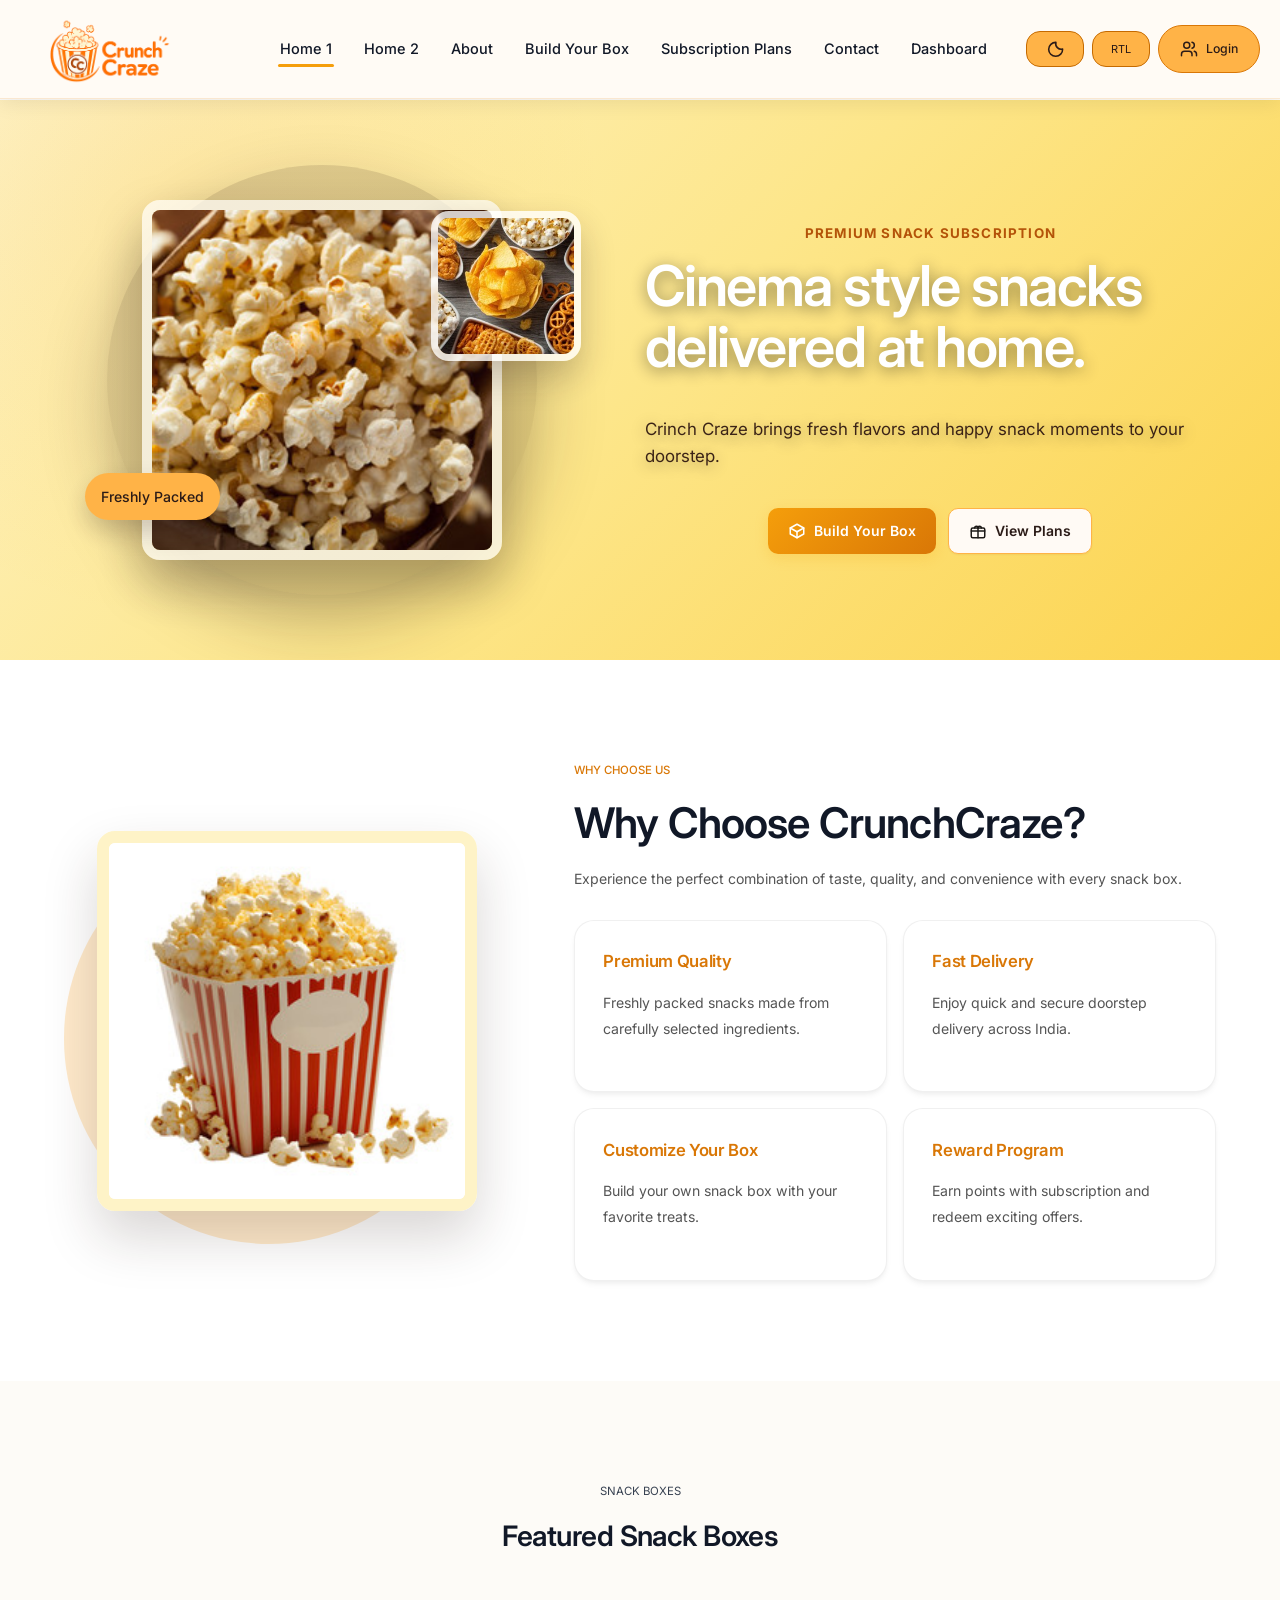
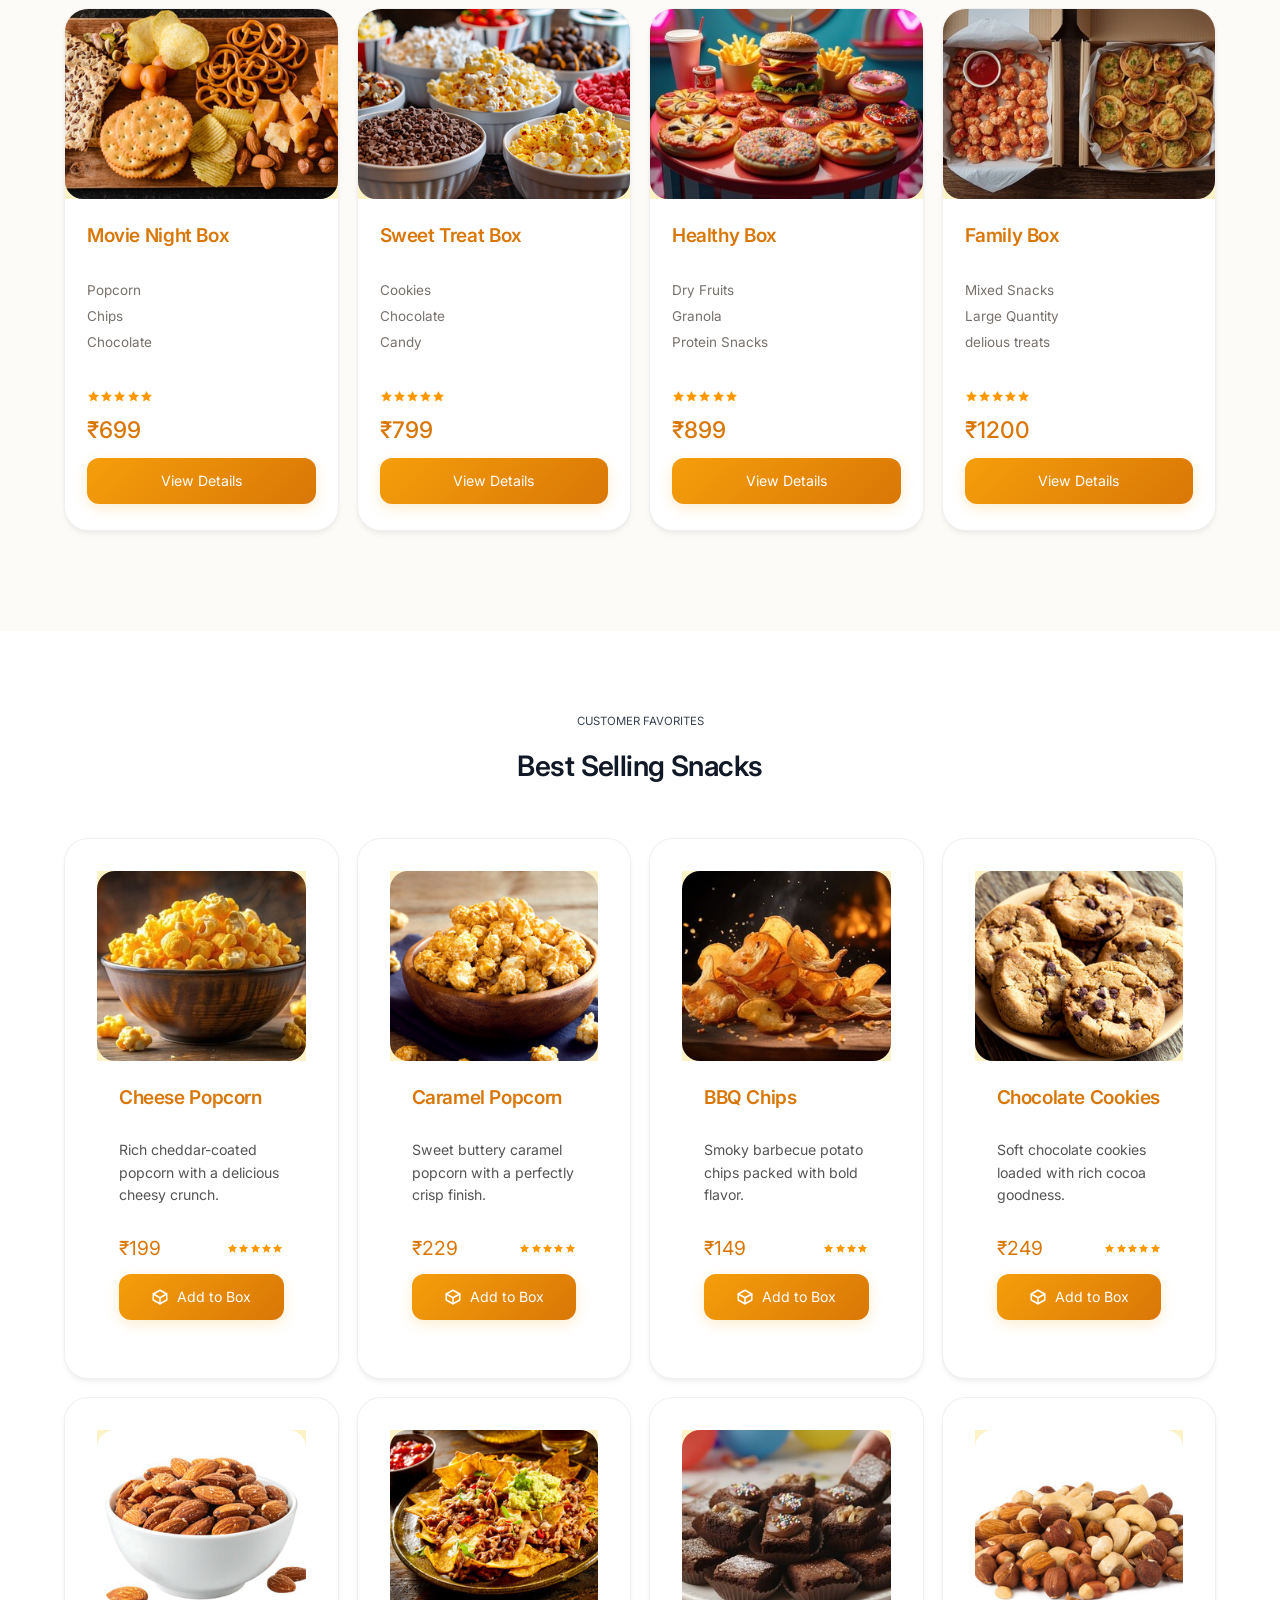
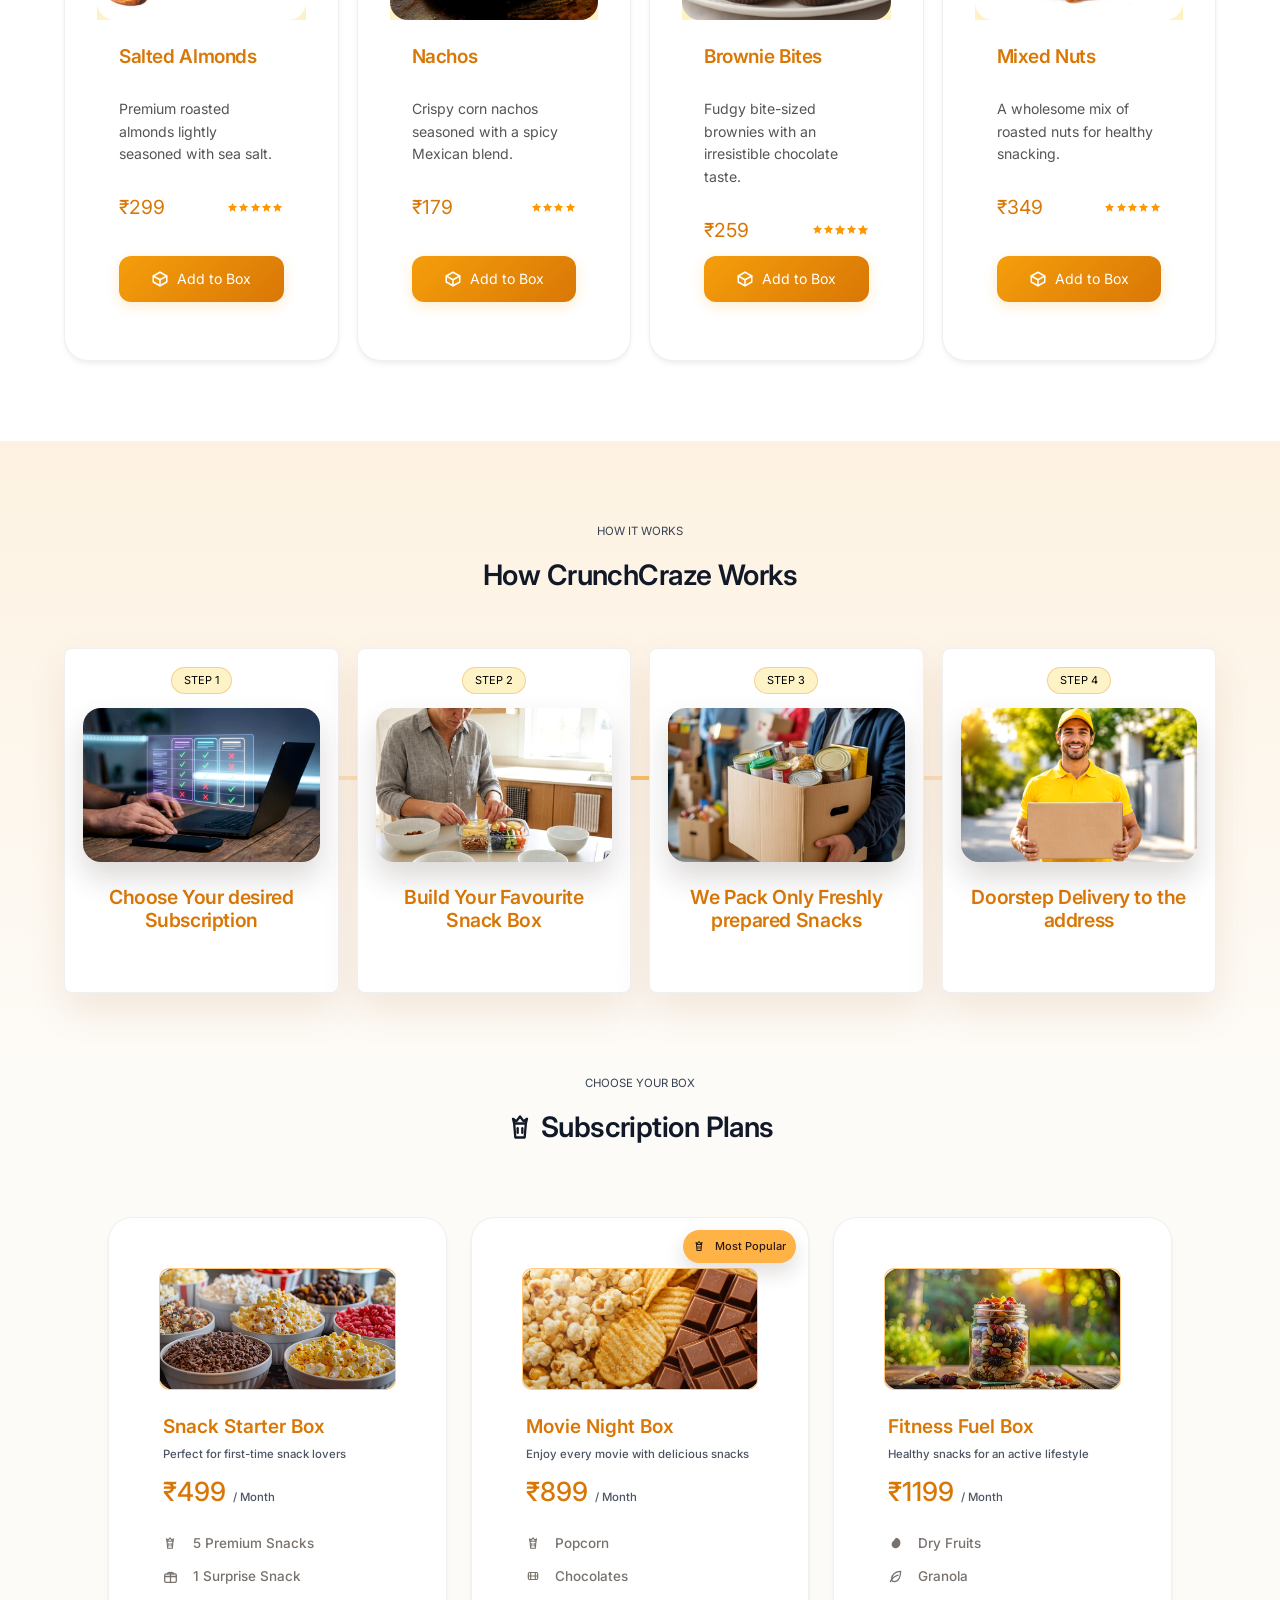
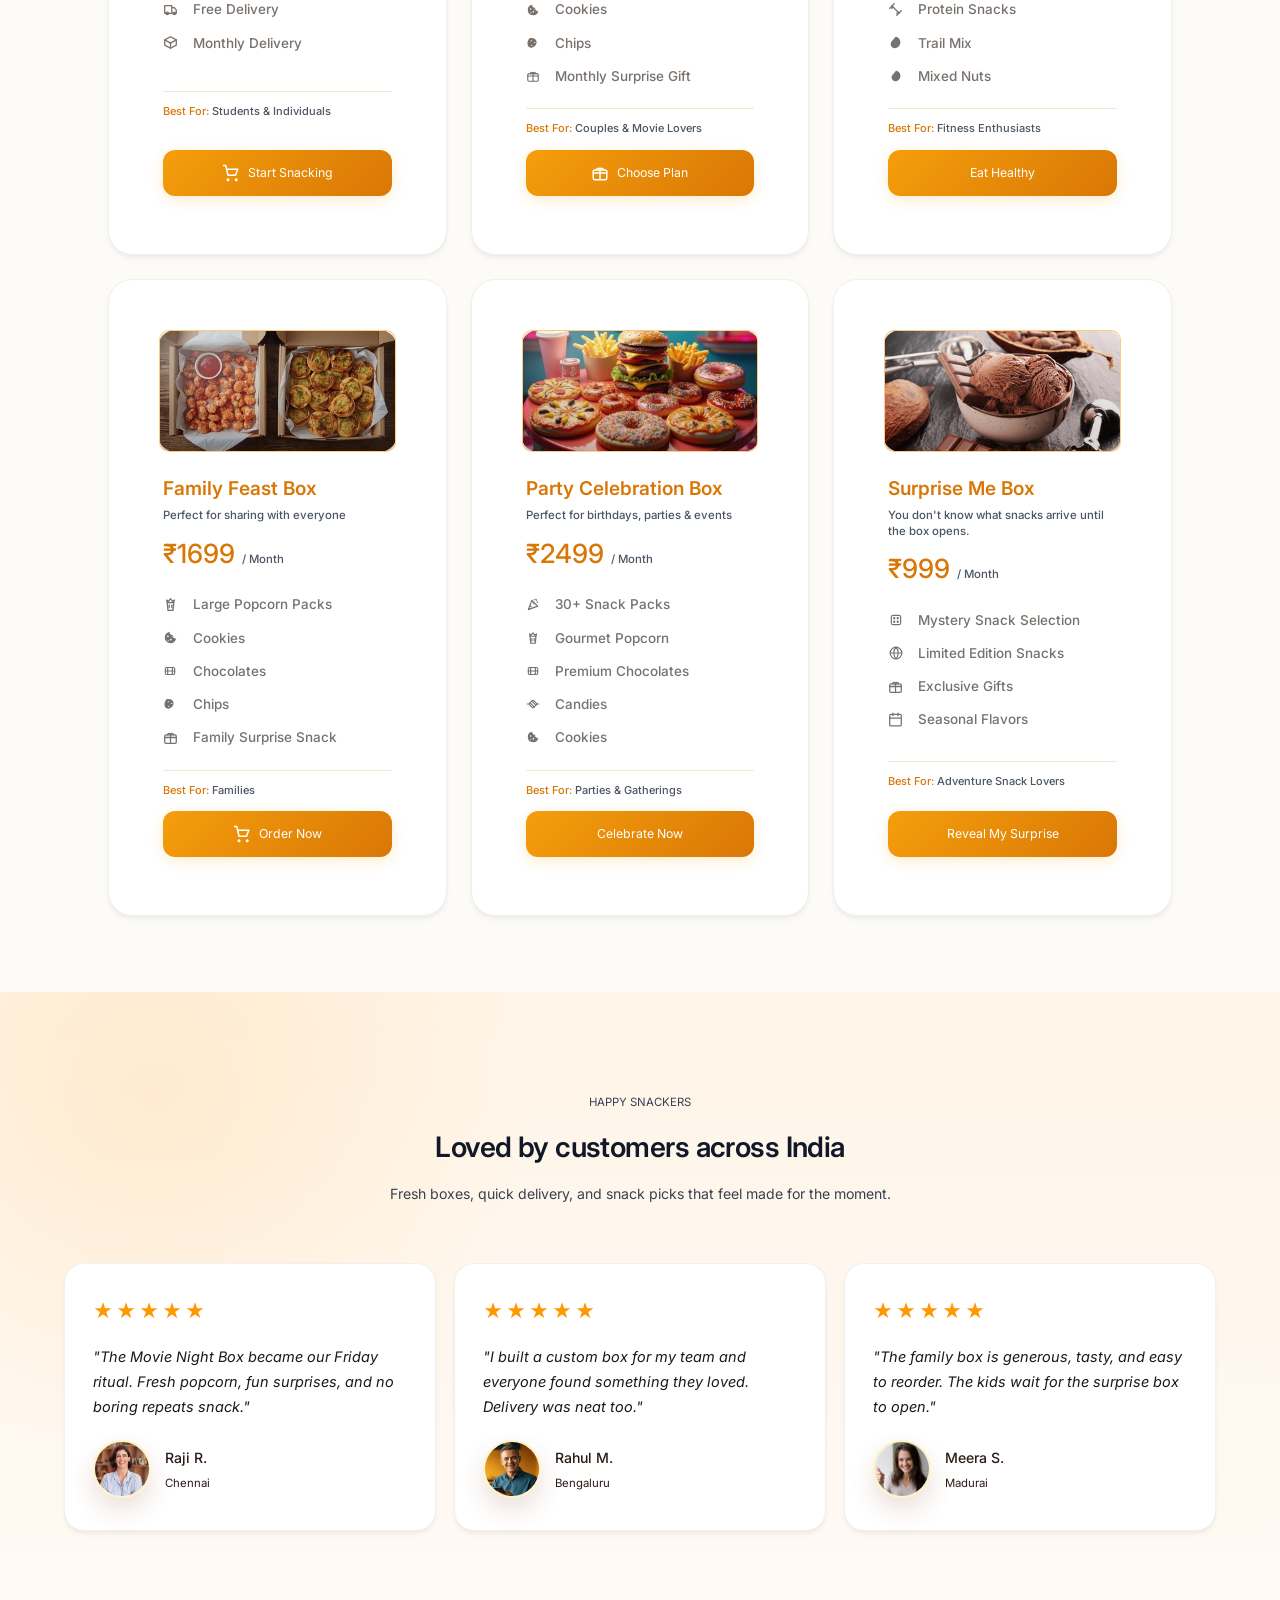
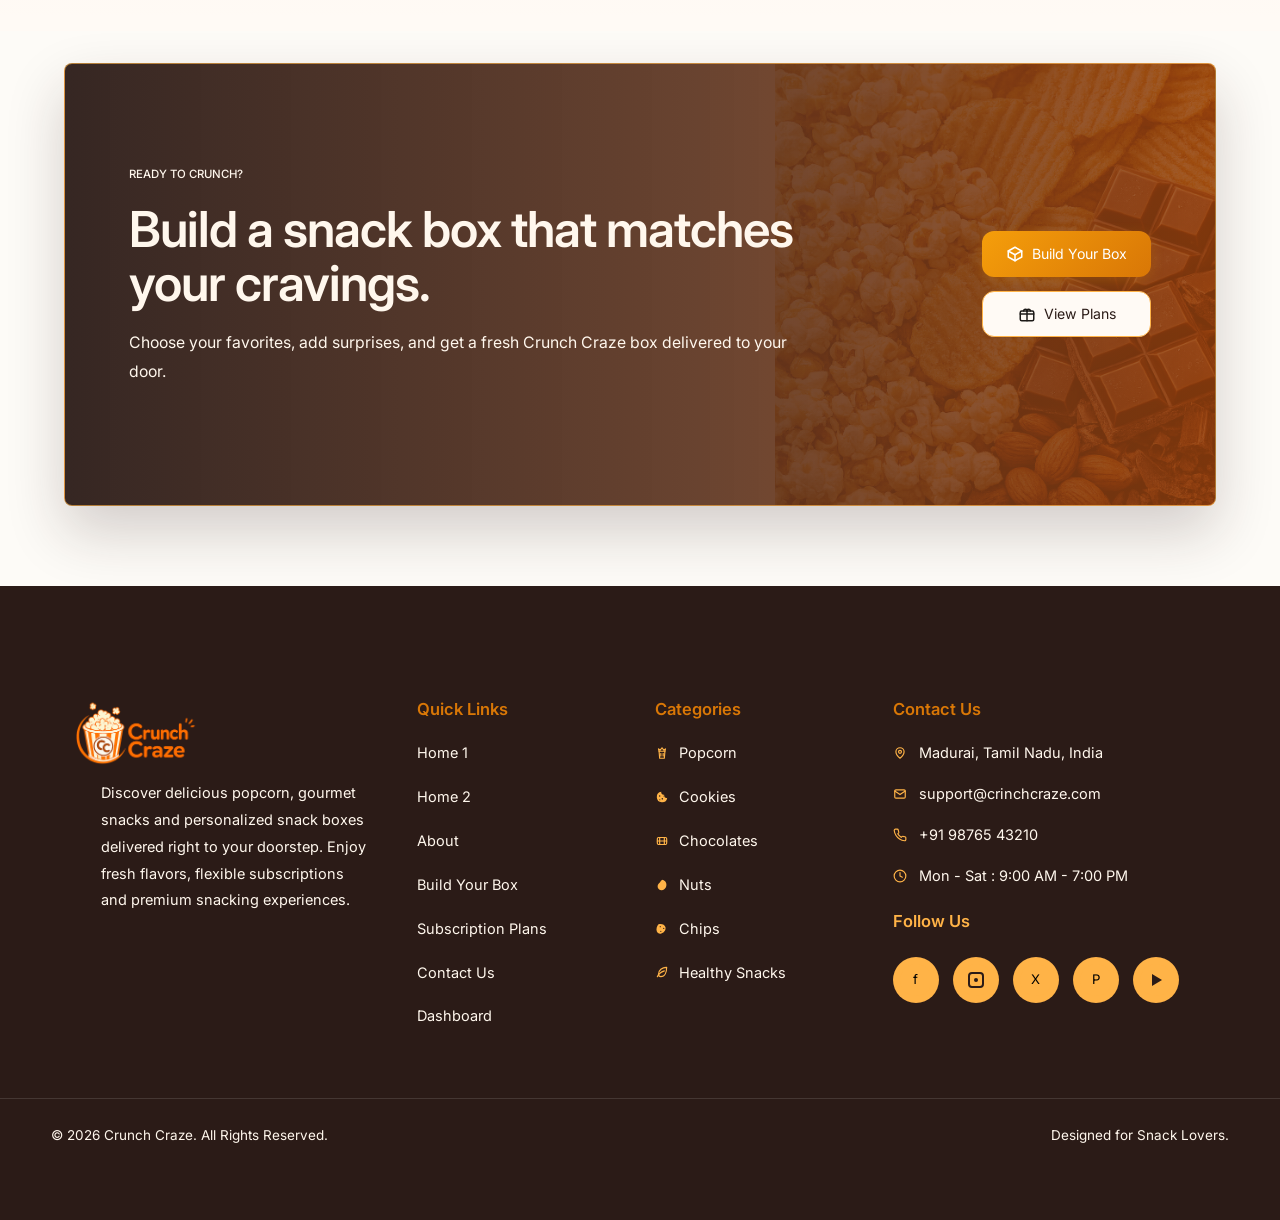
<file: index.html>
<!DOCTYPE html>
<html lang="en">

<head>
  <meta charset="UTF-8">
  <meta name="viewport" content="width=device-width, initial-scale=1.0">
  <title>Crinch Craze | Specialty Snack Subscription</title>
  <link rel="preconnect" href="https://fonts.googleapis.com">
  <link rel="preconnect" href="https://fonts.gstatic.com" crossorigin>
  <link href="https://fonts.googleapis.com/css2?family=Inter:wght@300;400;500;600;700;800&display=swap"
    rel="stylesheet">
  <link rel="icon" type="image/png" href="image/logo.png">
  <link rel="stylesheet" href="css/style.css">
</head>

<body>
  <div class="page" id="top">
    <header>
      <a class="brand" href="index.html" aria-label="Crunch Craze home">
        <img class="logo" src="image/logo.png" alt="Crunch Craze logo">
      </a>
      <div class="header-controls">
        <button class="dark-toggle" type="button" aria-label="Switch to dark mode"><i class="cc-icon cc-icon-moon"
            aria-hidden="true"></i></button>
        <button class="rtl-toggle" type="button" aria-label="Switch to RTL layout">RTL</button>
        <a class="auth-link login-link" href="login.html"><i class="cc-icon cc-icon-users" aria-hidden="true"></i> <span>Login</span></a>
        <button class="nav-toggle" type="button" aria-label="Toggle menu" aria-expanded="false"
          aria-controls="main-nav">
          <span></span>
          <span></span>
          <span></span>
        </button>
      </div>
      <nav id="main-nav" aria-label="Main navigation">
        <a href="index.html" aria-current="page">Home 1</a>
        <a href="home2.html">Home 2</a>
        <a href="about.html">About</a>
        <a href="build-your-box.html">Build Your Box</a>
        <a href="subscription-plans.html">Subscription Plans</a>
        <a href="contact.html">Contact</a>
        <a href="dashboard.html">Dashboard</a>
        <div class="nav-actions" aria-label="Quick controls">
          <button class="dark-toggle" type="button" aria-label="Switch to dark mode"><i class="cc-icon cc-icon-moon"
              aria-hidden="true"></i></button>
          <button class="rtl-toggle" type="button" aria-label="Switch to RTL layout">RTL</button>
          <a class="auth-link login-link" href="login.html"><i class="cc-icon cc-icon-users" aria-hidden="true"></i> <span>Login</span></a>
        </div>
      </nav>
    </header>

    <main>
      <section class="hero" aria-label="Crinch Craze hero">
        <div class="hero-visual">
          <div class="hero-badge">Freshly Packed</div>
          <img class="hero-main-image" src="image/a1.jpg" alt="A cup of gourmet popcorn">
          <img class="hero-mini-image" src="image/a2.jpg" alt="Popcorn snack detail">
        </div>
        <div class="hero-content">
          <p class="hero-kicker">Premium Snack Subscription</p>
          <h1>Cinema style snacks delivered at home.</h1>
          <p>
            Crinch Craze brings fresh flavors and happy snack moments to your doorstep.
          </p>
          <div class="actions">
            <a class="button primary" href="build-your-box.html">
              <i class="cc-icon cc-icon-package" aria-hidden="true"></i>
              Build Your Box
            </a>
            <a class="button" href="subscription-plans.html">
              View Plans
            </a>
          </div>
        </div>
      </section>

      <section class="why-choose" aria-labelledby="why-heading">
        <div class="why-image reveal-on-scroll">
          <img src="image/a3.jpg" alt="Popcorn bucket for CrunchCraze snacks">
        </div>
        <div class="why-content">
          <p class="section-kicker reveal-on-scroll">Why Choose Us</p>
          <h2 id="why-heading" class="reveal-on-scroll">Why Choose CrunchCraze?</h2>
          <p>
            Experience the perfect combination of taste, quality, and convenience with every snack box.
          </p>

          <div class="why-cards">
            <article class="why-card reveal-on-scroll">
              <i class="why-icon cc-icon cc-icon-popcorn" aria-hidden="true"></i>
              <h3>Premium Quality</h3>
              <p>Freshly packed snacks made from carefully selected ingredients.</p>
            </article>
            <article class="why-card reveal-on-scroll">
              <i class="why-icon cc-icon cc-icon-truck" aria-hidden="true"></i>
              <h3>Fast Delivery</h3>
              <p>Enjoy quick and secure doorstep delivery across India.</p>
            </article>
            <article class="why-card reveal-on-scroll">
              <i class="why-icon cc-icon cc-icon-package" aria-hidden="true"></i>
              <h3>Customize Your Box</h3>
              <p>Build your own snack box with your favorite treats.</p>
            </article>
            <article class="why-card reveal-on-scroll">
              <i class="why-icon cc-icon cc-icon-gift" aria-hidden="true"></i>
              <h3>Reward Program</h3>
              <p>Earn points with subscription and redeem exciting offers.</p>
            </article>
          </div>
        </div>
      </section>

      <section class="featured-boxes" aria-labelledby="featured-heading">
        <div class="section-header reveal-on-scroll">
          <p class="section-kicker">Snack Boxes</p>
          <h2 id="featured-heading">Featured Snack Boxes</h2>
        </div>

        <div class="box-cards">
          <article class="box-card reveal-on-scroll">
            <div class="box-image">
              <img src="image/a4.jpg" alt="Movie Night snack box with popcorn">
            </div>
            <div class="box-body">
              <h3>Movie Night Box</h3>
              <ul>
                <li>Popcorn</li>
                <li>Chips</li>
                <li>Chocolate</li>
              </ul>
              <div class="rating" aria-label="5 star rating"><i class="cc-icon cc-icon-star" aria-hidden="true"></i><i
                  class="cc-icon cc-icon-star" aria-hidden="true"></i><i class="cc-icon cc-icon-star"
                  aria-hidden="true"></i><i class="cc-icon cc-icon-star" aria-hidden="true"></i><i
                  class="cc-icon cc-icon-star" aria-hidden="true"></i></div>
              <div class="price">&#8377;699</div>
              <a class="button primary" href="#">View Details</a>
            </div>
          </article>

          <article class="box-card reveal-on-scroll">
            <div class="box-image">
              <img src="image/a5.png" alt="Sweet snack box">
            </div>
            <div class="box-body">
              <h3>Sweet Treat Box</h3>
              <ul>
                <li>Cookies</li>
                <li>Chocolate</li>
                <li>Candy</li>
              </ul>
              <div class="rating" aria-label="5 star rating"><i class="cc-icon cc-icon-star" aria-hidden="true"></i><i
                  class="cc-icon cc-icon-star" aria-hidden="true"></i><i class="cc-icon cc-icon-star"
                  aria-hidden="true"></i><i class="cc-icon cc-icon-star" aria-hidden="true"></i><i
                  class="cc-icon cc-icon-star" aria-hidden="true"></i></div>
              <div class="price">&#8377;799</div>
              <a class="button primary" href="#">View Details</a>
            </div>
          </article>

          <article class="box-card reveal-on-scroll">
            <div class="box-image">
              <img src="image/a6.png" alt="Healthy snack box">
            </div>
            <div class="box-body">
              <h3>Healthy Box</h3>
              <ul>
                <li>Dry Fruits</li>
                <li>Granola</li>
                <li>Protein Snacks</li>
              </ul>
              <div class="rating" aria-label="5 star rating"><i class="cc-icon cc-icon-star" aria-hidden="true"></i><i
                  class="cc-icon cc-icon-star" aria-hidden="true"></i><i class="cc-icon cc-icon-star"
                  aria-hidden="true"></i><i class="cc-icon cc-icon-star" aria-hidden="true"></i><i
                  class="cc-icon cc-icon-star" aria-hidden="true"></i></div>
              <div class="price">&#8377;899</div>
              <a class="button primary" href="#">View Details</a>
            </div>
          </article>

          <article class="box-card reveal-on-scroll">
            <div class="box-image">
              <img src="image/a7.jpg" alt="Family snack box">
            </div>
            <div class="box-body">
              <h3>Family Box</h3>
              <ul>
                <li>Mixed Snacks</li>
                <li>Large Quantity</li>
                <li>delious treats</li>
              </ul>
              <div class="rating" aria-label="5 star rating"><i class="cc-icon cc-icon-star" aria-hidden="true"></i><i
                  class="cc-icon cc-icon-star" aria-hidden="true"></i><i class="cc-icon cc-icon-star"
                  aria-hidden="true"></i><i class="cc-icon cc-icon-star" aria-hidden="true"></i><i
                  class="cc-icon cc-icon-star" aria-hidden="true"></i></div>
              <div class="price">&#8377;1200</div>
              <a class="button primary" href="#">View Details</a>
            </div>
          </article>
        </div>
      </section>

      <section class="best-selling" aria-labelledby="best-selling-heading">
        <div class="section-header reveal-on-scroll">
          <p class="section-kicker">Customer Favorites</p>
          <h2 id="best-selling-heading">Best Selling Snacks</h2>
        </div>

        <div class="product-grid">
          <article class="product-card reveal-on-scroll">
            <div class="product-image">
              <img src="image/a8.jpg" alt="Cheese Popcorn">
            </div>
            <div class="product-body">
              <h3>Cheese Popcorn</h3>
              <p>Rich cheddar-coated popcorn with a delicious cheesy crunch.</p>
              <div class="product-meta">
                <span class="product-price">&#8377;199</span>
                <span class="product-rating" aria-label="5 star rating"><i class="cc-icon cc-icon-star"
                    aria-hidden="true"></i><i class="cc-icon cc-icon-star" aria-hidden="true"></i><i
                    class="cc-icon cc-icon-star" aria-hidden="true"></i><i class="cc-icon cc-icon-star"
                    aria-hidden="true"></i><i class="cc-icon cc-icon-star" aria-hidden="true"></i></span>
              </div>
              <a class="button primary" href="#">Add to Box</a>
            </div>
          </article>

          <article class="product-card reveal-on-scroll">
            <div class="product-image">
              <img src="image/a9.jpg" alt="Caramel Popcorn">
            </div>
            <div class="product-body">
              <h3>Caramel Popcorn</h3>
              <p>Sweet buttery caramel popcorn with a perfectly crisp finish.</p>
              <div class="product-meta">
                <span class="product-price">&#8377;229</span>
                <span class="product-rating" aria-label="5 star rating"><i class="cc-icon cc-icon-star"
                    aria-hidden="true"></i><i class="cc-icon cc-icon-star" aria-hidden="true"></i><i
                    class="cc-icon cc-icon-star" aria-hidden="true"></i><i class="cc-icon cc-icon-star"
                    aria-hidden="true"></i><i class="cc-icon cc-icon-star" aria-hidden="true"></i></span>
              </div>
              <a class="button primary" href="#">Add to Box</a>
            </div>
          </article>

          <article class="product-card reveal-on-scroll">
            <div class="product-image">
              <img src="image/a10.jpg" alt="BBQ Chips">
            </div>
            <div class="product-body">
              <h3>BBQ Chips</h3>
              <p>Smoky barbecue potato chips packed with bold flavor.</p>
              <div class="product-meta">
                <span class="product-price">&#8377;149</span>
                <span class="product-rating" aria-label="4 star rating"><i class="cc-icon cc-icon-star"
                    aria-hidden="true"></i><i class="cc-icon cc-icon-star" aria-hidden="true"></i><i
                    class="cc-icon cc-icon-star" aria-hidden="true"></i><i class="cc-icon cc-icon-star"
                    aria-hidden="true"></i></span>
              </div>
              <a class="button primary" href="#">Add to Box</a>
            </div>
          </article>

          <article class="product-card reveal-on-scroll">
            <div class="product-image">
              <img src="image/a11.jpg" alt="Chocolate Cookies">
            </div>
            <div class="product-body">
              <h3>Chocolate Cookies</h3>
              <p>Soft chocolate cookies loaded with rich cocoa goodness.</p>
              <div class="product-meta">
                <span class="product-price">&#8377;249</span>
                <span class="product-rating" aria-label="5 star rating"><i class="cc-icon cc-icon-star"
                    aria-hidden="true"></i><i class="cc-icon cc-icon-star" aria-hidden="true"></i><i
                    class="cc-icon cc-icon-star" aria-hidden="true"></i><i class="cc-icon cc-icon-star"
                    aria-hidden="true"></i><i class="cc-icon cc-icon-star" aria-hidden="true"></i></span>
              </div>
              <a class="button primary" href="#">Add to Box</a>
            </div>
          </article>

          <article class="product-card reveal-on-scroll">
            <div class="product-image">
              <img src="image/12.jpg" alt="Salted Almonds">
            </div>
            <div class="product-body">
              <h3>Salted Almonds</h3>
              <p>Premium roasted almonds lightly seasoned with sea salt.</p>
              <div class="product-meta">
                <span class="product-price">&#8377;299</span>
                <span class="product-rating" aria-label="5 star rating"><i class="cc-icon cc-icon-star"
                    aria-hidden="true"></i><i class="cc-icon cc-icon-star" aria-hidden="true"></i><i
                    class="cc-icon cc-icon-star" aria-hidden="true"></i><i class="cc-icon cc-icon-star"
                    aria-hidden="true"></i><i class="cc-icon cc-icon-star" aria-hidden="true"></i></span>
              </div>
              <a class="button primary" href="#">Add to Box</a>
            </div>
          </article>

          <article class="product-card reveal-on-scroll">
            <div class="product-image">
              <img src="image/a13.jpg" alt="Nachos">
            </div>
            <div class="product-body">
              <h3>Nachos</h3>
              <p>Crispy corn nachos seasoned with a spicy Mexican blend.</p>
              <div class="product-meta">
                <span class="product-price">&#8377;179</span>
                <span class="product-rating" aria-label="4 star rating"><i class="cc-icon cc-icon-star"
                    aria-hidden="true"></i><i class="cc-icon cc-icon-star" aria-hidden="true"></i><i
                    class="cc-icon cc-icon-star" aria-hidden="true"></i><i class="cc-icon cc-icon-star"
                    aria-hidden="true"></i></span>
              </div>
              <a class="button primary" href="#">Add to Box</a>
            </div>
          </article>

          <article class="product-card reveal-on-scroll">
            <div class="product-image">
              <img src="image/a14.jpg" alt="Brownie Bites">
            </div>
            <div class="product-body">
              <h3>Brownie Bites</h3>
              <p>Fudgy bite-sized brownies with an irresistible chocolate taste.</p>
              <div class="product-meta">
                <span class="product-price">&#8377;259</span>
                <span class="product-rating" aria-label="5 star rating"><i class="cc-icon cc-icon-star"
                    aria-hidden="true"></i><i class="cc-icon cc-icon-star" aria-hidden="true"></i><i
                    class="cc-icon cc-icon-star" aria-hidden="true"></i><i class="cc-icon cc-icon-star"
                    aria-hidden="true"></i><i class="cc-icon cc-icon-star" aria-hidden="true"></i></span>
              </div>
              <a class="button primary" href="#">Add to Box</a>
            </div>
          </article>

          <article class="product-card reveal-on-scroll">
            <div class="product-image">
              <img src="image/a15.jpg" alt="Mixed Nuts">
            </div>
            <div class="product-body">
              <h3>Mixed Nuts</h3>
              <p>A wholesome mix of roasted nuts for healthy snacking.</p>
              <div class="product-meta">
                <span class="product-price">&#8377;349</span>
                <span class="product-rating" aria-label="5 star rating"><i class="cc-icon cc-icon-star"
                    aria-hidden="true"></i><i class="cc-icon cc-icon-star" aria-hidden="true"></i><i
                    class="cc-icon cc-icon-star" aria-hidden="true"></i><i class="cc-icon cc-icon-star"
                    aria-hidden="true"></i><i class="cc-icon cc-icon-star" aria-hidden="true"></i></span>
              </div>
              <a class="button primary" href="#">Add to Box</a>
            </div>
          </article>
        </div>
      </section>

      <section class="how-it-works" aria-labelledby="how-heading">
        <div class="section-header reveal-on-scroll">
          <p class="section-kicker">How It Works</p>
          <h2 id="how-heading">How CrunchCraze Works</h2>
        </div>

        <div class="steps-flow" aria-label="CrunchCraze subscription steps">
          <article class="step-card reveal-on-scroll">
            <span class="step-number">Step 1</span>
            <img class="step-image" src="image/a0.jpg" alt="Snack subscription box">
            <i class="step-icon cc-icon cc-icon-package" aria-hidden="true"></i>
            <h3>Choose Your desired Subscription</h3>
          </article>

          <article class="step-card reveal-on-scroll">
            <span class="step-number">Step 2</span>
            <img class="step-image" src="image/1.jpg" alt="Popcorn and snacks">
            <i class="step-icon cc-icon cc-icon-popcorn" aria-hidden="true"></i>
            <h3>Build Your Favourite Snack Box</h3>
          </article>

          <article class="step-card reveal-on-scroll">
            <span class="step-number">Step 3</span>
            <img class="step-image" src="image/2.jpg" alt="Packed fresh snack mix">
            <i class="step-icon cc-icon cc-icon-gift" aria-hidden="true"></i>
            <h3>We Pack Only Freshly prepared Snacks</h3>
          </article>

          <article class="step-card reveal-on-scroll">
            <span class="step-number">Step 4</span>
            <img class="step-image" src="image/3.jpg" alt="Delivered snack box">
            <i class="step-icon cc-icon cc-icon-truck" aria-hidden="true"></i>
            <h3>Doorstep Delivery to the address</address>
            </h3>
          </article>
        </div>
      </section>




  </div>

  <div class="section-header reveal-on-scroll">
    <p class="section-kicker">Choose Your Box</p>
    <h2><i class="cc-icon cc-icon-popcorn" aria-hidden="true"></i> Subscription Plans</h2>
  </div>

  <div class="plan-slider-shell">
    <div class="plan-cards" aria-label="Swipe subscription plans">
      <article class="plan-card reveal-on-scroll" id="plan-1">
        <div class="plan-visual starter-plan" aria-hidden="true">
          <img class="plan-visual-image" src="image/a5.png" alt="">
        </div>
        <div class="plan-body">
          <h3>Snack Starter Box</h3>
          <p class="plan-tagline">Perfect for first-time snack lovers</p>
          <div class="plan-price">&#8377;499 <span>/ Month</span></div>
          <ul>
            <li><i class="cc-icon cc-icon-popcorn" aria-hidden="true"></i> 5 Premium Snacks</li>
            <li><i class="cc-icon cc-icon-gift" aria-hidden="true"></i> 1 Surprise Snack</li>
            <li><i class="cc-icon cc-icon-truck" aria-hidden="true"></i> Free Delivery</li>
            <li><i class="cc-icon cc-icon-package" aria-hidden="true"></i> Monthly Delivery</li>
          </ul>
          <p class="best-for"><strong>Best For:</strong> Students &amp; Individuals</p>
          <a class="button primary" href="#">Start Snacking</a>
        </div>
      </article>

      <article class="plan-card premium-plan-card reveal-on-scroll" id="plan-2">
        <div class="popular-badge"><i class="cc-icon cc-icon-popcorn" aria-hidden="true"></i> Most Popular</div>
        <div class="plan-visual premium-plan" aria-hidden="true">
          <img class="plan-visual-image" src="image/a4.png" alt="">
        </div>
        <div class="plan-body">
          <h3>Movie Night Box</h3>
          <p class="plan-tagline">Enjoy every movie with delicious snacks</p>
          <div class="plan-price">&#8377;899 <span>/ Month</span></div>
          <ul>
            <li><i class="cc-icon cc-icon-popcorn" aria-hidden="true"></i> Popcorn</li>
            <li><i class="cc-icon cc-icon-bar" aria-hidden="true"></i> Chocolates</li>
            <li><i class="cc-icon cc-icon-cookie" aria-hidden="true"></i> Cookies</li>
            <li><i class="cc-icon cc-icon-chip" aria-hidden="true"></i> Chips</li>
            <li><i class="cc-icon cc-icon-gift" aria-hidden="true"></i> Monthly Surprise Gift</li>
          </ul>
          <p class="best-for"><strong>Best For:</strong> Couples &amp; Movie Lovers</p>
          <a class="button primary" href="#">Choose Plan</a>
        </div>
      </article>

      <article class="plan-card reveal-on-scroll" id="plan-3">
        <div class="plan-visual fitness-plan" aria-hidden="true">
          <img class="plan-visual-image" src="image/c12.jpg" alt="">
        </div>
        <div class="plan-body">
          <h3>Fitness Fuel Box</h3>
          <p class="plan-tagline">Healthy snacks for an active lifestyle</p>
          <div class="plan-price">&#8377;1199 <span>/ Month</span></div>
          <ul>
            <li><i class="cc-icon cc-icon-nut" aria-hidden="true"></i> Dry Fruits</li>
            <li><i class="cc-icon cc-icon-leaf" aria-hidden="true"></i> Granola</li>
            <li><i class="cc-icon cc-icon-dumbbell" aria-hidden="true"></i> Protein Snacks</li>
            <li><i class="cc-icon cc-icon-nut" aria-hidden="true"></i> Trail Mix</li>
            <li><i class="cc-icon cc-icon-nut" aria-hidden="true"></i> Mixed Nuts</li>
          </ul>
          <p class="best-for"><strong>Best For:</strong> Fitness Enthusiasts</p>
          <a class="button primary" href="#">Eat Healthy</a>
        </div>
      </article>

      <article class="plan-card reveal-on-scroll" id="plan-4">
        <div class="plan-visual family-plan" aria-hidden="true">
          <img class="plan-visual-image" src="image/a7.jpg" alt="">
        </div>
        <div class="plan-body">
          <h3>Family Feast Box</h3>
          <p class="plan-tagline">Perfect for sharing with everyone</p>
          <div class="plan-price">&#8377;1699 <span>/ Month</span></div>
          <ul>
            <li><i class="cc-icon cc-icon-popcorn" aria-hidden="true"></i> Large Popcorn Packs</li>
            <li><i class="cc-icon cc-icon-cookie" aria-hidden="true"></i> Cookies</li>
            <li><i class="cc-icon cc-icon-bar" aria-hidden="true"></i> Chocolates</li>
            <li><i class="cc-icon cc-icon-chip" aria-hidden="true"></i> Chips</li>
            <li><i class="cc-icon cc-icon-gift" aria-hidden="true"></i> Family Surprise Snack</li>
          </ul>
          <p class="best-for"><strong>Best For:</strong> Families</p>
          <a class="button primary" href="#">Order Now</a>
        </div>
      </article>

      <article class="plan-card reveal-on-scroll" id="plan-5">
        <div class="plan-visual party-plan" aria-hidden="true">
          <img class="plan-visual-image" src="image/a6.png" alt="">
        </div>
        <div class="plan-body">
          <h3>Party Celebration Box</h3>
          <p class="plan-tagline">Perfect for birthdays, parties &amp; events</p>
          <div class="plan-price">&#8377;2499 <span>/ Month</span></div>
          <ul>
            <li><i class="cc-icon cc-icon-party" aria-hidden="true"></i> 30+ Snack Packs</li>
            <li><i class="cc-icon cc-icon-popcorn" aria-hidden="true"></i> Gourmet Popcorn</li>
            <li><i class="cc-icon cc-icon-bar" aria-hidden="true"></i> Premium Chocolates</li>
            <li><i class="cc-icon cc-icon-candy" aria-hidden="true"></i> Candies</li>
            <li><i class="cc-icon cc-icon-cookie" aria-hidden="true"></i> Cookies</li>
          </ul>
          <p class="best-for"><strong>Best For:</strong> Parties &amp; Gatherings</p>
          <a class="button primary" href="#">Celebrate Now</a>
        </div>
      </article>

      <article class="plan-card surprise-plan-card reveal-on-scroll" id="plan-6">
        <div class="plan-visual surprise-plan" aria-hidden="true">
          <img class="plan-visual-image" src="image/c11.jpg" alt="">
        </div>
        <div class="plan-body">
          <h3>Surprise Me Box</h3>
          <p class="plan-tagline">You don't know what snacks arrive until the box opens.</p>
          <div class="plan-price">&#8377;999 <span>/ Month</span></div>
          <ul>
            <li><i class="cc-icon cc-icon-dice" aria-hidden="true"></i> Mystery Snack Selection</li>
            <li><i class="cc-icon cc-icon-globe" aria-hidden="true"></i> Limited Edition Snacks</li>
            <li><i class="cc-icon cc-icon-gift" aria-hidden="true"></i> Exclusive Gifts</li>
            <li><i class="cc-icon cc-icon-calendar" aria-hidden="true"></i> Seasonal Flavors</li>
          </ul>
          <p class="best-for"><strong>Best For:</strong> Adventure Snack Lovers</p>
          <a class="button primary" href="#surprise-box">Reveal My Surprise</a>
        </div>
      </article>
    </div>
  </div>



  <section class="home-testimonials" aria-labelledby="home-testimonials-heading">
    <div class="section-header reveal-on-scroll">
      <p class="section-kicker">Happy Snackers</p>
      <h2 id="home-testimonials-heading">Loved by customers across India</h2>
      <p class="section-intro">Fresh boxes, quick delivery, and snack picks that feel made for the moment.</p>
    </div>

    <div class="home-testimonial-grid">
      <article class="home-testimonial-card reveal-on-scroll">
        <div class="stars" aria-label="5 star rating">&#9733;&#9733;&#9733;&#9733;&#9733;</div>
        <p>"The Movie Night Box became our Friday ritual. Fresh popcorn, fun surprises, and no boring repeats snack."</p>
        <div class="home-testimonial-profile">
          <img src="image/user1.jpg" alt="Aishwarya R.">
          <div>
            <strong>Raji R.</strong>
            <span>Chennai</span>
          </div>
        </div>
      </article>
      <article class="home-testimonial-card reveal-on-scroll">
        <div class="stars" aria-label="5 star rating">&#9733;&#9733;&#9733;&#9733;&#9733;</div>
        <p>"I built a custom box for my team and everyone found something they loved. Delivery was neat too."</p>
        <div class="home-testimonial-profile">
          <img src="image/user2.jpg" alt="Rahul M.">
          <div>
            <strong>Rahul M.</strong>
            <span>Bengaluru</span>
          </div>
        </div>
      </article>
      <article class="home-testimonial-card reveal-on-scroll">
        <div class="stars" aria-label="5 star rating">&#9733;&#9733;&#9733;&#9733;&#9733;</div>
        <p>"The family box is generous, tasty, and easy to reorder. The kids wait for the surprise box to open."</p>
        <div class="home-testimonial-profile">
          <img src="image/user3.jpg" alt="Meera S.">
          <div>
            <strong>Meera S.</strong>
            <span>Madurai</span>
          </div>
        </div>
      </article>
    </div>
  </section>

  <section class="home-final-cta reveal-on-scroll" aria-labelledby="home-final-cta-heading">
    <div>
      <p class="section-kicker">Ready to Crunch?</p>
      <h2 id="home-final-cta-heading">Build a snack box that matches your cravings.</h2>
      <p>Choose your favorites, add surprises, and get a fresh Crunch Craze box delivered to your door.</p>
    </div>
    <div class="home-final-cta-actions">
      <a class="button primary" href="build-your-box.html">Build Your Box</a>
      <a class="button" href="subscription-plans.html">View Plans</a>
    </div>
  </section>
  </main>

  <footer class="ccf-footer">

    <div class="ccf-container">

      <!-- Brand -->
      <div class="ccf-brand">

        <a href="index.html" class="ccf-logo-wrap">
          <img src="image/logo.png" alt="Crunch Craze" class="ccf-logo">
        </a>

        <p class="ccf-desc">
          Discover delicious popcorn, gourmet snacks and personalized snack
          boxes delivered right to your doorstep. Enjoy fresh flavors,
          flexible subscriptions and premium snacking experiences.
        </p>

      </div>

      <!-- Quick Links -->
      <div class="ccf-column">

        <h3>Quick Links</h3>

        <ul>

          <li><a href="index.html">Home 1</a></li>

          <li><a href="home2.html">Home 2</a></li>

          <li><a href="about.html">About</a></li>

          <li><a href="build-your-box.html">Build Your Box</a></li>

          <li><a href="subscription-plans.html">Subscription Plans</a></li>

          <li><a href="contact.html">Contact Us</a></li>

          <li><a href="dashboard.html">Dashboard</a></li>

        </ul>

      </div>

      <!-- Categories -->

      <div class="ccf-column">

        <h3>Categories</h3>

        <ul>

          <li><i class="cc-icon cc-icon-popcorn"></i> Popcorn</li>

          <li><i class="cc-icon cc-icon-cookie"></i> Cookies</li>

          <li><i class="cc-icon cc-icon-bar"></i> Chocolates</li>

          <li><i class="cc-icon cc-icon-nut"></i> Nuts</li>

          <li><i class="cc-icon cc-icon-chip"></i> Chips</li>

          <li><i class="cc-icon cc-icon-leaf"></i> Healthy Snacks</li>

        </ul>

      </div>

      <!-- Contact -->

      <div class="ccf-column">

        <h3>Contact Us</h3>

        <div class="ccf-contact">

          <span>
            <i class="cc-icon cc-icon-map-pin"></i>
            Madurai, Tamil Nadu, India
          </span>

          <span>
            <i class="cc-icon cc-icon-mail"></i>
            support@crinchcraze.com
          </span>

          <span>
            <i class="cc-icon cc-icon-phone"></i>
            +91 98765 43210
          </span>

          <span>
            <i class="cc-icon cc-icon-clock"></i>
            Mon - Sat : 9:00 AM - 7:00 PM
          </span>

        </div>

        <h4>Follow Us</h4>

        <div class="ccf-social">

          <a href="#"><span class="social-icon">f</span></a>

          <a href="#"><span class="social-icon camera-icon"></span></a>

          <a href="#"><span class="social-icon">X</span></a>

          <a href="#"><span class="social-icon">P</span></a>

          <a href="#"><span class="social-icon play-icon"></span></a>

        </div>

      </div>

    </div>

    <div class="ccf-bottom">

      <p>© 2026 Crunch Craze. All Rights Reserved.</p>

      <p>Designed for Snack Lovers.</p>

    </div>

  </footer>

  <a class="back-to-top" href="#top" aria-label="Back to top">&uarr;</a>
  <script src="js/script.js"></script>
</body>

</html>
</file>
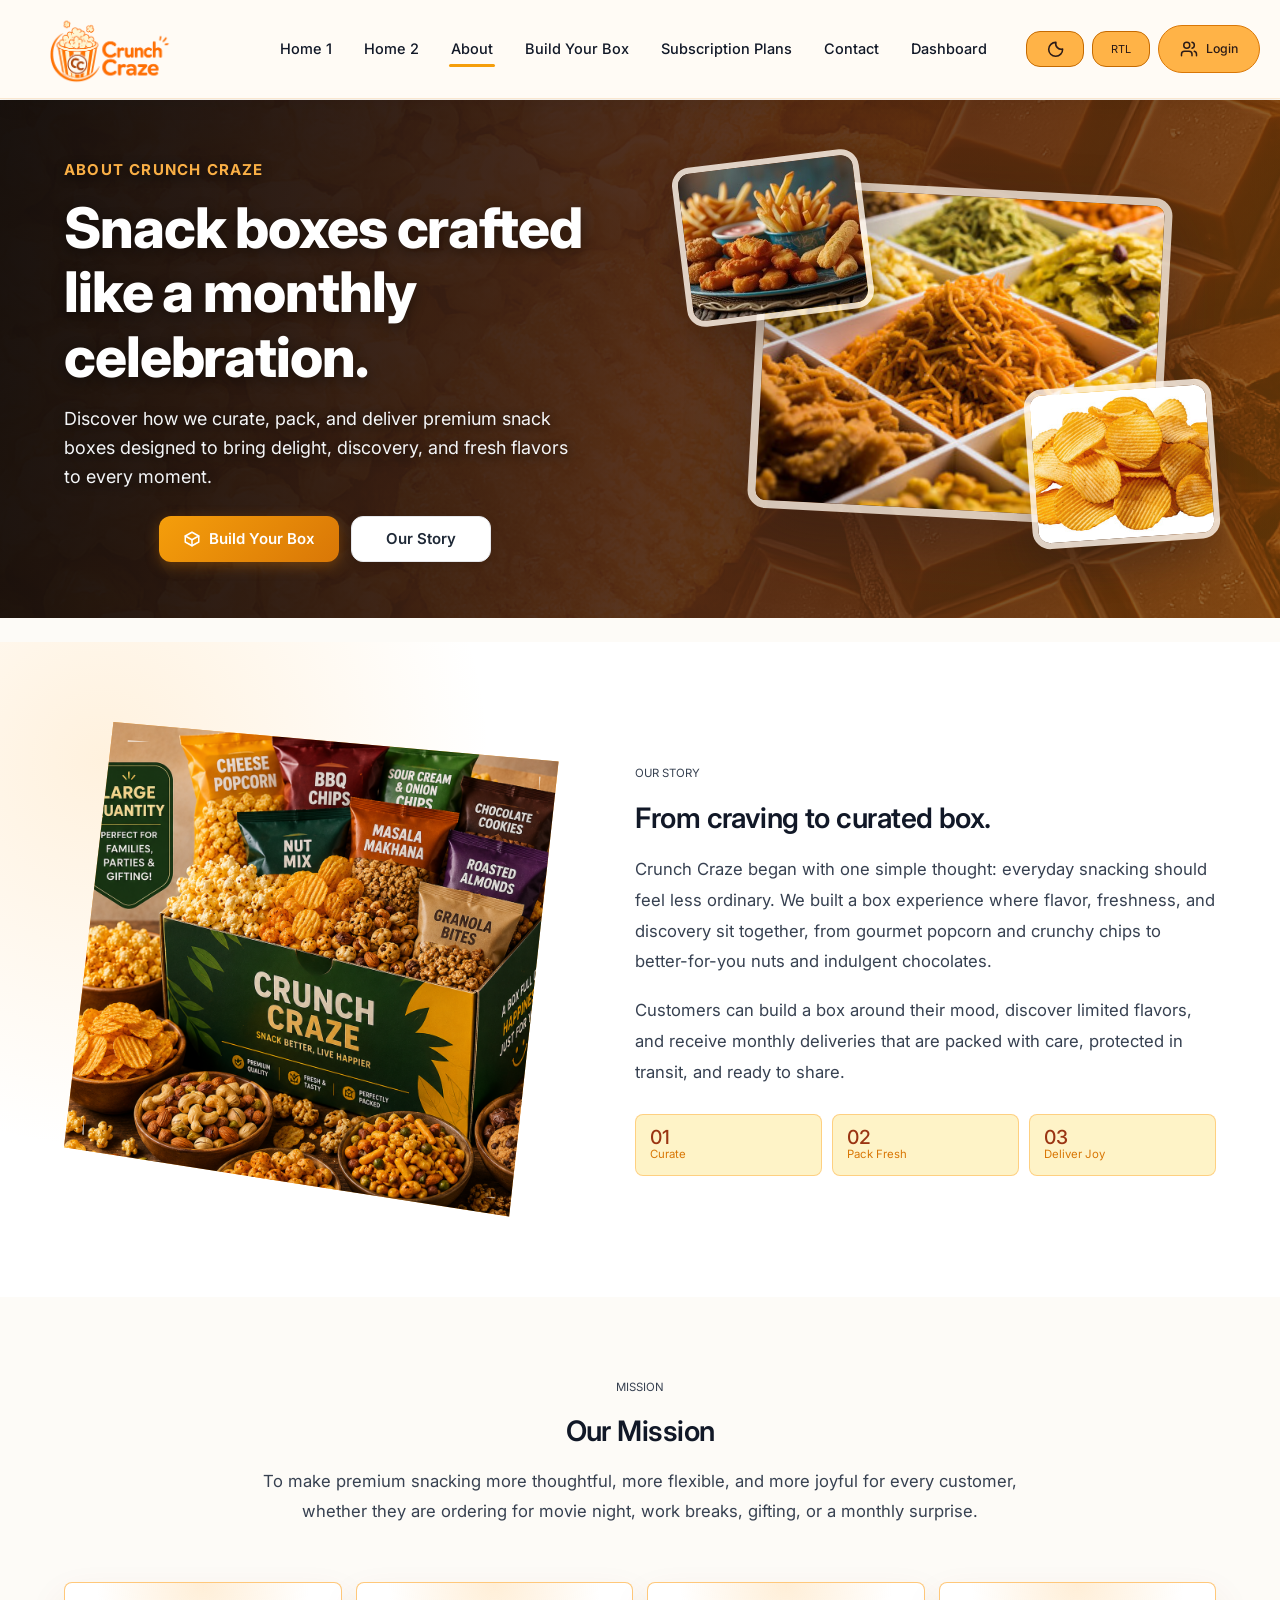
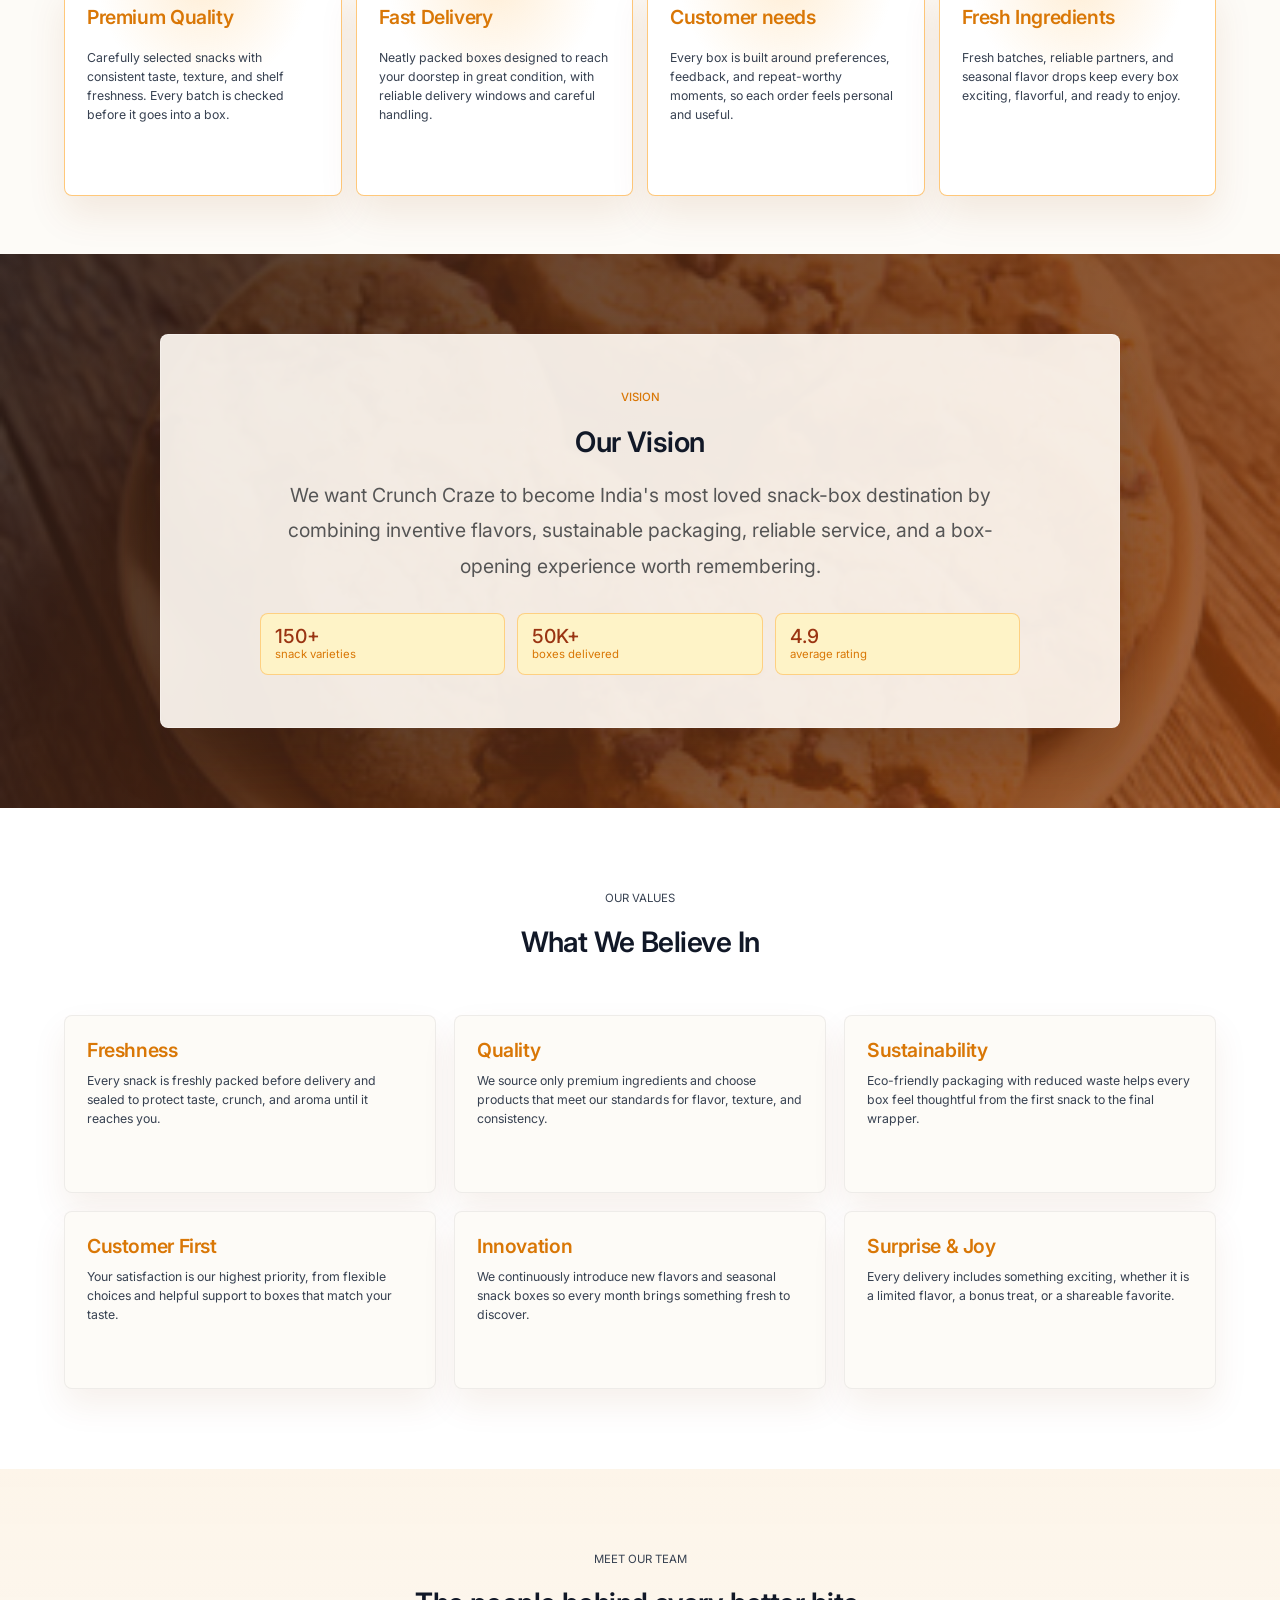
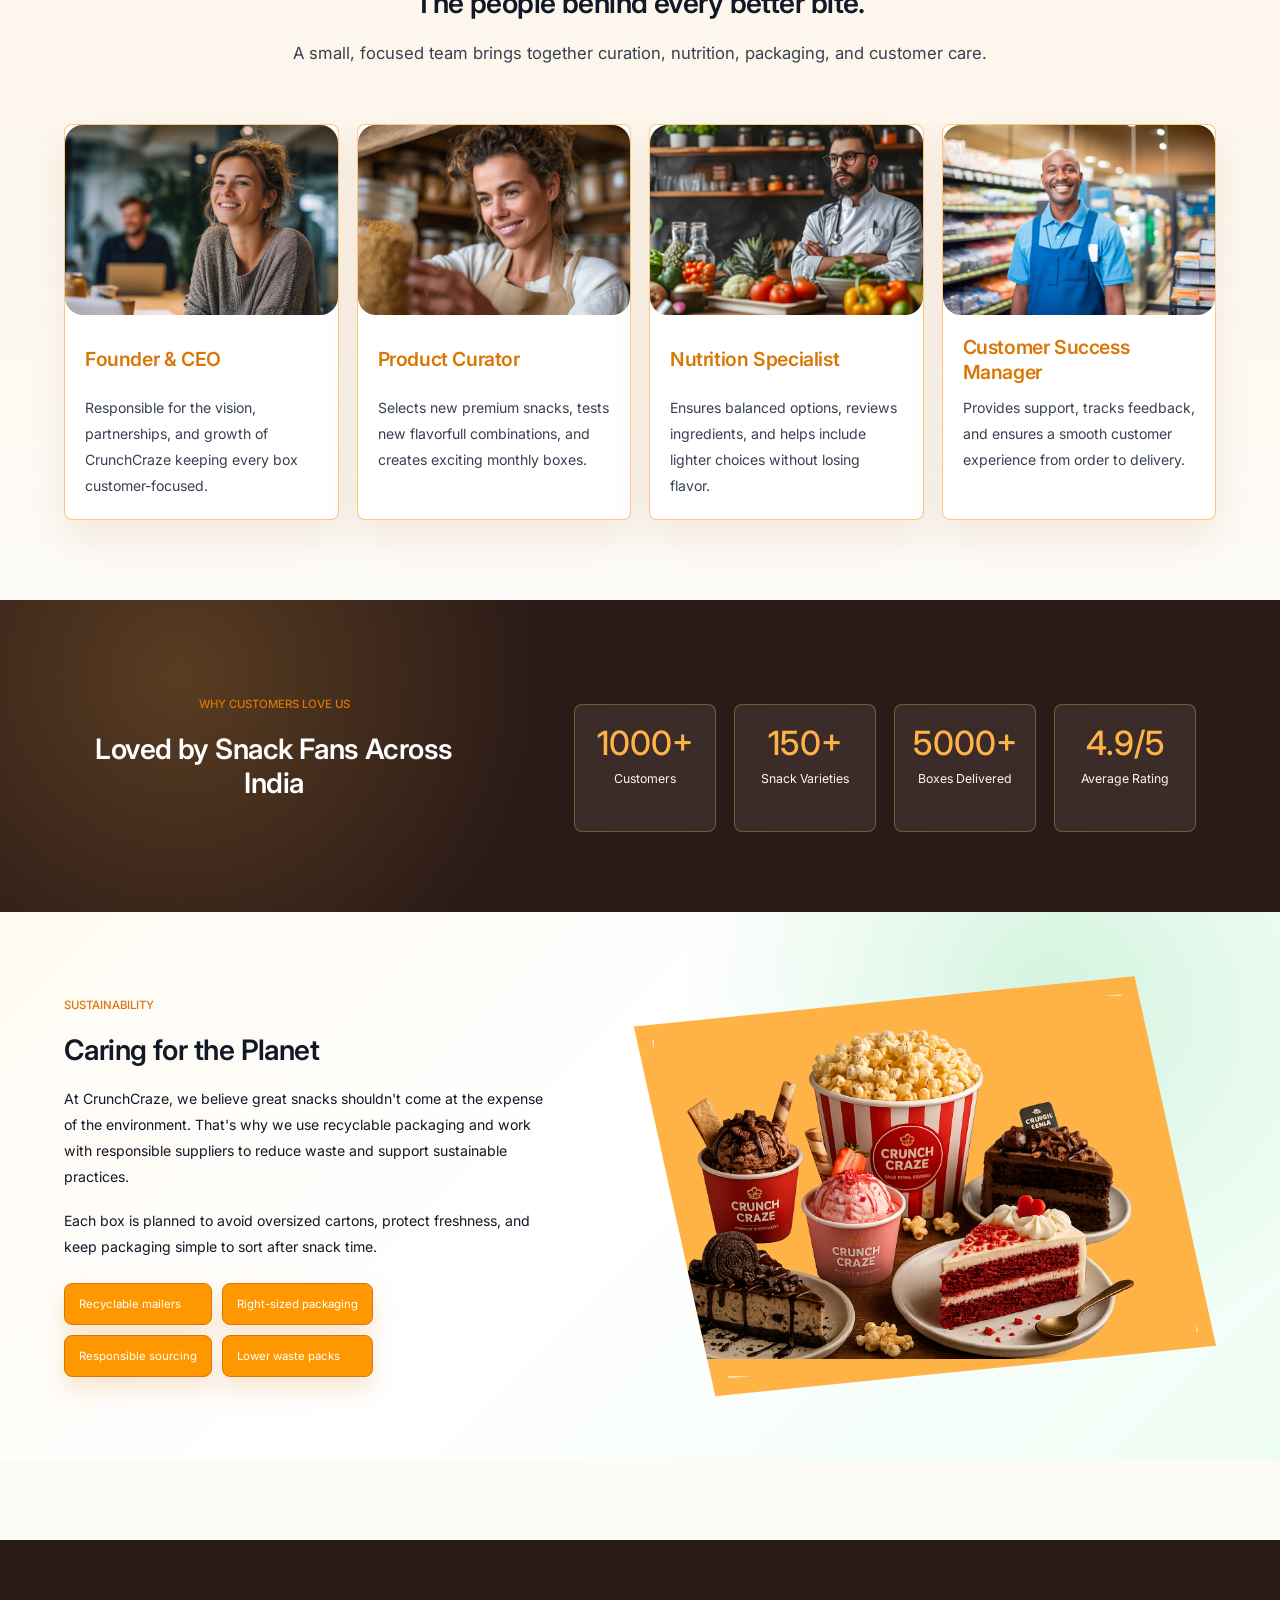
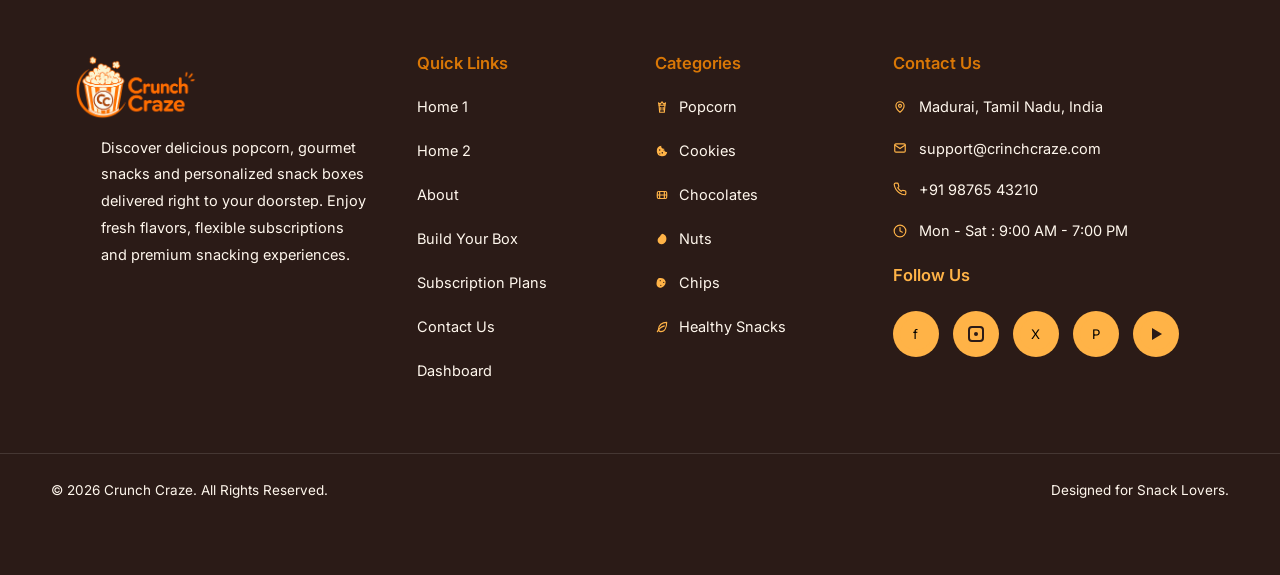
<file: about.html>
<!DOCTYPE html>
<html lang="en">

<head>
  <meta charset="UTF-8">
  <meta name="viewport" content="width=device-width, initial-scale=1.0">
  <title>About | Crunch Craze</title>
  <link rel="preconnect" href="https://fonts.googleapis.com">
  <link rel="preconnect" href="https://fonts.gstatic.com" crossorigin>
  <link href="https://fonts.googleapis.com/css2?family=Inter:wght@300;400;500;600;700;800&display=swap"
    rel="stylesheet">
  <link rel="icon" type="image/png" href="image/logo.png">
  <link rel="stylesheet" href="css/style.css">
</head>

<body>
  <div class="page" id="top">
    <header>
      <a class="brand" href="index.html" aria-label="Crunch Craze home">
        <img class="logo" src="image/logo.png" alt="Crunch Craze logo">
      </a>
      <div class="header-controls">
        <button class="dark-toggle" type="button" aria-label="Switch to dark mode"><i class="cc-icon cc-icon-moon"
            aria-hidden="true"></i></button>
        <button class="rtl-toggle" type="button" aria-label="Switch to RTL layout">RTL</button>
        <a class="auth-link login-link" href="login.html"><i class="cc-icon cc-icon-users" aria-hidden="true"></i> <span>Login</span></a>
        <button class="nav-toggle" type="button" aria-label="Toggle menu" aria-expanded="false"
          aria-controls="main-nav">
          <span></span>
          <span></span>
          <span></span>
        </button>
      </div>
      <nav id="main-nav" aria-label="Main navigation">
        <a href="index.html">Home 1</a>
        <a href="home2.html">Home 2</a>
        <a href="about.html" aria-current="page">About</a>
        <a href="build-your-box.html">Build Your Box</a>
        <a href="subscription-plans.html">Subscription Plans</a>
        <a href="contact.html">Contact</a>
        <a href="dashboard.html">Dashboard</a>
        <div class="nav-actions" aria-label="Quick controls">
          <button class="dark-toggle" type="button" aria-label="Switch to dark mode"><i class="cc-icon cc-icon-moon"
              aria-hidden="true"></i></button>
          <button class="rtl-toggle" type="button" aria-label="Switch to RTL layout">RTL</button>
          <a class="auth-link login-link" href="login.html"><i class="cc-icon cc-icon-users" aria-hidden="true"></i> <span>Login</span></a>
        </div>
      </nav>
    </header>

    <main>
      <section class="about-hero" aria-labelledby="about-heading">
        <div class="about-hero-content reveal-on-scroll">
          <p class="section-kicker">About Crunch Craze</p>
          <h1 id="about-heading">Snack boxes crafted like a monthly celebration.</h1>
          <p>
            Discover how we curate, pack, and deliver premium snack boxes designed to bring delight, discovery, and fresh flavors to every moment.
          </p>
          <div class="about-hero-actions" aria-label="About Crunch Craze highlights">
            <a class="button primary" href="build-your-box.html">
              <i class="cc-icon cc-icon-package" aria-hidden="true"></i>
              Build Your Box
            </a>
            <a class="button" href="#story-heading">Our Story</a>
          </div>
        </div>
        <div class="about-hero-media reveal-on-scroll" aria-hidden="true">
          <img class="about-hero-main" src="image/a43.jpg" alt="">
          <img class="about-hero-float top" src="image/a44.jpg" alt="">
          <img class="about-hero-float bottom" src="image/a45.jpg" alt="">
        </div>
      </section>

      <section class="about-story" aria-labelledby="story-heading">
        <div class="story-image reveal-on-scroll">
          <img src="image/a7.png" alt="Premium Crunch Craze snack box with assorted snacks">
        </div>

        <div class="story-content reveal-on-scroll">
          <p class="section-kicker">Our Story</p>
          <h2 id="story-heading">From craving to curated box.</h2>
          <p>
            Crunch Craze began with one simple thought: everyday snacking should feel less ordinary. We built a
            box experience where flavor, freshness, and discovery sit together, from gourmet popcorn and crunchy
            chips to better-for-you nuts and indulgent chocolates.
          </p>
          <p>
            Customers can build a box around their mood, discover limited flavors, and receive monthly deliveries
            that are packed with care, protected in transit, and ready to share.
          </p>
          <div class="story-highlights">
            <span><strong>01</strong> Curate</span>
            <span><strong>02</strong> Pack Fresh</span>
            <span><strong>03</strong> Deliver Joy</span>
          </div>
        </div>
      </section>

      <section class="about-mission" aria-labelledby="mission-heading">
        <div class="section-header reveal-on-scroll">
          <p class="section-kicker">Mission</p>
          <h2 id="mission-heading">Our Mission</h2>
          <p class="section-intro">
            To make premium snacking more thoughtful, more flexible, and more joyful for every customer, whether
            they are ordering for movie night, work breaks, gifting, or a monthly surprise.
          </p>
        </div>

        <div class="mission-card-grid">
          <article class="mission-card reveal-on-scroll">
            <i class="cc-icon cc-icon-popcorn" aria-hidden="true"></i>
            <h3>Premium Quality</h3>
            <p>Carefully selected snacks with consistent taste, texture, and shelf freshness. Every batch is checked
              before it goes into a box.</p>
          </article>
          <article class="mission-card reveal-on-scroll">
            <i class="cc-icon cc-icon-truck" aria-hidden="true"></i>
            <h3>Fast Delivery</h3>
            <p>Neatly packed boxes designed to reach your doorstep in great condition, with reliable delivery windows
              and careful handling.</p>
          </article>
          <article class="mission-card reveal-on-scroll">
            <i class="cc-icon cc-icon-heart" aria-hidden="true"></i>
            <h3>Customer needs</h3>
            <p>Every box is built around preferences, feedback, and repeat-worthy moments, so each order feels personal
              and useful.</p>
          </article>
          <article class="mission-card reveal-on-scroll">
            <i class="cc-icon cc-icon-leaf" aria-hidden="true"></i>
            <h3>Fresh Ingredients</h3>
            <p>Fresh batches, reliable partners, and seasonal flavor drops keep every box exciting, flavorful, and ready
              to enjoy.</p>
          </article>
        </div>
      </section>

      <section class="about-vision" aria-labelledby="vision-heading">
        <div class="vision-panel reveal-on-scroll">
          <p class="section-kicker">Vision</p>
          <h2 id="vision-heading">Our Vision</h2>
          <p>
            We want Crunch Craze to become India's most loved snack-box destination by combining inventive flavors,
            sustainable packaging, reliable service, and a box-opening experience worth remembering.
          </p>
          <div class="vision-metrics" aria-label="Crunch Craze milestones">
            <span><strong>150+</strong> snack varieties</span>
            <span><strong>50K+</strong> boxes delivered</span>
            <span><strong>4.9</strong> average rating</span>
          </div>
        </div>
      </section>

      <section class="about-values" aria-labelledby="values-heading">
        <div class="section-header reveal-on-scroll">
          <p class="section-kicker">Our Values</p>
          <h2 id="values-heading">What We Believe In</h2>
        </div>

        <div class="values-grid">
          <article class="value-card reveal-on-scroll">
            <i class="cc-icon cc-icon-leaf" aria-hidden="true"></i>
            <h3>Freshness</h3>
            <p>Every snack is freshly packed before delivery and sealed to protect taste, crunch, and aroma until it
              reaches you.</p>
          </article>
          <article class="value-card reveal-on-scroll">
            <i class="cc-icon cc-icon-star" aria-hidden="true"></i>
            <h3>Quality</h3>
            <p>We source only premium ingredients and choose products that meet our standards for flavor, texture, and
              consistency.</p>
          </article>
          <article class="value-card reveal-on-scroll">
            <i class="cc-icon cc-icon-globe" aria-hidden="true"></i>
            <h3>Sustainability</h3>
            <p>Eco-friendly packaging with reduced waste helps every box feel thoughtful from the first snack to the
              final wrapper.</p>
          </article>
          <article class="value-card reveal-on-scroll">
            <i class="cc-icon cc-icon-heart" aria-hidden="true"></i>
            <h3>Customer First</h3>
            <p>Your satisfaction is our highest priority, from flexible choices and helpful support to boxes that match
              your taste.</p>
          </article>
          <article class="value-card reveal-on-scroll">
            <i class="cc-icon cc-icon-users" aria-hidden="true"></i>
            <h3>Innovation</h3>
            <p>We continuously introduce new flavors and seasonal snack boxes so every month brings something fresh to
              discover.</p>
          </article>
          <article class="value-card reveal-on-scroll">
            <i class="cc-icon cc-icon-gift" aria-hidden="true"></i>
            <h3>Surprise &amp; Joy</h3>
            <p>Every delivery includes something exciting, whether it is a limited flavor, a bonus treat, or a shareable
              favorite.</p>
          </article>
        </div>
      </section>

      <section class="about-team" aria-labelledby="team-heading">
        <div class="section-header reveal-on-scroll">
          <p class="section-kicker">Meet Our Team</p>
          <h2 id="team-heading">The people behind every better bite.</h2>
          <p class="section-intro">A small, focused team brings together curation, nutrition, packaging, and customer
            care.</p>
        </div>

        <div class="team-grid">
          <article class="team-card reveal-on-scroll">
            <img src="image/b1.jpg" alt="Founder and CEO snack box planning">
            <div class="team-content">
              <h3>Founder &amp; CEO</h3>
              <p>Responsible for the vision, partnerships, and growth of CrunchCraze keeping every box
                customer-focused.</p>
            </div>
          </article>
          <article class="team-card reveal-on-scroll">
            <img src="image/b2.jpg" alt="Product curator selecting premium snacks">
            <div class="team-content">
              <h3>Product Curator</h3>
              <p>Selects new premium snacks, tests new flavorfull combinations, and creates exciting monthly boxes.</p>
            </div>
          </article>
          <article class="team-card reveal-on-scroll">
            <img src="image/b3.jpg" alt="Nutrition specialist reviewing healthy snacks">
            <div class="team-content">
              <h3>Nutrition Specialist</h3>
              <p>Ensures balanced options, reviews ingredients, and helps include lighter choices without losing
                flavor.</p>
            </div>
          </article>
          <article class="team-card reveal-on-scroll">
            <img src="image/b4.jpg" alt="Customer success manager preparing snack delivery">
            <div class="team-content">
              <h3>Customer Success Manager</h3>
              <p>Provides support, tracks feedback, and ensures a smooth customer experience from order to delivery.</p>
            </div>
          </article>
        </div>
      </section>

      <section class="customer-love" aria-labelledby="love-heading">
        <div class="love-heading reveal-on-scroll">
          <p class="section-kicker">Why Customers Love Us</p>
          <h2 id="love-heading">Loved by Snack Fans Across India</h2>
        </div>

        <div class="love-stats">
          <article class="love-stat reveal-on-scroll">
            <i class="cc-icon cc-icon-party" aria-hidden="true"></i>
            <strong>1000+</strong>
            <p>Customers</p>
          </article>
          <article class="love-stat reveal-on-scroll">
            <i class="cc-icon cc-icon-popcorn" aria-hidden="true"></i>
            <strong>150+</strong>
            <p>Snack Varieties</p>
          </article>
          <article class="love-stat reveal-on-scroll">
            <i class="cc-icon cc-icon-package" aria-hidden="true"></i>
            <strong>5000+</strong>
            <p>Boxes Delivered</p>
          </article>
          <article class="love-stat reveal-on-scroll">
            <i class="cc-icon cc-icon-star" aria-hidden="true"></i>
            <strong>4.9/5</strong>
            <p>Average Rating</p>
          </article>
        </div>
      </section>

      <section class="about-sustainability" aria-labelledby="sustainability-heading">
        <div class="sustainability-content reveal-on-scroll">
          <p class="section-kicker">Sustainability</p>
          <h2 id="sustainability-heading">Caring for the Planet</h2>
          <p>
            At CrunchCraze, we believe great snacks shouldn't come at the expense of the environment. That's why
            we use recyclable packaging and work with responsible suppliers to reduce waste and support
            sustainable practices.
          </p>
          <p>
            Each box is planned to avoid oversized cartons, protect freshness, and keep packaging simple to sort after
            snack time.
          </p>
          <div class="sustainability-points">
            <span>Recyclable mailers</span>
            <span>Right-sized packaging</span>
            <span>Responsible sourcing</span>
            <span>Lower waste packs</span>
          </div>
        </div>
        <div class="sustainability-image reveal-on-scroll">
          <img src="image/b5.png" alt="Crunch Craze recyclable snack packaging">
        </div>
      </section>
    </main>
  </div>
  <footer class="ccf-footer">

    <div class="ccf-container">

      <!-- Brand -->
      <div class="ccf-brand">

        <a href="index.html" class="ccf-logo-wrap">
          <img src="image/logo.png" alt="Crunch Craze" class="ccf-logo">
        </a>


        <p class="ccf-desc">
          Discover delicious popcorn, gourmet snacks and personalized snack
          boxes delivered right to your doorstep. Enjoy fresh flavors,
          flexible subscriptions and premium snacking experiences.
        </p>

      </div>

      <!-- Quick Links -->
      <div class="ccf-column">

        <h3>Quick Links</h3>

        <ul>

          <li><a href="index.html">Home 1</a></li>

          <li><a href="home2.html">Home 2</a></li>

          <li><a href="about.html">About</a></li>

          <li><a href="build-your-box.html">Build Your Box</a></li>

          <li><a href="subscription-plans.html">Subscription Plans</a></li>

          <li><a href="contact.html">Contact Us</a></li>

          <li><a href="dashboard.html">Dashboard</a></li>

        </ul>

      </div>

      <!-- Categories -->

      <div class="ccf-column">

        <h3>Categories</h3>

        <ul>

          <li><i class="cc-icon cc-icon-popcorn"></i> Popcorn</li>

          <li><i class="cc-icon cc-icon-cookie"></i> Cookies</li>

          <li><i class="cc-icon cc-icon-bar"></i> Chocolates</li>

          <li><i class="cc-icon cc-icon-nut"></i> Nuts</li>

          <li><i class="cc-icon cc-icon-chip"></i> Chips</li>

          <li><i class="cc-icon cc-icon-leaf"></i> Healthy Snacks</li>

        </ul>

      </div>

      <!-- Contact -->

      <div class="ccf-column">

        <h3>Contact Us</h3>

        <div class="ccf-contact">

          <span>
            <i class="cc-icon cc-icon-map-pin"></i>
            Madurai, Tamil Nadu, India
          </span>

          <span>
            <i class="cc-icon cc-icon-mail"></i>
            support@crinchcraze.com
          </span>

          <span>
            <i class="cc-icon cc-icon-phone"></i>
            +91 98765 43210
          </span>

          <span>
            <i class="cc-icon cc-icon-clock"></i>
            Mon - Sat : 9:00 AM - 7:00 PM
          </span>

        </div>

        <h4>Follow Us</h4>

        <div class="ccf-social">

          <a href="#"><span class="social-icon">f</span></a>

          <a href="#"><span class="social-icon camera-icon"></span></a>

          <a href="#"><span class="social-icon">X</span></a>

          <a href="#"><span class="social-icon">P</span></a>

          <a href="#"><span class="social-icon play-icon"></span></a>

        </div>

      </div>

    </div>

    <div class="ccf-bottom">

      <p>© 2026 Crunch Craze. All Rights Reserved.</p>

      <p>Designed for Snack Lovers.</p>

    </div>

  </footer>

  <a class="back-to-top" href="#top" aria-label="Back to top">&uarr;</a>
  <script src="js/script.js"></script>
</body>

</html>
</file>
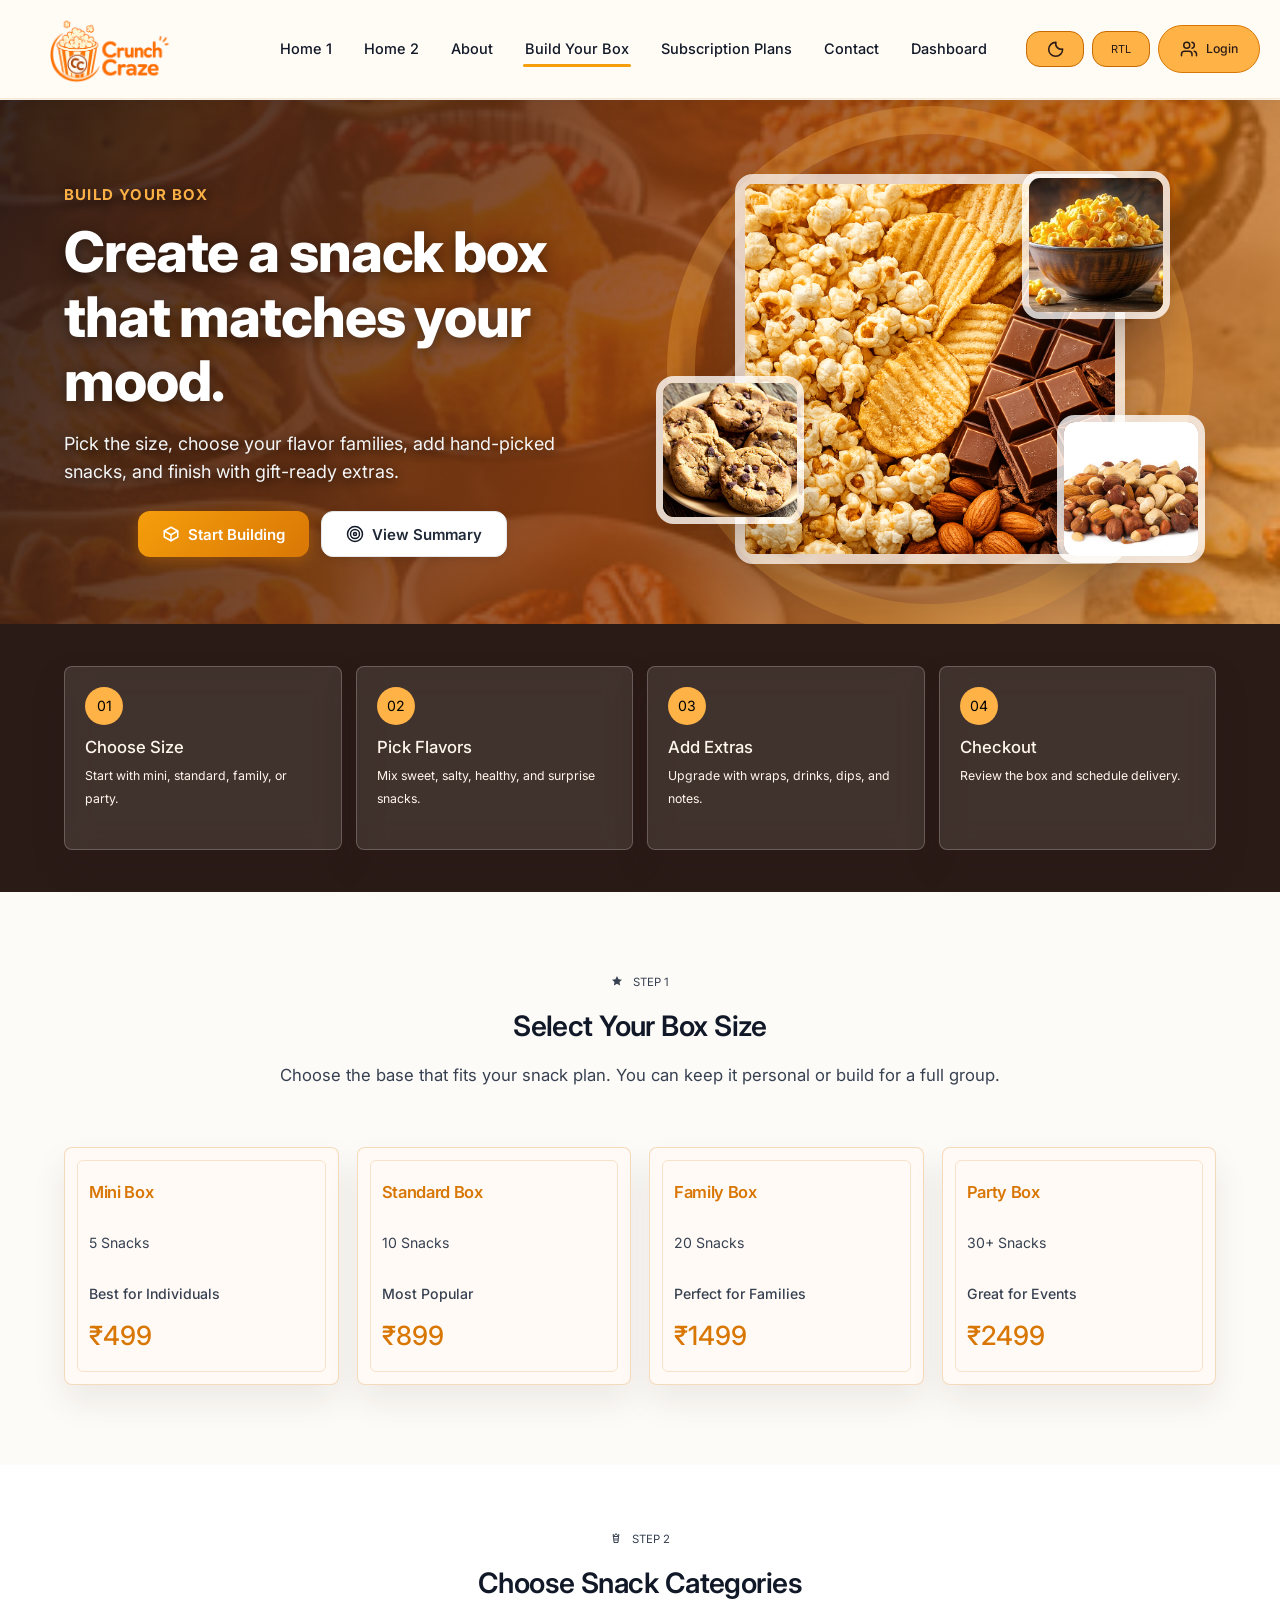
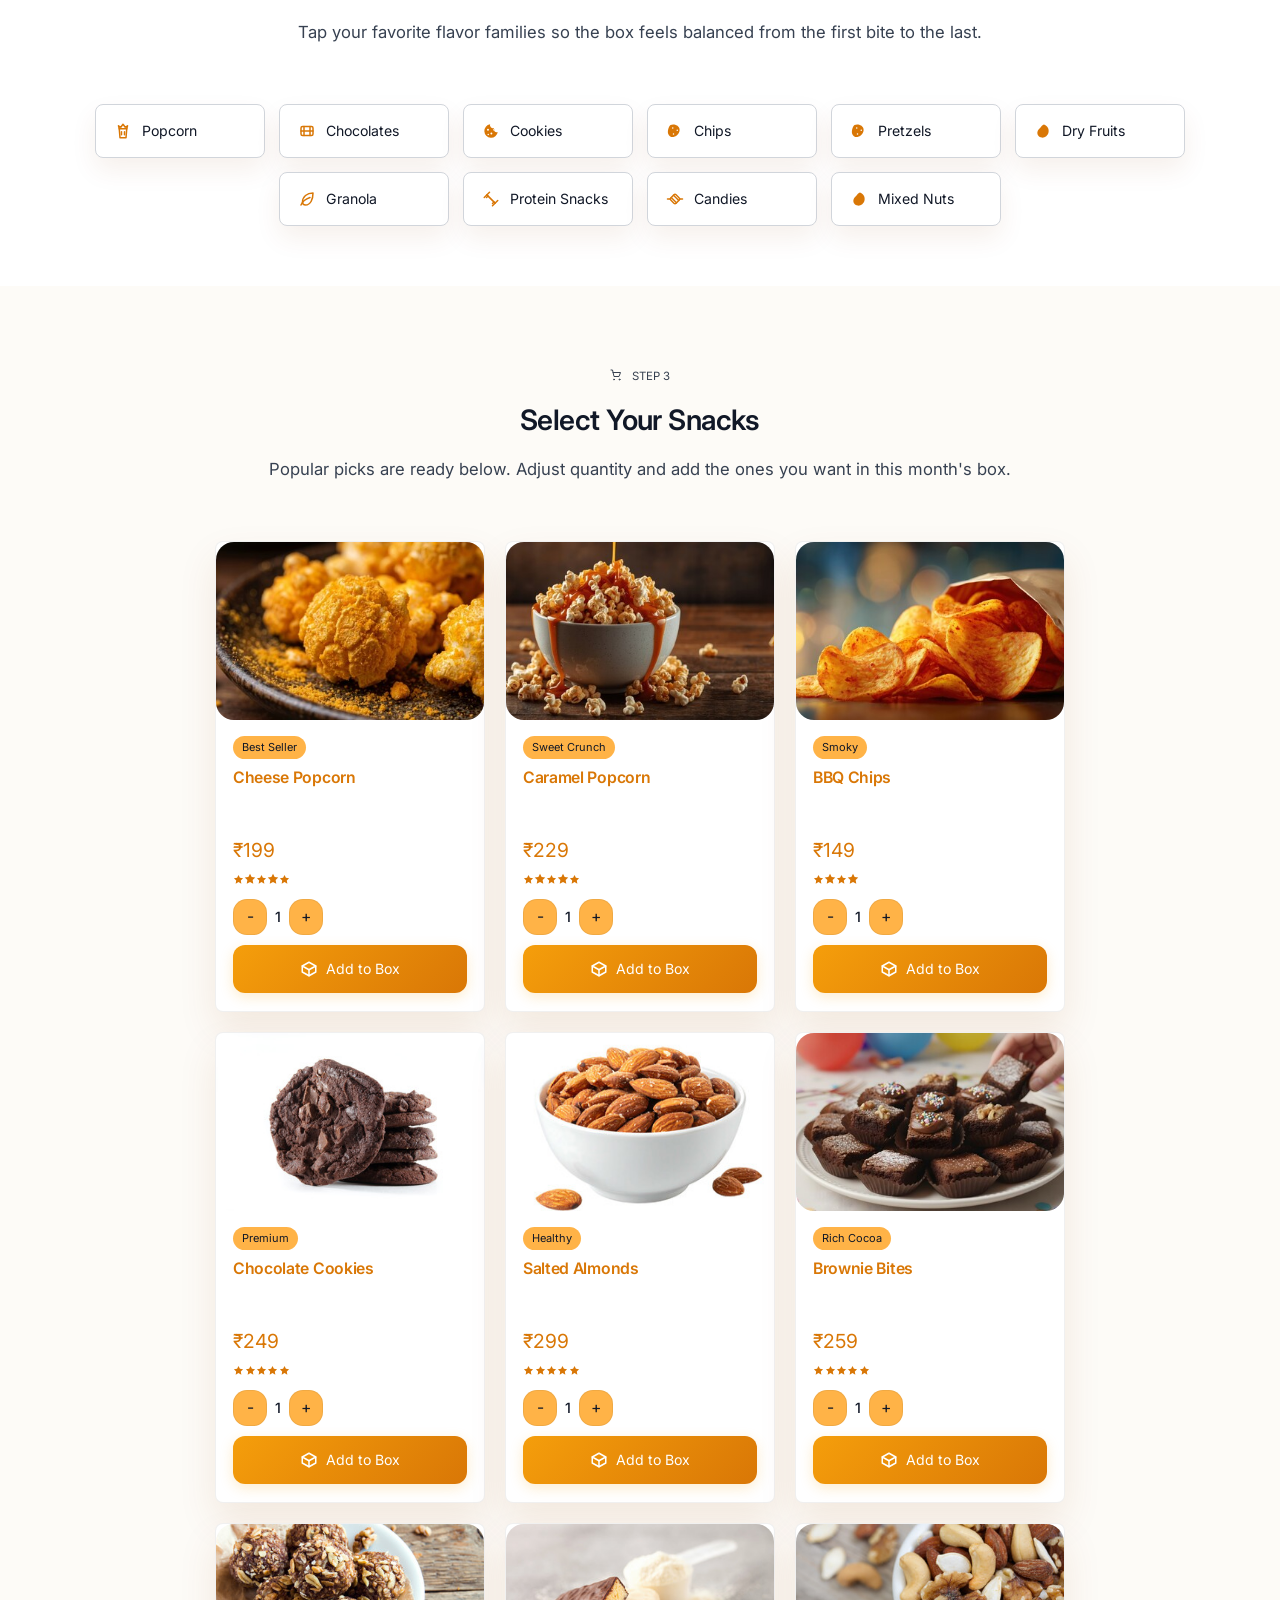
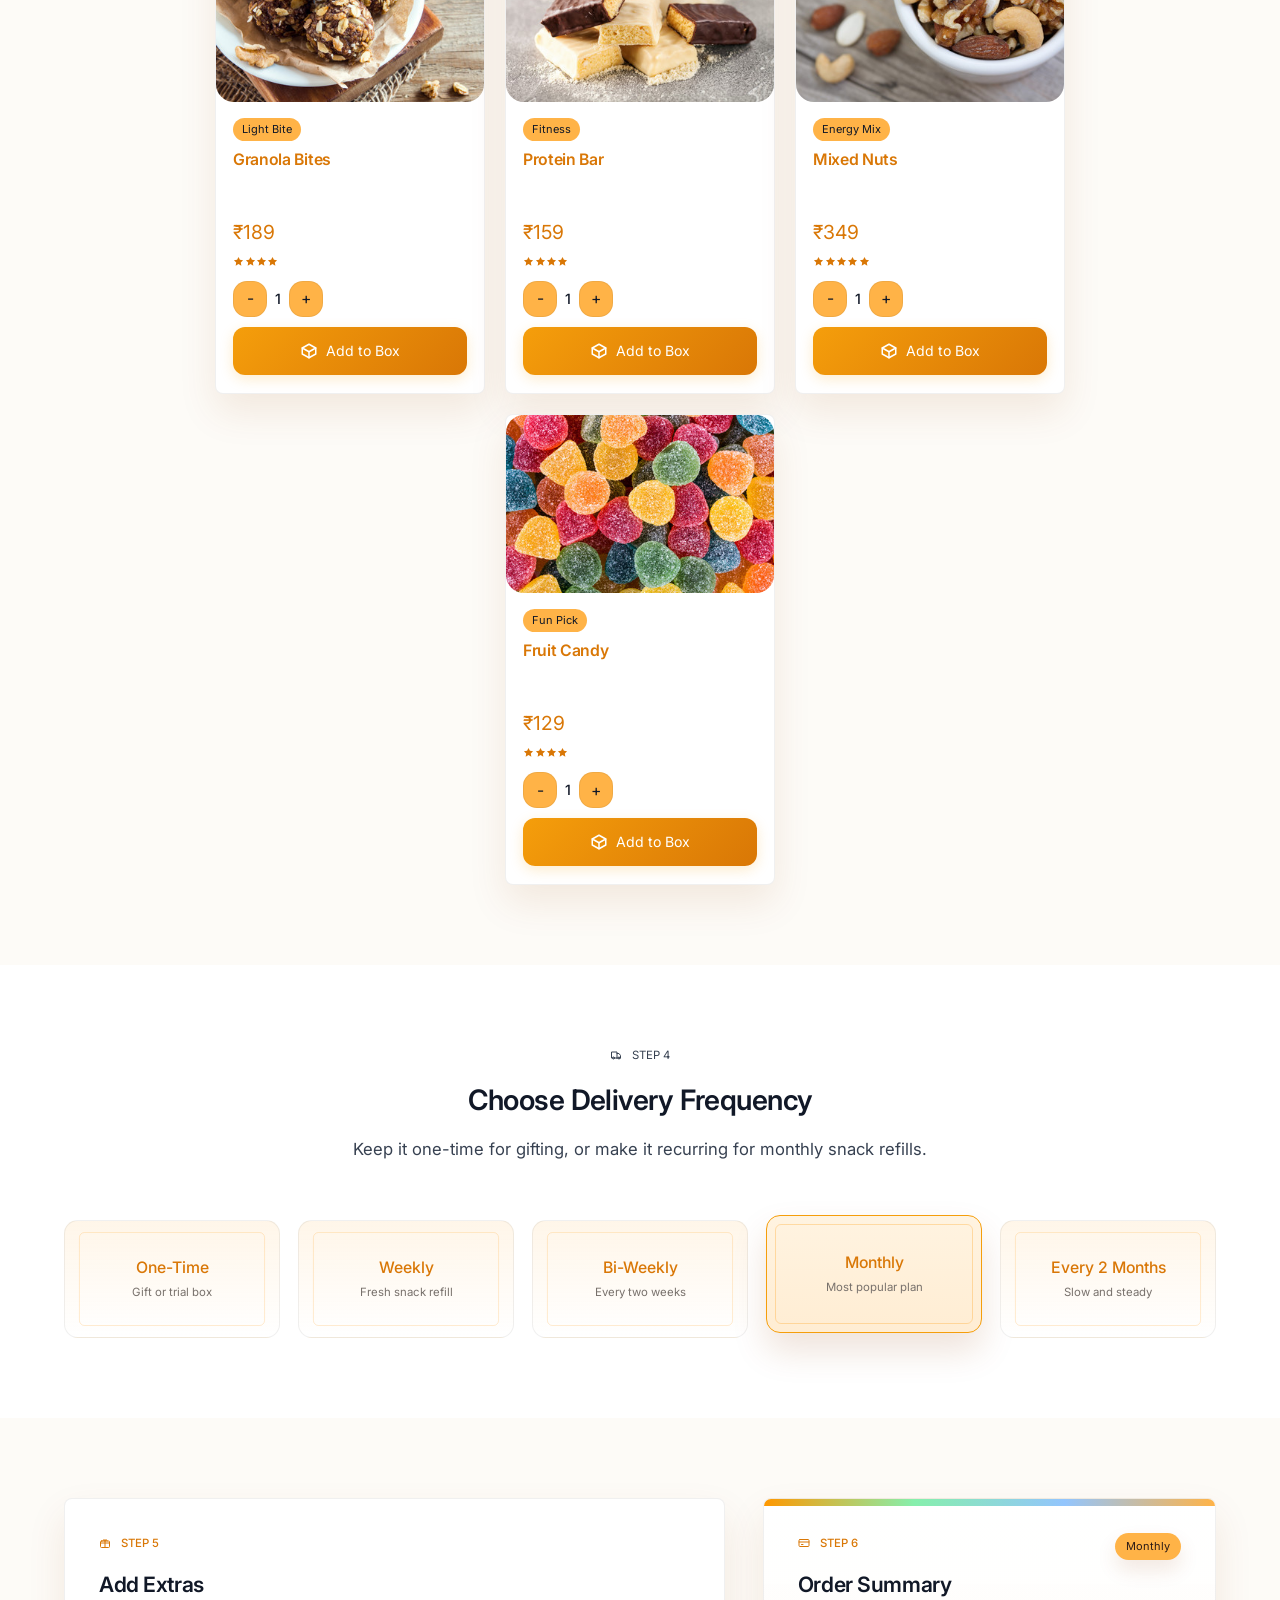
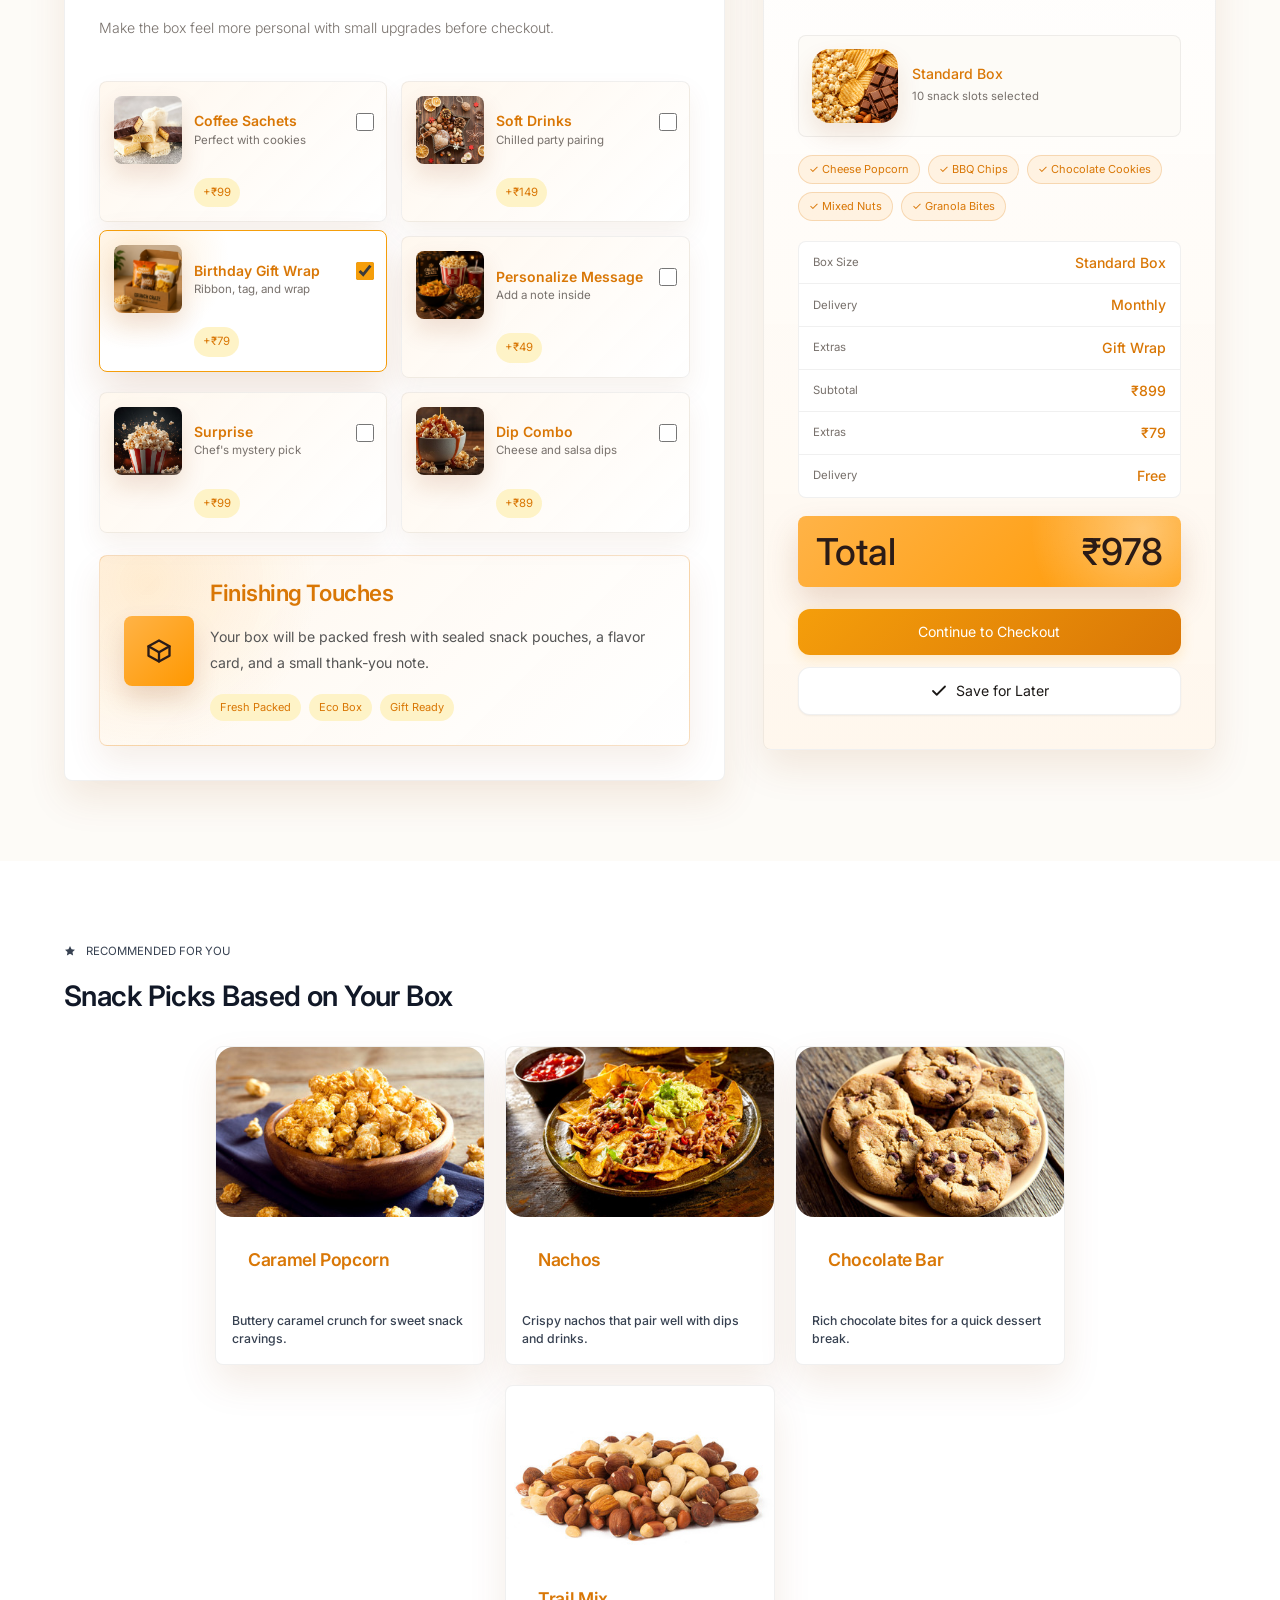
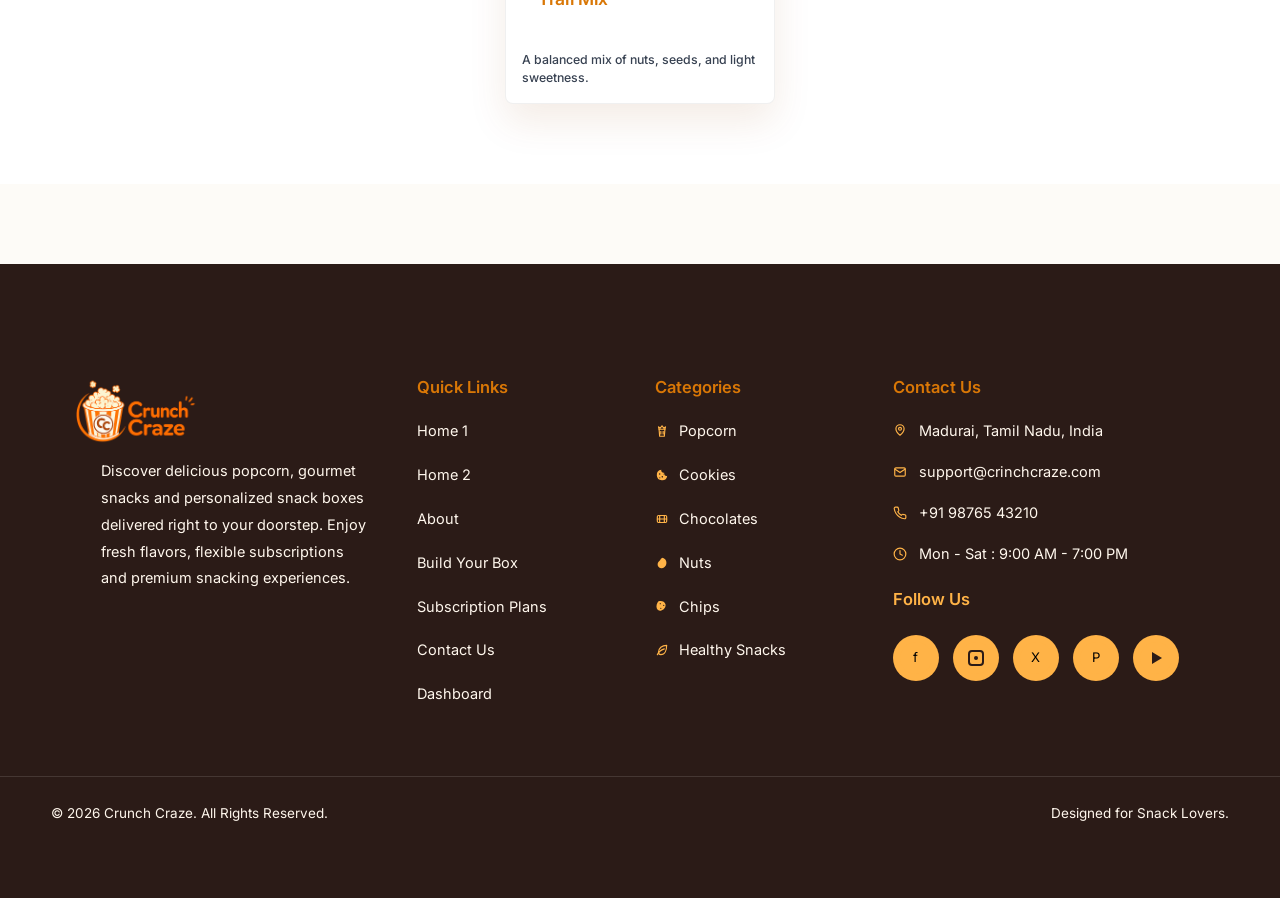
<file: build-your-box.html>
<!DOCTYPE html>
<html lang="en">

<head>
  <meta charset="UTF-8">
  <meta name="viewport" content="width=device-width, initial-scale=1.0">
  <title>Build Your Box | Crunch Craze</title>
  <link rel="preconnect" href="https://fonts.googleapis.com">
  <link rel="preconnect" href="https://fonts.gstatic.com" crossorigin>
  <link href="https://fonts.googleapis.com/css2?family=Inter:wght@300;400;500;600;700;800&display=swap"
    rel="stylesheet">
  <link rel="icon" type="image/png" href="image/logo.png">
  <link rel="stylesheet" href="css/style.css">
</head>

<body>
  <div class="page" id="top">
    <header>
      <a class="brand" href="index.html" aria-label="Crunch Craze home">
        <img class="logo" src="image/logo.png" alt="Crunch Craze logo">
      </a>
      <div class="header-controls">
        <button class="dark-toggle" type="button" aria-label="Switch to dark mode"><i class="cc-icon cc-icon-moon"
            aria-hidden="true"></i></button>
        <button class="rtl-toggle" type="button" aria-label="Switch to RTL layout">RTL</button>
        <a class="auth-link login-link" href="login.html"><i class="cc-icon cc-icon-users" aria-hidden="true"></i> <span>Login</span></a>
        <button class="nav-toggle" type="button" aria-label="Toggle menu" aria-expanded="false"
          aria-controls="main-nav">
          <span></span>
          <span></span>
          <span></span>
        </button>
      </div>
      <nav id="main-nav" aria-label="Main navigation">
        <a href="index.html">Home 1</a>
        <a href="home2.html">Home 2</a>
        <a href="about.html">About</a>
        <a href="build-your-box.html" aria-current="page">Build Your Box</a>
        <a href="subscription-plans.html">Subscription Plans</a>
        <a href="contact.html">Contact</a>
        <a href="dashboard.html">Dashboard</a>
        <div class="nav-actions" aria-label="Quick controls">
          <button class="dark-toggle" type="button" aria-label="Switch to dark mode"><i class="cc-icon cc-icon-moon"
              aria-hidden="true"></i></button>
          <button class="rtl-toggle" type="button" aria-label="Switch to RTL layout">RTL</button>
          <a class="auth-link login-link" href="login.html"><i class="cc-icon cc-icon-users" aria-hidden="true"></i> <span>Login</span></a>
        </div>
      </nav>
    </header>

    <main>
      <section class="builder-hero" aria-labelledby="builder-heading">
        <div class="builder-hero-copy reveal-on-scroll">
          <p class="section-kicker">Build Your Box</p>
          <h1 id="builder-heading">Create a snack box that matches your mood.</h1>
          <p>Pick the size, choose your flavor families, add hand-picked snacks, and finish with gift-ready extras.</p>
          <div class="builder-hero-actions">
            <a class="button primary" href="#box-size"><i class="cc-icon cc-icon-package" aria-hidden="true"></i> Start Building</a>
            <a class="button" href="#summary"><i class="cc-icon cc-icon-target" aria-hidden="true"></i> View Summary</a>
          </div>
        </div>
        <div class="builder-hero-art reveal-on-scroll" aria-hidden="true">
          <img class="builder-hero-main" src="image/a4.png" alt="">
          <img class="builder-float builder-float-one" src="image/a8.jpg" alt="">
          <img class="builder-float builder-float-two" src="image/a11.jpg" alt="">
          <img class="builder-float builder-float-three" src="image/a15.jpg" alt="">
        </div>
      </section>

      <section class="builder-process" aria-label="Build your box process">
        <article class="reveal-on-scroll">
          <span>01</span>
          <strong>Choose Size</strong>
          <p>Start with mini, standard, family, or party.</p>
        </article>
        <article class="reveal-on-scroll">
          <span>02</span>
          <strong>Pick Flavors</strong>
          <p>Mix sweet, salty, healthy, and surprise snacks.</p>
        </article>
        <article class="reveal-on-scroll">
          <span>03</span>
          <strong>Add Extras</strong>
          <p>Upgrade with wraps, drinks, dips, and notes.</p>
        </article>
        <article class="reveal-on-scroll">
          <span>04</span>
          <strong>Checkout</strong>
          <p>Review the box and schedule delivery.</p>
        </article>
      </section>

      <section class="builder-step" id="box-size" aria-labelledby="box-size-heading">
        <div class="section-header reveal-on-scroll">
          <p class="section-kicker"><i class="cc-icon cc-icon-star" aria-hidden="true"></i> Step 1</p>
          <h2 id="box-size-heading">Select Your Box Size</h2>
          <p class="section-intro">Choose the base that fits your snack plan. You can keep it personal or build for a
            full group.</p>
        </div>
        <div class="builder-size-grid">
          <article class="builder-size-card reveal-on-scroll mini-size" role="button" tabindex="0">
            <i class="cc-icon cc-icon-package" aria-hidden="true"></i>
            <h3>Mini Box</h3>
            <p>5 Snacks</p>
            <strong>Best for Individuals</strong>
            <div>&#8377;499</div>
          </article>
          <article class="builder-size-card reveal-on-scroll standard-size is-selected" role="button" tabindex="0">
            <i class="cc-icon cc-icon-star" aria-hidden="true"></i>
            <h3>Standard Box</h3>
            <p>10 Snacks</p>
            <strong>Most Popular</strong>
            <div>&#8377;899</div>
          </article>
          <article class="builder-size-card reveal-on-scroll family-size" role="button" tabindex="0">
            <i class="cc-icon cc-icon-users" aria-hidden="true"></i>
            <h3>Family Box</h3>
            <p>20 Snacks</p>
            <strong>Perfect for Families</strong>
            <div>&#8377;1499</div>
          </article>
          <article class="builder-size-card reveal-on-scroll party-size" role="button" tabindex="0">
            <i class="cc-icon cc-icon-party" aria-hidden="true"></i>
            <h3>Party Box</h3>
            <p>30+ Snacks</p>
            <strong>Great for Events</strong>
            <div>&#8377;2499</div>
          </article>
        </div>
      </section>

      <section class="builder-step builder-categories" aria-labelledby="categories-heading">
        <div class="section-header reveal-on-scroll">
          <p class="section-kicker"><i class="cc-icon cc-icon-popcorn" aria-hidden="true"></i> Step 2</p>
          <h2 id="categories-heading">Choose Snack Categories</h2>
          <p class="section-intro">Tap your favorite flavor families so the box feels balanced from the first bite to
            the last.</p>
        </div>
        <div class="builder-category-grid" aria-label="Snack categories">
          <button type="button"><i class="cc-icon cc-icon-popcorn" aria-hidden="true"></i> Popcorn</button>
          <button type="button"><i class="cc-icon cc-icon-bar" aria-hidden="true"></i> Chocolates</button>
          <button type="button"><i class="cc-icon cc-icon-cookie" aria-hidden="true"></i> Cookies</button>
          <button type="button"><i class="cc-icon cc-icon-chip" aria-hidden="true"></i> Chips</button>
          <button type="button"><i class="cc-icon cc-icon-chip" aria-hidden="true"></i> Pretzels</button>
          <button type="button"><i class="cc-icon cc-icon-nut" aria-hidden="true"></i> Dry Fruits</button>
          <button type="button"><i class="cc-icon cc-icon-leaf" aria-hidden="true"></i> Granola</button>
          <button type="button"><i class="cc-icon cc-icon-dumbbell" aria-hidden="true"></i> Protein Snacks</button>
          <button type="button"><i class="cc-icon cc-icon-candy" aria-hidden="true"></i> Candies</button>
          <button type="button"><i class="cc-icon cc-icon-nut" aria-hidden="true"></i> Mixed Nuts</button>
        </div>
      </section>

      <section class="builder-step" aria-labelledby="snacks-heading">
        <div class="section-header reveal-on-scroll">
          <p class="section-kicker"><i class="cc-icon cc-icon-cart" aria-hidden="true"></i> Step 3</p>
          <h2 id="snacks-heading">Select Your Snacks</h2>
          <p class="section-intro">Popular picks are ready below. Adjust quantity and add the ones you want in this
            month&apos;s box.</p>
        </div>
        <div class="builder-product-grid">
          <article class="builder-product-card reveal-on-scroll">
            <img src="image/c1.jpg" alt="Cheese Popcorn">
            <div class="builder-product-body"><small>Best Seller</small>
              <h3>Cheese Popcorn</h3><span>&#8377;199</span>
              <div><i class="cc-icon cc-icon-star" aria-hidden="true"></i><i class="cc-icon cc-icon-star"
                  aria-hidden="true"></i><i class="cc-icon cc-icon-star" aria-hidden="true"></i><i
                  class="cc-icon cc-icon-star" aria-hidden="true"></i><i class="cc-icon cc-icon-star"
                  aria-hidden="true"></i></div>
              <div class="qty-control"><button>-</button><strong>1</strong><button>+</button></div><a
                class="button primary" href="#summary">Add to Box</a>
            </div>
          </article>
          <article class="builder-product-card reveal-on-scroll">
            <img src="image/c2.jpg" alt="Caramel Popcorn">
            <div class="builder-product-body"><small>Sweet Crunch</small>
              <h3>Caramel Popcorn</h3><span>&#8377;229</span>
              <div><i class="cc-icon cc-icon-star" aria-hidden="true"></i><i class="cc-icon cc-icon-star"
                  aria-hidden="true"></i><i class="cc-icon cc-icon-star" aria-hidden="true"></i><i
                  class="cc-icon cc-icon-star" aria-hidden="true"></i><i class="cc-icon cc-icon-star"
                  aria-hidden="true"></i></div>
              <div class="qty-control"><button>-</button><strong>1</strong><button>+</button></div><a
                class="button primary" href="#summary">Add to Box</a>
            </div>
          </article>
          <article class="builder-product-card reveal-on-scroll">
            <img src="image/c3.jpg" alt="BBQ Chips">
            <div class="builder-product-body"><small>Smoky</small>
              <h3>BBQ Chips</h3><span>&#8377;149</span>
              <div><i class="cc-icon cc-icon-star" aria-hidden="true"></i><i class="cc-icon cc-icon-star"
                  aria-hidden="true"></i><i class="cc-icon cc-icon-star" aria-hidden="true"></i><i
                  class="cc-icon cc-icon-star" aria-hidden="true"></i></div>
              <div class="qty-control"><button>-</button><strong>1</strong><button>+</button></div><a
                class="button primary" href="#summary">Add to Box</a>
            </div>
          </article>
          <article class="builder-product-card reveal-on-scroll">
            <img src="image/c4.jpg" alt="Chocolate Cookies">
            <div class="builder-product-body"><small>Premium</small>
              <h3>Chocolate Cookies</h3><span>&#8377;249</span>
              <div><i class="cc-icon cc-icon-star" aria-hidden="true"></i><i class="cc-icon cc-icon-star"
                  aria-hidden="true"></i><i class="cc-icon cc-icon-star" aria-hidden="true"></i><i
                  class="cc-icon cc-icon-star" aria-hidden="true"></i><i class="cc-icon cc-icon-star"
                  aria-hidden="true"></i></div>
              <div class="qty-control"><button>-</button><strong>1</strong><button>+</button></div><a
                class="button primary" href="#summary">Add to Box</a>
            </div>
          </article>
          <article class="builder-product-card reveal-on-scroll">
            <img src="image/12.jpg" alt="Salted Almonds">
            <div class="builder-product-body"><small>Healthy</small>
              <h3>Salted Almonds</h3><span>&#8377;299</span>
              <div><i class="cc-icon cc-icon-star" aria-hidden="true"></i><i class="cc-icon cc-icon-star"
                  aria-hidden="true"></i><i class="cc-icon cc-icon-star" aria-hidden="true"></i><i
                  class="cc-icon cc-icon-star" aria-hidden="true"></i><i class="cc-icon cc-icon-star"
                  aria-hidden="true"></i></div>
              <div class="qty-control"><button>-</button><strong>1</strong><button>+</button></div><a
                class="button primary" href="#summary">Add to Box</a>
            </div>
          </article>
          <article class="builder-product-card reveal-on-scroll">
            <img src="image/a14.jpg" alt="Brownie Bites">
            <div class="builder-product-body"><small>Rich Cocoa</small>
              <h3>Brownie Bites</h3><span>&#8377;259</span>
              <div><i class="cc-icon cc-icon-star" aria-hidden="true"></i><i class="cc-icon cc-icon-star"
                  aria-hidden="true"></i><i class="cc-icon cc-icon-star" aria-hidden="true"></i><i
                  class="cc-icon cc-icon-star" aria-hidden="true"></i><i class="cc-icon cc-icon-star"
                  aria-hidden="true"></i></div>
              <div class="qty-control"><button>-</button><strong>1</strong><button>+</button></div><a
                class="button primary" href="#summary">Add to Box</a>
            </div>
          </article>
          <article class="builder-product-card reveal-on-scroll">
            <img src="image/c5.jpg" alt="Granola Bites">
            <div class="builder-product-body"><small>Light Bite</small>
              <h3>Granola Bites</h3><span>&#8377;189</span>
              <div><i class="cc-icon cc-icon-star" aria-hidden="true"></i><i class="cc-icon cc-icon-star"
                  aria-hidden="true"></i><i class="cc-icon cc-icon-star" aria-hidden="true"></i><i
                  class="cc-icon cc-icon-star" aria-hidden="true"></i></div>
              <div class="qty-control"><button>-</button><strong>1</strong><button>+</button></div><a
                class="button primary" href="#summary">Add to Box</a>
            </div>
          </article>
          <article class="builder-product-card reveal-on-scroll">
            <img src="image/c6.jpg" alt="Protein Bar">
            <div class="builder-product-body"><small>Fitness</small>
              <h3>Protein Bar</h3><span>&#8377;159</span>
              <div><i class="cc-icon cc-icon-star" aria-hidden="true"></i><i class="cc-icon cc-icon-star"
                  aria-hidden="true"></i><i class="cc-icon cc-icon-star" aria-hidden="true"></i><i
                  class="cc-icon cc-icon-star" aria-hidden="true"></i></div>
              <div class="qty-control"><button>-</button><strong>1</strong><button>+</button></div><a
                class="button primary" href="#summary">Add to Box</a>
            </div>
          </article>
          <article class="builder-product-card reveal-on-scroll">
            <img src="image/c7.jpg" alt="Mixed Nuts">
            <div class="builder-product-body"><small>Energy Mix</small>
              <h3>Mixed Nuts</h3><span>&#8377;349</span>
              <div><i class="cc-icon cc-icon-star" aria-hidden="true"></i><i class="cc-icon cc-icon-star"
                  aria-hidden="true"></i><i class="cc-icon cc-icon-star" aria-hidden="true"></i><i
                  class="cc-icon cc-icon-star" aria-hidden="true"></i><i class="cc-icon cc-icon-star"
                  aria-hidden="true"></i></div>
              <div class="qty-control"><button>-</button><strong>1</strong><button>+</button></div><a
                class="button primary" href="#summary">Add to Box</a>
            </div>
          </article>
          <article class="builder-product-card reveal-on-scroll">
            <img src="image/c8.jpg" alt="Fruit Candy">
            <div class="builder-product-body"><small>Fun Pick</small>
              <h3>Fruit Candy</h3><span>&#8377;129</span>
              <div><i class="cc-icon cc-icon-star" aria-hidden="true"></i><i class="cc-icon cc-icon-star"
                  aria-hidden="true"></i><i class="cc-icon cc-icon-star" aria-hidden="true"></i><i
                  class="cc-icon cc-icon-star" aria-hidden="true"></i></div>
              <div class="qty-control"><button>-</button><strong>1</strong><button>+</button></div><a
                class="button primary" href="#summary">Add to Box</a>
            </div>
          </article>
        </div>
      </section>

      <section class="builder-step" aria-labelledby="delivery-heading">
        <div class="section-header reveal-on-scroll">
          <p class="section-kicker"><i class="cc-icon cc-icon-truck" aria-hidden="true"></i> Step 4</p>
          <h2 id="delivery-heading">Choose Delivery Frequency</h2>
          <p class="section-intro">Keep it one-time for gifting, or make it recurring for monthly snack refills.</p>
        </div>
        <div class="delivery-grid">
          <button type="button">
            <i class="delivery-icon cc-icon cc-icon-calendar" aria-hidden="true"></i>
            <strong>One-Time</strong>
            <small>Gift or trial box</small>
          </button>
          <button type="button">
            <i class="delivery-icon cc-icon cc-icon-package" aria-hidden="true"></i>
            <strong>Weekly</strong>
            <small>Fresh snack refill</small>
          </button>
          <button type="button">
            <i class="delivery-icon cc-icon cc-icon-package" aria-hidden="true"></i>
            <strong>Bi-Weekly</strong>
            <small>Every two weeks</small>
          </button>
          <button class="is-selected" type="button">
            <i class="delivery-icon cc-icon cc-icon-star" aria-hidden="true"></i>
            <strong>Monthly</strong>
            <small>Most popular plan</small>
          </button>
          <button type="button">
            <i class="delivery-icon cc-icon cc-icon-package" aria-hidden="true"></i>
            <strong>Every 2 Months</strong>
            <small>Slow and steady</small>
          </button>
        </div>
      </section>

      <section class="builder-step extras-summary" id="summary" aria-label="Extras and order summary">
        <div class="extras-panel reveal-on-scroll">
          <div class="builder-panel-heading">
            <p class="section-kicker"><i class="cc-icon cc-icon-gift" aria-hidden="true"></i> Step 5</p>
            <h2>Add Extras</h2>
            <p>Make the box feel more personal with small upgrades before checkout.</p>
          </div>
          <div class="extras-card-grid">
            <label class="extra-card">
              <input type="checkbox">
              <img class="extra-image" src="image/c6.jpg" alt="Coffee sachets with cookies">
              <span class="extra-copy"><strong>Coffee Sachets</strong><small>Perfect with cookies</small></span>
              <span class="extra-price">+&#8377;99</span>
            </label>
            <label class="extra-card">
              <input type="checkbox">
              <img class="extra-image" src="image/a30.jpg" alt="Soft drinks add-on">
              <span class="extra-copy"><strong>Soft Drinks</strong><small>Chilled party pairing</small></span>
              <span class="extra-price">+&#8377;149</span>
            </label>
            <label class="extra-card is-selected">
              <input type="checkbox" checked>
              <img class="extra-image" src="image/a35.png" alt="Birthday gift wrap">
              <span class="extra-copy"><strong>Birthday Gift Wrap</strong><small>Ribbon, tag, and
                  wrap</small></span>
              <span class="extra-price">+&#8377;79</span>
            </label>
            <label class="extra-card">
              <input type="checkbox">
              <img class="extra-image" src="image/a36.png" alt="Personalized message card">
              <span class="extra-copy"><strong>Personalize Message</strong><small>Add a note inside</small></span>
              <span class="extra-price">+&#8377;49</span>
            </label>
            <label class="extra-card">
              <input type="checkbox">
              <img class="extra-image" src="image/c9.jpg" alt="Surprise snack">
              <span class="extra-copy"><strong>Surprise</strong><small>Chef's mystery pick</small></span>
              <span class="extra-price">+&#8377;99</span>
            </label>
            <label class="extra-card">
              <input type="checkbox">
              <img class="extra-image" src="image/c2.jpg" alt="Dip combo with snack pairing">
              <span class="extra-copy"><strong>Dip Combo</strong><small>Cheese and salsa dips</small></span>
              <span class="extra-price">+&#8377;89</span>
            </label>
          </div>
          <div class="extras-note-card">
            <div class="extras-note-icon"><i class="cc-icon cc-icon-package" aria-hidden="true"></i></div>
            <div>
              <h3>Finishing Touches</h3>
              <p>Your box will be packed fresh with sealed snack pouches, a flavor card, and a small thank-you note.</p>
              <div class="extras-note-pills">
                <span>Fresh Packed</span>
                <span>Eco Box</span>
                <span>Gift Ready</span>
              </div>
            </div>
          </div>
        </div>
        <div class="extras-divider" aria-hidden="true">
          <img src="image/a8.jpg" alt="decorative divider">
        </div>
        <aside class="summary-card reveal-on-scroll">
          <div class="summary-top">
            <div>
              <p class="section-kicker"><i class="cc-icon cc-icon-credit-card" aria-hidden="true"></i> Step 6</p>
              <h2>Order Summary</h2>
            </div>
            <span class="summary-badge">Monthly</span>
          </div>
          <div class="summary-box-preview">
            <img src="image/a4.png" alt="Standard snack box preview">
            <div>
              <strong>Standard Box</strong>
              <span>10 snack slots selected</span>
            </div>
          </div>
          <div class="summary-snacks" aria-label="Selected snacks">
            <span>&#10003; Cheese Popcorn</span>
            <span>&#10003; BBQ Chips</span>
            <span>&#10003; Chocolate Cookies</span>
            <span>&#10003; Mixed Nuts</span>
            <span>&#10003; Granola Bites</span>
          </div>
          <div class="summary-lines">
            <div><span>Box Size</span><strong>Standard Box</strong></div>
            <div><span>Delivery</span><strong>Monthly</strong></div>
            <div><span>Extras</span><strong>Gift Wrap</strong></div>
            <div><span>Subtotal</span><strong>&#8377;899</strong></div>
            <div><span>Extras</span><strong>&#8377;79</strong></div>
            <div><span>Delivery</span><strong>Free</strong></div>
          </div>
          <div class="summary-total-row">
            <strong class="summary-total">Total</strong>
            <strong class="summary-total">&#8377;978</strong>
          </div>
          <div class="summary-actions">
            <a class="button primary" href="#">Continue to Checkout</a>
            <a class="button" href="#">Save for Later</a>
          </div>
        </aside>
      </section>



      <section class="builder-step" aria-labelledby="recommended-heading">
        <div class="section-header reveal-on-scroll">
          <p class="section-kicker"><i class="cc-icon cc-icon-star" aria-hidden="true"></i> Recommended for You</p>
          <h2 id="recommended-heading">Snack Picks Based on Your Box</h2>
        </div>
        <div class="recommend-grid">
          <article><img src="image/a9.jpg" alt="Caramel Popcorn">
            <div>
              <h3>Caramel Popcorn</h3>
              <p>Buttery caramel crunch for sweet snack cravings.</p>
            </div>
          </article>
          <article><img src="image/a13.jpg" alt="Nachos">
            <div>
              <h3>Nachos</h3>
              <p>Crispy nachos that pair well with dips and drinks.</p>
            </div>
          </article>
          <article><img src="image/a11.jpg" alt="Chocolate Bar">
            <div>
              <h3>Chocolate Bar</h3>
              <p>Rich chocolate bites for a quick dessert break.</p>
            </div>
          </article>
          <article><img src="image/a15.jpg" alt="Trail Mix">
            <div>
              <h3>Trail Mix</h3>
              <p>A balanced mix of nuts, seeds, and light sweetness.</p>
            </div>
          </article>
        </div>
      </section>
    </main>
  </div>
  <footer class="ccf-footer">

    <div class="ccf-container">

      <!-- Brand -->
      <div class="ccf-brand">

        <a href="index.html" class="ccf-logo-wrap">
          <img src="image/logo.png" alt="Crunch Craze" class="ccf-logo">
        </a>


        <p class="ccf-desc">
          Discover delicious popcorn, gourmet snacks and personalized snack
          boxes delivered right to your doorstep. Enjoy fresh flavors,
          flexible subscriptions and premium snacking experiences.
        </p>

      </div>

      <!-- Quick Links -->
      <div class="ccf-column">

        <h3>Quick Links</h3>

        <ul>

          <li><a href="index.html">Home 1</a></li>

          <li><a href="home2.html">Home 2</a></li>

          <li><a href="about.html">About</a></li>

          <li><a href="build-your-box.html">Build Your Box</a></li>

          <li><a href="subscription-plans.html">Subscription Plans</a></li>

          <li><a href="contact.html">Contact Us</a></li>

          <li><a href="dashboard.html">Dashboard</a></li>

        </ul>

      </div>

      <!-- Categories -->

      <div class="ccf-column">

        <h3>Categories</h3>

        <ul>

          <li><i class="cc-icon cc-icon-popcorn"></i> Popcorn</li>

          <li><i class="cc-icon cc-icon-cookie"></i> Cookies</li>

          <li><i class="cc-icon cc-icon-bar"></i> Chocolates</li>

          <li><i class="cc-icon cc-icon-nut"></i> Nuts</li>

          <li><i class="cc-icon cc-icon-chip"></i> Chips</li>

          <li><i class="cc-icon cc-icon-leaf"></i> Healthy Snacks</li>

        </ul>

      </div>

      <!-- Contact -->

      <div class="ccf-column">

        <h3>Contact Us</h3>

        <div class="ccf-contact">

          <span>
            <i class="cc-icon cc-icon-map-pin"></i>
            Madurai, Tamil Nadu, India
          </span>

          <span>
            <i class="cc-icon cc-icon-mail"></i>
            support@crinchcraze.com
          </span>

          <span>
            <i class="cc-icon cc-icon-phone"></i>
            +91 98765 43210
          </span>

          <span>
            <i class="cc-icon cc-icon-clock"></i>
            Mon - Sat : 9:00 AM - 7:00 PM
          </span>

        </div>

        <h4>Follow Us</h4>

        <div class="ccf-social">

          <a href="#"><span class="social-icon">f</span></a>

          <a href="#"><span class="social-icon camera-icon"></span></a>

          <a href="#"><span class="social-icon">X</span></a>

          <a href="#"><span class="social-icon">P</span></a>

          <a href="#"><span class="social-icon play-icon"></span></a>

        </div>

      </div>

    </div>

    <div class="ccf-bottom">

      <p>© 2026 Crunch Craze. All Rights Reserved.</p>

      <p>Designed for Snack Lovers.</p>

    </div>

  </footer>

  <a class="back-to-top" href="#top" aria-label="Back to top">&uarr;</a>
  <script src="js/script.js"></script>
</body>

</html>
</file>
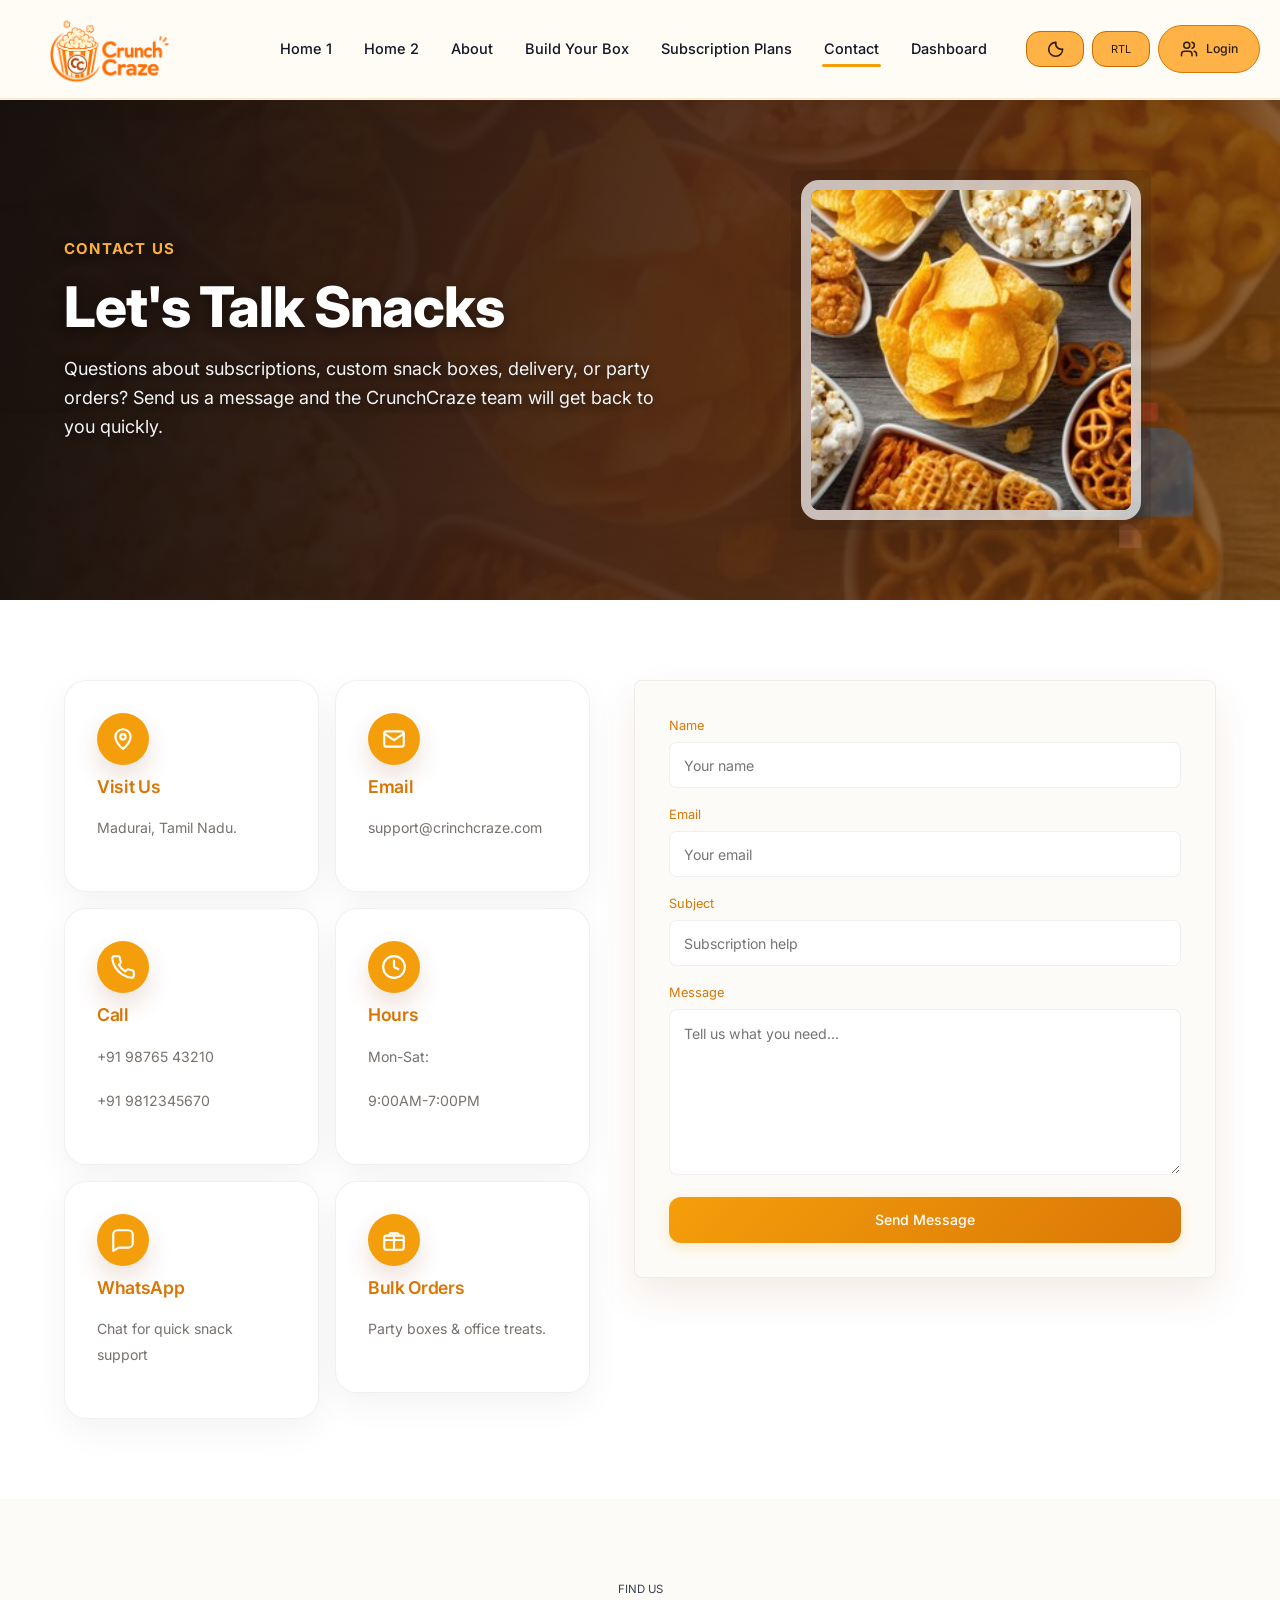
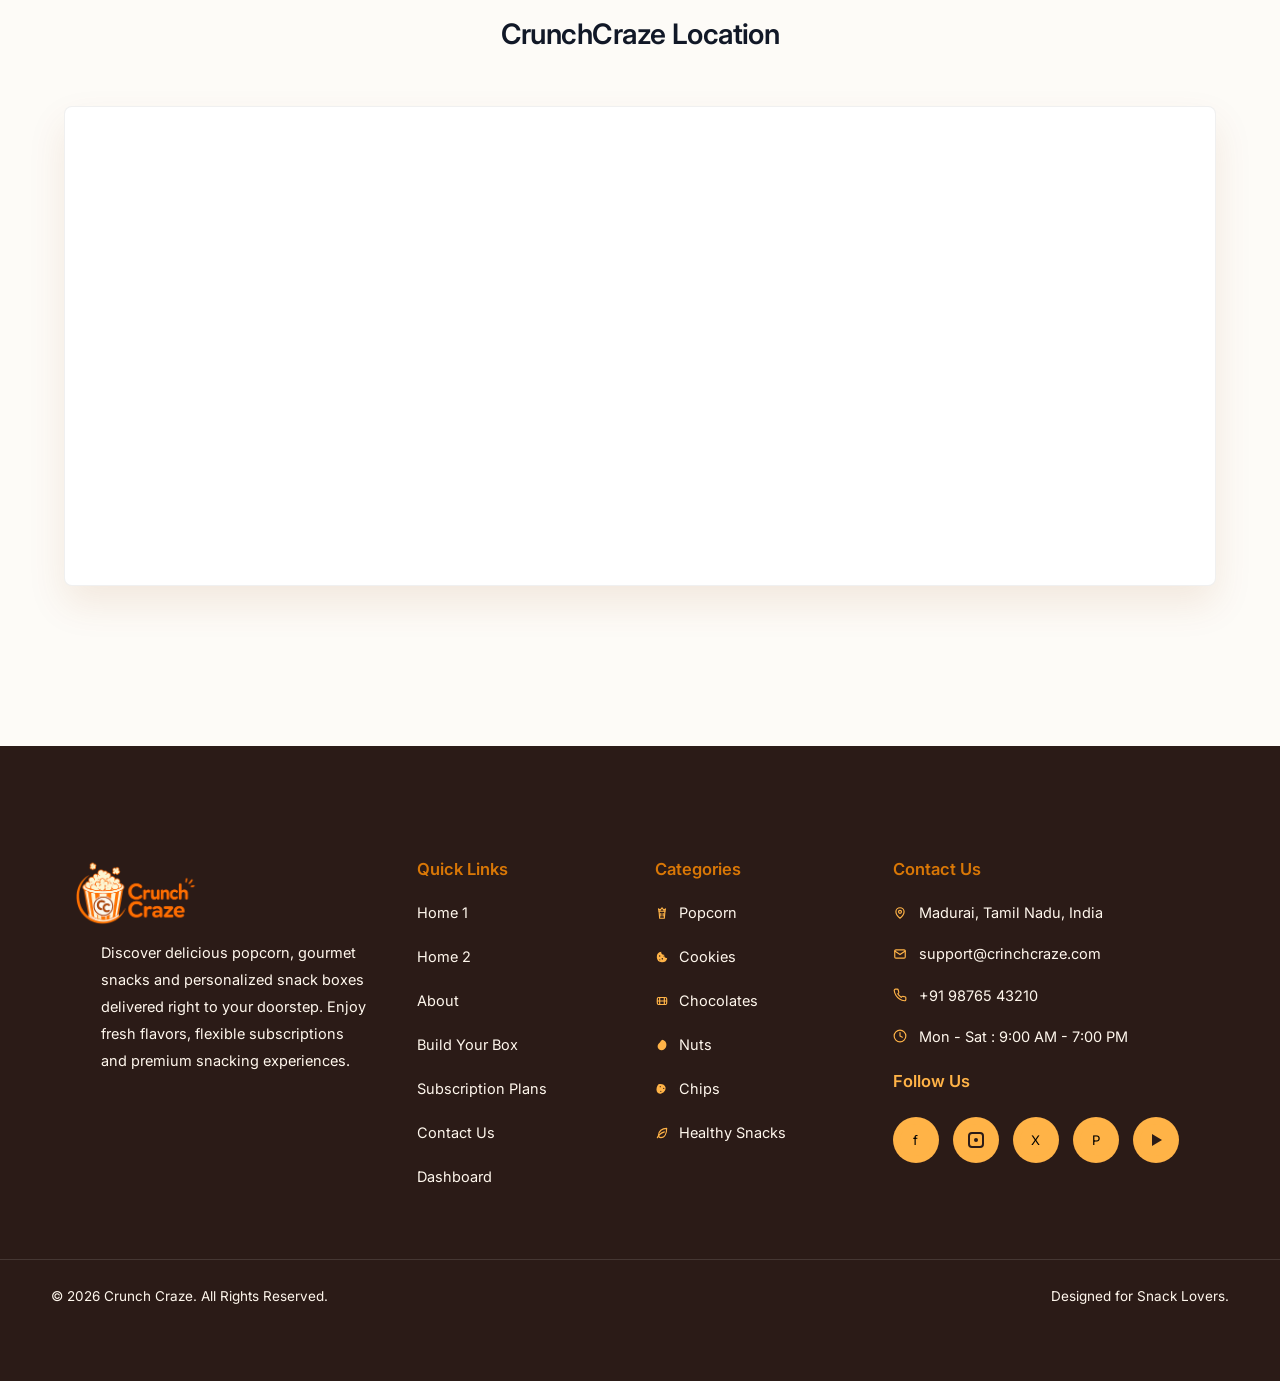
<file: contact.html>
<!DOCTYPE html>
<html lang="en">

<head>
  <meta charset="UTF-8">
  <meta name="viewport" content="width=device-width, initial-scale=1.0">
  <title>Contact | Crunch Craze</title>
  <link rel="preconnect" href="https://fonts.googleapis.com">
  <link rel="preconnect" href="https://fonts.gstatic.com" crossorigin>
  <link href="https://fonts.googleapis.com/css2?family=Inter:wght@300;400;500;600;700;800&display=swap"
    rel="stylesheet">
  <link rel="icon" type="image/png" href="image/logo.png">
  <link rel="stylesheet" href="css/style.css">
</head>

<body>
  <div class="page" id="top">
    <header>
      <a class="brand" href="index.html" aria-label="Crunch Craze home">
        <img class="logo" src="image/logo.png" alt="Crunch Craze logo">
      </a>
      <div class="header-controls">
        <button class="dark-toggle" type="button" aria-label="Switch to dark mode"><i class="cc-icon cc-icon-moon"
            aria-hidden="true"></i></button>
        <button class="rtl-toggle" type="button" aria-label="Switch to RTL layout">RTL</button>
        <a class="auth-link login-link" href="login.html"><i class="cc-icon cc-icon-users" aria-hidden="true"></i> <span>Login</span></a>
        <button class="nav-toggle" type="button" aria-label="Toggle menu" aria-expanded="false"
          aria-controls="main-nav">
          <span></span>
          <span></span>
          <span></span>
        </button>
      </div>
      <nav id="main-nav" aria-label="Main navigation">
        <a href="index.html">Home 1</a>
        <a href="home2.html">Home 2</a>
        <a href="about.html">About</a>
        <a href="build-your-box.html">Build Your Box</a>
        <a href="subscription-plans.html">Subscription Plans</a>
        <a href="contact.html" aria-current="page">Contact</a>
        <a href="dashboard.html">Dashboard</a>
        <div class="nav-actions" aria-label="Quick controls">
          <button class="dark-toggle" type="button" aria-label="Switch to dark mode"><i class="cc-icon cc-icon-moon"
              aria-hidden="true"></i></button>
          <button class="rtl-toggle" type="button" aria-label="Switch to RTL layout">RTL</button>
          <a class="auth-link login-link" href="login.html"><i class="cc-icon cc-icon-users" aria-hidden="true"></i> <span>Login</span></a>
        </div>
      </nav>
    </header>

    <main>
      <section class="contact-hero" aria-labelledby="contact-heading">
        <div class="contact-hero-content">
          <p class="section-kicker">Contact Us</p>
          <h1 id="contact-heading">Let's Talk Snacks</h1>
          <p>
            Questions about subscriptions, custom snack boxes, delivery, or party orders?
            Send us a message and the CrunchCraze team will get back to you quickly.
          </p>
        </div>
        <div class="contact-hero-image" aria-hidden="true">
          <img src="image/a2.jpg" alt="">
        </div>
      </section>

      <section class="contact-section" aria-label="Contact details and form">
        <div class="contact-grid">
          <div class="contact-info">
            <article class="contact-card reveal-on-scroll">
              <i class="contact-icon cc-icon cc-icon-map-pin" aria-hidden="true"></i>
              <h2>Visit Us</h2>
              <p>Madurai, Tamil Nadu.</p>
            </article>

            <article class="contact-card reveal-on-scroll">
              <i class="contact-icon cc-icon cc-icon-mail" aria-hidden="true"></i>
              <h2>Email</h2>
              <p><a href="mailto:support@crinchcraze.com">support@crinchcraze.com</a></p>
            </article>

            <article class="contact-card reveal-on-scroll">
              <i class="contact-icon cc-icon cc-icon-phone" aria-hidden="true"></i>
              <h2>Call</h2>
              <p><a href="tel:+919876543210">+91 98765 43210</a></p>
               <p><a href="tel:+919812345670">+91 9812345670</a></p>
            </article>

            <article class="contact-card reveal-on-scroll">
              <i class="contact-icon cc-icon cc-icon-clock" aria-hidden="true"></i>
              <h2>Hours</h2>
              <p>Mon-Sat:</p><p>9:00AM-7:00PM</p>
            </article>

            <article class="contact-card reveal-on-scroll">
              <i class="contact-icon cc-icon cc-icon-message" aria-hidden="true"></i>
              <h2>WhatsApp</h2>
              <p><a href="https://wa.me/919876543210">Chat for quick snack support</a></p>
            </article>

            <article class="contact-card reveal-on-scroll">
              <i class="contact-icon cc-icon cc-icon-gift" aria-hidden="true"></i>
              <h2>Bulk Orders</h2>
              <p>Party boxes & office treats.</p>
            </article>
          </div>

          <form class="contact-form reveal-on-scroll">
            <div class="form-row">
              <label for="name">Name</label>
              <input id="name" type="text" placeholder="Your name">
            </div>
            <div class="form-row">
              <label for="email">Email</label>
              <input id="email" type="email" placeholder="Your email">
            </div>
            <div class="form-row">
              <label for="subject">Subject</label>
              <input id="subject" type="text" placeholder="Subscription help">
            </div>
            <div class="form-row">
              <label for="message">Message</label>
              <textarea id="message" rows="6" placeholder="Tell us what you need..."></textarea>
            </div>
            <button class="button primary" type="submit">Send Message</button>
          </form>
        </div>
      </section>

      <section class="map-section" aria-labelledby="map-heading">
        <div class="section-header reveal-on-scroll">
          <p class="section-kicker">Find Us</p>
          <h2 id="map-heading">CrunchCraze Location</h2>
        </div>
        <div class="map-frame reveal-on-scroll">
          <iframe title="Map showing Madurai, Tamil Nadu, India"
            src="https://maps.google.com/maps?q=Madurai%2C%20Tamil%20Nadu%2C%20India&amp;t=&amp;z=12&amp;ie=UTF8&amp;iwloc=&amp;output=embed"
            loading="lazy" referrerpolicy="no-referrer-when-downgrade">
          </iframe>
        </div>
      </section>
    </main>
  </div>
  <footer class="ccf-footer">

    <div class="ccf-container">

      <!-- Brand -->
      <div class="ccf-brand">

        <a href="index.html" class="ccf-logo-wrap">
          <img src="image/logo.png" alt="Crunch Craze" class="ccf-logo">
        </a>


        <p class="ccf-desc">
          Discover delicious popcorn, gourmet snacks and personalized snack
          boxes delivered right to your doorstep. Enjoy fresh flavors,
          flexible subscriptions and premium snacking experiences.
        </p>

      </div>

      <!-- Quick Links -->
      <div class="ccf-column">

        <h3>Quick Links</h3>

        <ul>

          <li><a href="index.html">Home 1</a></li>

          <li><a href="home2.html">Home 2</a></li>

          <li><a href="about.html">About</a></li>

          <li><a href="build-your-box.html">Build Your Box</a></li>

          <li><a href="subscription-plans.html">Subscription Plans</a></li>

          <li><a href="contact.html">Contact Us</a></li>

          <li><a href="dashboard.html">Dashboard</a></li>

        </ul>

      </div>

      <!-- Categories -->

      <div class="ccf-column">

        <h3>Categories</h3>

        <ul>

          <li><i class="cc-icon cc-icon-popcorn"></i> Popcorn</li>

          <li><i class="cc-icon cc-icon-cookie"></i> Cookies</li>

          <li><i class="cc-icon cc-icon-bar"></i> Chocolates</li>

          <li><i class="cc-icon cc-icon-nut"></i> Nuts</li>

          <li><i class="cc-icon cc-icon-chip"></i> Chips</li>

          <li><i class="cc-icon cc-icon-leaf"></i> Healthy Snacks</li>

        </ul>

      </div>

      <!-- Contact -->

      <div class="ccf-column">

        <h3>Contact Us</h3>

        <div class="ccf-contact">

          <span>
            <i class="cc-icon cc-icon-map-pin"></i>
            Madurai, Tamil Nadu, India
          </span>

          <span>
            <i class="cc-icon cc-icon-mail"></i>
            support@crinchcraze.com
          </span>

          <span>
            <i class="cc-icon cc-icon-phone"></i>
            +91 98765 43210
          </span>

          <span>
            <i class="cc-icon cc-icon-clock"></i>
            Mon - Sat : 9:00 AM - 7:00 PM
          </span>

        </div>

        <h4>Follow Us</h4>

        <div class="ccf-social">

          <a href="#"><span class="social-icon">f</span></a>

          <a href="#"><span class="social-icon camera-icon"></span></a>

          <a href="#"><span class="social-icon">X</span></a>

          <a href="#"><span class="social-icon">P</span></a>

          <a href="#"><span class="social-icon play-icon"></span></a>

        </div>

      </div>

    </div>

    <div class="ccf-bottom">

      <p>© 2026 Crunch Craze. All Rights Reserved.</p>

      <p>Designed for Snack Lovers.</p>

    </div>

  </footer>

  <a class="back-to-top" href="#top" aria-label="Back to top">&uarr;</a>
  <script src="js/script.js"></script>
</body>

</html>
</file>
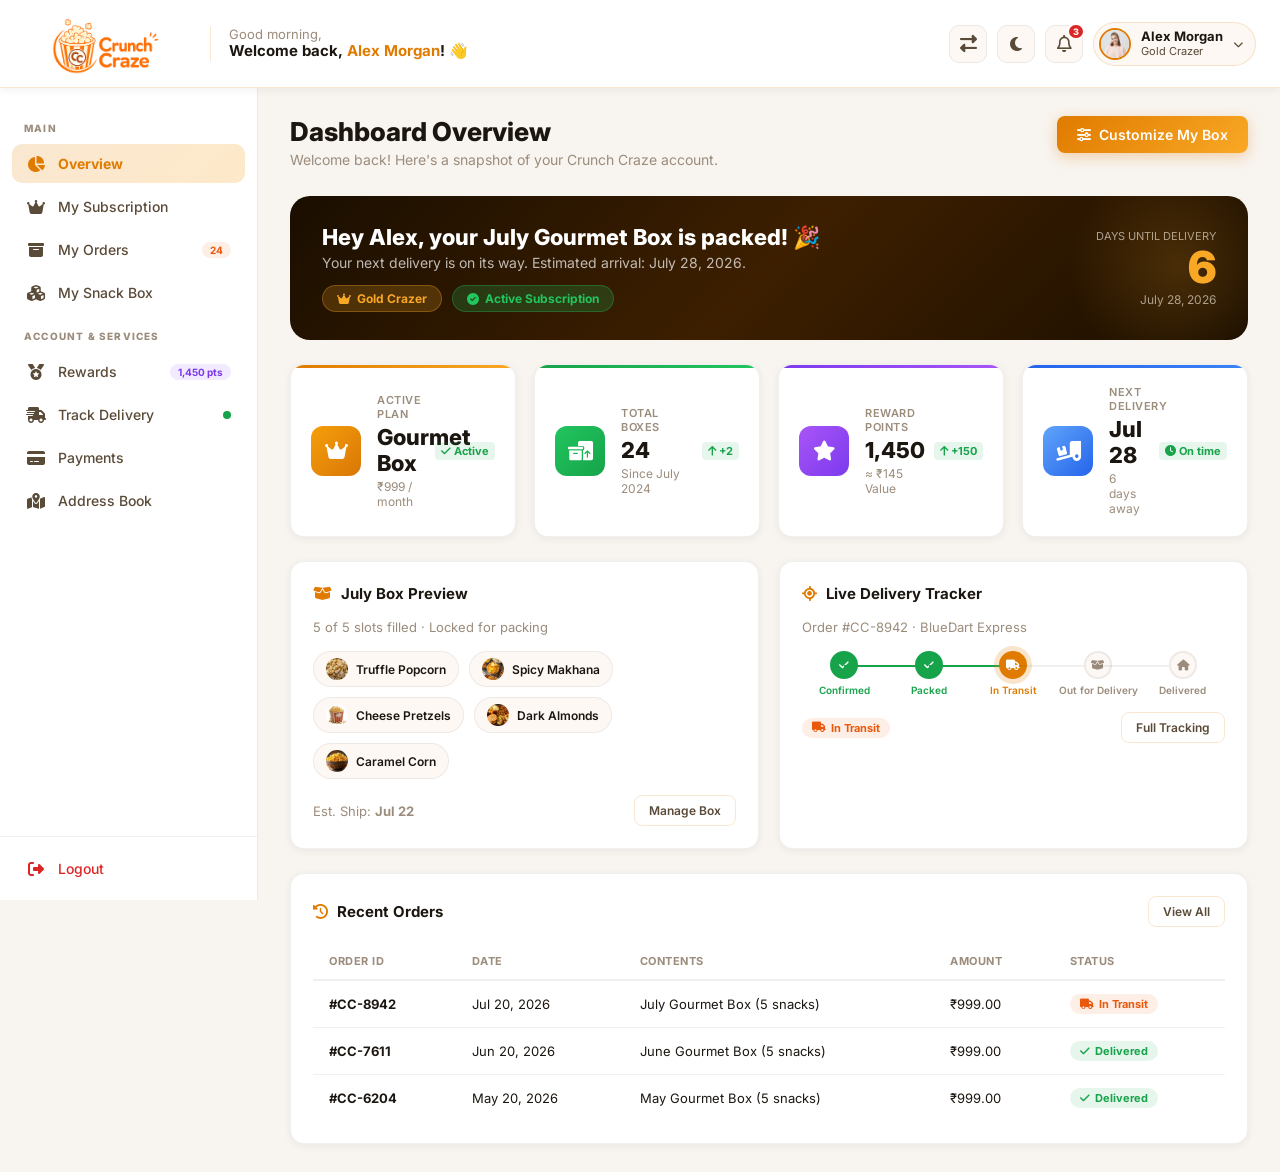
<file: dashboard.html>
<!DOCTYPE html>
<html lang="en">
<head>
  <meta charset="UTF-8">
  <meta name="viewport" content="width=device-width, initial-scale=1.0">
  <title>User Dashboard | Crunch Craze</title>
  <meta name="description" content="Manage your Crunch Craze subscription, snack box, rewards, deliveries and account settings.">
  <link rel="preconnect" href="https://fonts.googleapis.com">
  <link rel="preconnect" href="https://fonts.gstatic.com" crossorigin>
  <link href="https://fonts.googleapis.com/css2?family=Inter:wght@300;400;500;600;700;800;900&display=swap" rel="stylesheet">
  <link rel="stylesheet" href="https://cdnjs.cloudflare.com/ajax/libs/font-awesome/6.7.2/css/all.min.css">
  <link rel="icon" type="image/png" href="image/logo.png">
  <!-- *** ONLY dashboard.css — no site style.css *** -->
  <link rel="stylesheet" href="css/dashboard.css">
</head>
<body class="db-body">

<!-- ============================================================
     TOP BAR
============================================================ -->
<header class="db-topbar">
  <div class="topbar-left">
    <!-- Hamburger -->
    <button class="db-hamburger" id="dbHamburger" aria-label="Toggle sidebar" aria-expanded="false">
      <span></span><span></span><span></span>
    </button>

    <!-- Brand -->
    <a href="index.html" class="db-brand" aria-label="Crunch Craze home">
      <img src="image/logo.png" alt="Crunch Craze logo">
    </a>

    <!-- Welcome Message -->
    <div class="db-welcome">
      <span class="db-welcome-line1">Good morning,</span>
      <span class="db-welcome-line2">Welcome back, <em>Alex Morgan</em>! 👋</span>
    </div>
  </div>

  <div class="topbar-right">
    <!-- RTL / LTR Toggle -->
    <button class="tb-icon-btn db-rtl-btn" id="dbRtlBtn" aria-label="Toggle layout direction" title="Toggle RTL/LTR Mode">
      <i class="fa-solid fa-right-left" id="rtlIcon"></i>
    </button>

    <!-- Dark Mode Toggle -->
    <button class="tb-icon-btn db-theme-btn" id="dbThemeBtn" aria-label="Toggle dark mode" title="Toggle Dark Mode">
      <i class="fa-solid fa-moon" id="themeIcon"></i>
    </button>

    <!-- Notifications -->
    <div class="notif-wrapper">
      <button class="tb-icon-btn" id="notifBtn" aria-label="Notifications" aria-expanded="false">
        <i class="fa-regular fa-bell"></i>
        <span class="tb-badge" id="notifBadge">3</span>
      </button>

      <div class="notif-dropdown" id="notifDropdown" role="dialog" aria-label="Notifications">
        <div class="notif-hd">
          <h4>Notifications</h4>
          <button class="notif-mark-btn" id="markAllRead">Mark all as read</button>
        </div>
        <div class="notif-list">
          <div class="notif-item unread" data-id="n1">
            <div class="notif-ico ico-amber"><i class="fa-solid fa-truck-fast"></i></div>
            <div class="notif-body">
              <p class="notif-title">Shipment Dispatched!</p>
              <p class="notif-sub">Order #CC-8942 is on its way via BlueDart.</p>
              <span class="notif-time">2 hours ago</span>
            </div>
          </div>
          <div class="notif-item unread" data-id="n2">
            <div class="notif-ico ico-purple"><i class="fa-solid fa-star"></i></div>
            <div class="notif-body">
              <p class="notif-title">Reward Points Earned</p>
              <p class="notif-sub">You earned +150 points for your July renewal.</p>
              <span class="notif-time">1 day ago</span>
            </div>
          </div>
          <div class="notif-item unread" data-id="n3">
            <div class="notif-ico ico-green"><i class="fa-solid fa-box-open"></i></div>
            <div class="notif-body">
              <p class="notif-title">Snack Box Locking Soon</p>
              <p class="notif-sub">Customize your August box before Jul 26.</p>
              <span class="notif-time">2 days ago</span>
            </div>
          </div>
          <div class="notif-item" data-id="n4">
            <div class="notif-ico ico-blue"><i class="fa-solid fa-tag"></i></div>
            <div class="notif-body">
              <p class="notif-title">Special Offer!</p>
              <p class="notif-sub">Get 20% off your next upgrade. Use: SAVE20</p>
              <span class="notif-time">3 days ago</span>
            </div>
          </div>
        </div>
      </div>
    </div>

    <!-- Profile Chip -->
    <div class="profile-wrapper">
      <button class="profile-chip" id="profileChipBtn" aria-label="Account menu" aria-expanded="false">
        <img src="image/profile.jpg" alt="Alex Morgan profile photo">
        <div class="profile-chip-info">
          <span class="profile-chip-name">Alex Morgan</span>
          <span class="profile-chip-role">Gold Crazer</span>
        </div>
        <i class="fa-solid fa-chevron-down profile-chip-arrow" id="profileArrow"></i>
      </button>

      <div class="profile-dropdown" id="profileDropdown" role="menu">
        <div class="pd-header">
          <p class="pd-name">Alex Morgan</p>
          <p class="pd-email">alex.morgan@gmail.com</p>
          <span class="pd-tier"><i class="fa-solid fa-crown"></i> Gold Crazer</span>
        </div>
        <hr class="pd-sep">
        <a href="#overview" class="pd-link nav-trigger" data-page="overview" role="menuitem">
          <i class="fa-solid fa-chart-pie"></i> Dashboard
        </a>
        <a href="#subscription" class="pd-link nav-trigger" data-page="subscription" role="menuitem">
          <i class="fa-solid fa-crown"></i> My Subscription
        </a>
        <a href="#address-book" class="pd-link nav-trigger" data-page="address-book" role="menuitem">
          <i class="fa-solid fa-location-dot"></i> Address Book
        </a>
        <hr class="pd-sep">
        <button class="pd-link logout" id="profileLogoutBtn" role="menuitem">
          <i class="fa-solid fa-right-from-bracket"></i> Logout
        </button>
      </div>
    </div>
  </div>
</header>

<!-- ============================================================
     LAYOUT WRAPPER
============================================================ -->
<div class="db-layout">

  <!-- SIDEBAR OVERLAY (mobile) -->
  <div class="sidebar-overlay" id="sidebarOverlay"></div>

  <!-- ============================================================
       SIDEBAR / SIDE NAV
  ============================================================ -->
  <aside class="db-sidebar" id="dbSidebar" aria-label="Dashboard navigation">
    <div class="sidebar-inner">

      <div class="nav-group-label">Main</div>

      <a class="nav-item active" data-page="overview" href="#overview" role="button">
        <i class="fa-solid fa-chart-pie nav-icon"></i>
        <span class="nav-label">Overview</span>
      </a>

      <a class="nav-item" data-page="subscription" href="#subscription" role="button">
        <i class="fa-solid fa-crown nav-icon"></i>
        <span class="nav-label">My Subscription</span>
      </a>

      <a class="nav-item" data-page="orders" href="#orders" role="button">
        <i class="fa-solid fa-box-archive nav-icon"></i>
        <span class="nav-label">My Orders</span>
        <span class="nav-pill pill-orange">24</span>
      </a>

      <a class="nav-item" data-page="snack-box" href="#snack-box" role="button">
        <i class="fa-solid fa-cubes nav-icon"></i>
        <span class="nav-label">My Snack Box</span>
      </a>

      <div class="nav-group-label">Account & Services</div>

      <a class="nav-item" data-page="rewards" href="#rewards" role="button">
        <i class="fa-solid fa-medal nav-icon"></i>
        <span class="nav-label">Rewards</span>
        <span class="nav-pill pill-purple">1,450 pts</span>
      </a>

      <a class="nav-item" data-page="track" href="#track" role="button">
        <i class="fa-solid fa-truck-fast nav-icon"></i>
        <span class="nav-label">Track Delivery</span>
        <span class="pulse-dot" title="Active delivery"></span>
      </a>

      <a class="nav-item" data-page="payments" href="#payments" role="button">
        <i class="fa-solid fa-credit-card nav-icon"></i>
        <span class="nav-label">Payments</span>
      </a>

      <a class="nav-item" data-page="address-book" href="#address-book" role="button">
        <i class="fa-solid fa-map-location-dot nav-icon"></i>
        <span class="nav-label">Address Book</span>
      </a>

    </div>

    <!-- Sidebar Footer -->
    <div class="sidebar-footer">
      <button class="nav-item" id="sidebarLogoutBtn" style="width:100%; text-align:left; color:var(--red);">
        <i class="fa-solid fa-right-from-bracket nav-icon" style="color:var(--red);"></i>
        <span class="nav-label">Logout</span>
      </button>
    </div>
  </aside>

  <!-- ============================================================
       MAIN CONTENT
  ============================================================ -->
  <main class="db-main">

    <!-- =====================================================
         PAGE 1: OVERVIEW
    ===================================================== -->
    <section class="db-page active" id="page-overview">
      <div class="page-hd">
        <div class="page-hd-left">
          <h1>Dashboard Overview</h1>
          <p>Welcome back! Here's a snapshot of your Crunch Craze account.</p>
        </div>
        <button class="btn btn-primary" onclick="navigate('snack-box')">
          <i class="fa-solid fa-sliders"></i> Customize My Box
        </button>
      </div>

      <!-- Hero Banner -->
      <div class="overview-hero">
        <div class="oh-left">
          <h2>Hey Alex, your July Gourmet Box is packed! 🎉</h2>
          <p>Your next delivery is on its way. Estimated arrival: July 28, 2026.</p>
          <div class="oh-badges">
            <span class="oh-badge oh-badge-gold"><i class="fa-solid fa-crown"></i> Gold Crazer</span>
            <span class="oh-badge oh-badge-green"><i class="fa-solid fa-check-circle"></i> Active Subscription</span>
          </div>
        </div>
        <div class="oh-right">
          <p class="oh-days-label">DAYS UNTIL DELIVERY</p>
          <p class="oh-days-num">6</p>
          <p class="oh-days-sub">July 28, 2026</p>
        </div>
      </div>

      <!-- Metrics -->
      <div class="metrics-grid">
        <div class="metric-card mc-amber">
          <div class="mc-icon bg-amber"><i class="fa-solid fa-crown"></i></div>
          <div class="mc-body">
            <p class="mc-label">Active Plan</p>
            <p class="mc-value">Gourmet Box</p>
            <p class="mc-sub">₹999 / month</p>
          </div>
          <span class="mc-change up"><i class="fa-solid fa-check"></i> Active</span>
        </div>
        <div class="metric-card mc-green">
          <div class="mc-icon bg-green"><i class="fa-solid fa-boxes-packing"></i></div>
          <div class="mc-body">
            <p class="mc-label">Total Boxes</p>
            <p class="mc-value">24</p>
            <p class="mc-sub">Since July 2024</p>
          </div>
          <span class="mc-change up"><i class="fa-solid fa-arrow-up"></i> +2</span>
        </div>
        <div class="metric-card mc-purple">
          <div class="mc-icon bg-purple"><i class="fa-solid fa-star"></i></div>
          <div class="mc-body">
            <p class="mc-label">Reward Points</p>
            <p class="mc-value">1,450</p>
            <p class="mc-sub">≈ ₹145 Value</p>
          </div>
          <span class="mc-change up"><i class="fa-solid fa-arrow-up"></i> +150</span>
        </div>
        <div class="metric-card mc-blue">
          <div class="mc-icon bg-blue"><i class="fa-solid fa-truck-ramp-box"></i></div>
          <div class="mc-body">
            <p class="mc-label">Next Delivery</p>
            <p class="mc-value">Jul 28</p>
            <p class="mc-sub">6 days away</p>
          </div>
          <span class="mc-change up"><i class="fa-solid fa-clock"></i> On time</span>
        </div>
      </div>

      <!-- Two column row -->
      <div class="grid-2 mb-24">
        <!-- Snack Box Preview -->
        <div class="card">
          <div class="card-body">
            <p class="card-title"><i class="fa-solid fa-box-open"></i> July Box Preview</p>
            <p class="text-sm text-muted mb-16">5 of 5 slots filled · Locked for packing</p>
            <div class="ov-snack-preview">
              <span class="ov-snack-chip"><img src="image/a1.jpg" alt="Popcorn"> Truffle Popcorn</span>
              <span class="ov-snack-chip"><img src="image/a2.jpg" alt="Makhana"> Spicy Makhana</span>
              <span class="ov-snack-chip"><img src="image/a3.jpg" alt="Pretzels"> Cheese Pretzels</span>
              <span class="ov-snack-chip"><img src="image/a4.jpg" alt="Almonds"> Dark Almonds</span>
              <span class="ov-snack-chip"><img src="image/a8.jpg" alt="Caramel"> Caramel Corn</span>
            </div>
            <div class="flex items-center justify-between mt-16">
              <span class="text-sm text-muted">Est. Ship: <strong>Jul 22</strong></span>
              <button class="btn btn-outline btn-sm" onclick="navigate('snack-box')">Manage Box</button>
            </div>
          </div>
        </div>

        <!-- Live Delivery Progress -->
        <div class="card">
          <div class="card-body">
            <p class="card-title"><i class="fa-solid fa-location-crosshairs"></i> Live Delivery Tracker</p>
            <p class="text-sm text-muted">Order #CC-8942 · BlueDart Express</p>
            <div class="delivery-mini-track mt-16">
              <div class="dmt-step done">
                <div class="dmt-circle"><i class="fa-solid fa-check"></i></div>
                <div class="dmt-line"></div>
                <span class="dmt-label">Confirmed</span>
              </div>
              <div class="dmt-step done">
                <div class="dmt-circle"><i class="fa-solid fa-check"></i></div>
                <div class="dmt-line"></div>
                <span class="dmt-label">Packed</span>
              </div>
              <div class="dmt-step active">
                <div class="dmt-circle"><i class="fa-solid fa-truck"></i></div>
                <div class="dmt-line"></div>
                <span class="dmt-label">In Transit</span>
              </div>
              <div class="dmt-step">
                <div class="dmt-circle"><i class="fa-solid fa-box-open"></i></div>
                <div class="dmt-line"></div>
                <span class="dmt-label">Out for Delivery</span>
              </div>
              <div class="dmt-step">
                <div class="dmt-circle"><i class="fa-solid fa-house"></i></div>
                <span class="dmt-label">Delivered</span>
              </div>
            </div>
            <div class="flex items-center justify-between mt-16">
              <span class="badge badge-orange"><i class="fa-solid fa-truck"></i> In Transit</span>
              <button class="btn btn-outline btn-sm" onclick="navigate('track')">Full Tracking</button>
            </div>
          </div>
        </div>
      </div>

      <!-- Recent Orders -->
      <div class="card">
        <div class="card-body">
          <div class="flex items-center justify-between mb-16">
            <p class="card-title" style="margin-bottom:0"><i class="fa-solid fa-clock-rotate-left"></i> Recent Orders</p>
            <button class="btn btn-outline btn-sm" onclick="navigate('orders')">View All</button>
          </div>
          <div class="table-wrap">
            <table class="db-table">
              <thead>
                <tr>
                  <th>Order ID</th>
                  <th>Date</th>
                  <th>Contents</th>
                  <th>Amount</th>
                  <th>Status</th>
                </tr>
              </thead>
              <tbody>
                <tr>
                  <td><strong>#CC-8942</strong></td>
                  <td>Jul 20, 2026</td>
                  <td>July Gourmet Box (5 snacks)</td>
                  <td>₹999.00</td>
                  <td><span class="badge badge-orange"><i class="fa-solid fa-truck"></i> In Transit</span></td>
                </tr>
                <tr>
                  <td><strong>#CC-7611</strong></td>
                  <td>Jun 20, 2026</td>
                  <td>June Gourmet Box (5 snacks)</td>
                  <td>₹999.00</td>
                  <td><span class="badge badge-green"><i class="fa-solid fa-check"></i> Delivered</span></td>
                </tr>
                <tr>
                  <td><strong>#CC-6204</strong></td>
                  <td>May 20, 2026</td>
                  <td>May Gourmet Box (5 snacks)</td>
                  <td>₹999.00</td>
                  <td><span class="badge badge-green"><i class="fa-solid fa-check"></i> Delivered</span></td>
                </tr>
              </tbody>
            </table>
          </div>
        </div>
      </div>
    </section>

    <!-- =====================================================
         PAGE 2: MY SUBSCRIPTION
    ===================================================== -->
    <section class="db-page" id="page-subscription">
      <div class="page-hd">
        <div class="page-hd-left">
          <h1>My Subscription</h1>
          <p>Manage your plan, preferences and renewal settings.</p>
        </div>
        <a href="subscription-plans.html" class="btn btn-outline"><i class="fa-solid fa-arrow-up-right-dots"></i> View All Plans</a>
      </div>

      <!-- Plan Hero -->
      <div class="sub-hero">
        <div>
          <span class="sh-badge"><i class="fa-solid fa-circle-check"></i> ACTIVE SUBSCRIPTION</span>
          <h2 class="sh-title">Gourmet Crunch Box</h2>
          <p class="sh-price">₹999 <span>/ month</span></p>
          <p class="sh-renew"><i class="fa-solid fa-calendar-check"></i> Auto-renews on August 1, 2026</p>
          <div class="sh-actions" style="margin-top:18px;">
            <button class="btn btn-primary"><i class="fa-solid fa-arrows-rotate"></i> Change Plan</button>
            <button class="btn-ghost-white"><i class="fa-solid fa-pause"></i> Pause</button>
            <button class="btn-ghost-white" style="color:#f87171; border-color:rgba(248,113,113,.4);" onclick="document.getElementById('logoutModal').classList.add('open')">
              <i class="fa-solid fa-xmark"></i> Cancel Plan
            </button>
          </div>
        </div>
        <div style="min-width:260px;">
          <p style="font-size:12px; color:rgba(255,255,255,.6); margin-bottom:8px;">Subscription Health</p>
          <div class="prog-bar mb-16"><div class="prog-fill prog-amber" style="width:83%"></div></div>
          <p style="font-size:12px; color:rgba(255,255,255,.6);">Boxes Received: <strong style="color:#fff;">24 of 29</strong></p>
          <p style="font-size:12px; color:rgba(255,255,255,.6); margin-top:6px;">Customer Since: <strong style="color:#fff;">July 2024</strong></p>
        </div>
      </div>

      <!-- Included Features -->
      <div class="card mb-20">
        <div class="card-body">
          <p class="card-title"><i class="fa-solid fa-list-check"></i> What's Included in Gourmet Box</p>
          <div class="sub-features-grid">
            <div class="sf-item"><i class="fa-solid fa-circle-check"></i> 6 Curated Premium Snacks</div>
            <div class="sf-item"><i class="fa-solid fa-circle-check"></i> Free Pan-India Express Delivery</div>
            <div class="sf-item"><i class="fa-solid fa-circle-check"></i> Monthly Snack Swap (up to 3 items)</div>
            <div class="sf-item"><i class="fa-solid fa-circle-check"></i> 1.5× Reward Points Multiplier</div>
            <div class="sf-item"><i class="fa-solid fa-circle-check"></i> Exclusive Member Discounts</div>
            <div class="sf-item"><i class="fa-solid fa-circle-check"></i> Priority Customer Support</div>
          </div>
        </div>
      </div>

      <!-- Preferences -->
      <div class="card pref-card">
        <div class="card-body">
          <p class="card-title"><i class="fa-solid fa-sliders"></i> Subscription Preferences</p>
          <div class="pref-form-grid">
            <div class="form-group">
              <label for="deliveryFreq">Delivery Frequency</label>
              <select id="deliveryFreq" class="form-select">
                <option selected>Monthly (Once a month)</option>
                <option>Bi-Weekly (Twice a month)</option>
                <option>Quarterly (Every 3 months)</option>
              </select>
            </div>
            <div class="form-group">
              <label for="deliveryDate">Preferred Delivery Window</label>
              <select id="deliveryDate" class="form-select">
                <option selected>1st – 5th of every month</option>
                <option>10th – 15th of every month</option>
                <option>20th – 25th of every month</option>
              </select>
            </div>
            <div class="form-group">
              <label for="snackPref">Snack Preference</label>
              <select id="snackPref" class="form-select">
                <option>All Varieties (Default)</option>
                <option>More Sweet Snacks</option>
                <option>More Savory Snacks</option>
                <option>Healthy Focus</option>
              </select>
            </div>
            <div class="form-group">
              <label for="dietPref">Dietary Restrictions</label>
              <select id="dietPref" class="form-select">
                <option>No Restrictions</option>
                <option>Gluten Free</option>
                <option>Vegan Only</option>
                <option>Nut Free</option>
              </select>
            </div>
          </div>

          <div class="toggle-row">
            <div>
              <p class="toggle-label">Auto-Renewal</p>
              <p class="toggle-desc">Automatically charge your saved payment method on renewal date</p>
            </div>
            <label class="toggle-switch">
              <input type="checkbox" id="autoRenew" checked>
              <span class="toggle-slider"></span>
            </label>
          </div>

          <div class="toggle-row">
            <div>
              <p class="toggle-label">Surprise Snack Mode</p>
              <p class="toggle-desc">Let us handpick your monthly snacks as a surprise box</p>
            </div>
            <label class="toggle-switch">
              <input type="checkbox" id="surpriseMode">
              <span class="toggle-slider"></span>
            </label>
          </div>

          <div style="margin-top:18px; text-align:right;">
            <button class="btn btn-primary" onclick="showToast('Preferences saved successfully!','success')">
              <i class="fa-solid fa-floppy-disk"></i> Save Preferences
            </button>
          </div>
        </div>
      </div>
    </section>

    <!-- =====================================================
         PAGE 3: MY ORDERS
    ===================================================== -->
    <section class="db-page" id="page-orders">
      <div class="page-hd">
        <div class="page-hd-left">
          <h1>My Orders</h1>
          <p>View and manage all your past and current orders.</p>
        </div>
      </div>

      <!-- Summary Metrics -->
      <div class="metrics-grid mb-24">
        <div class="metric-card mc-green">
          <div class="mc-icon bg-green"><i class="fa-solid fa-box-archive"></i></div>
          <div class="mc-body">
            <p class="mc-label">Total Orders</p>
            <p class="mc-value">24</p>
            <p class="mc-sub">All time</p>
          </div>
        </div>
        <div class="metric-card mc-amber">
          <div class="mc-icon bg-orange"><i class="fa-solid fa-truck-fast"></i></div>
          <div class="mc-body">
            <p class="mc-label">In Transit</p>
            <p class="mc-value">1</p>
            <p class="mc-sub">Order #CC-8942</p>
          </div>
        </div>
        <div class="metric-card mc-purple">
          <div class="mc-icon bg-purple"><i class="fa-solid fa-indian-rupee-sign"></i></div>
          <div class="mc-body">
            <p class="mc-label">Total Spent</p>
            <p class="mc-value">₹2396</p>
            <p class="mc-sub">Lifetime value</p>
          </div>
        </div>
        <div class="metric-card mc-blue">
          <div class="mc-icon bg-blue"><i class="fa-solid fa-rotate-left"></i></div>
          <div class="mc-body">
            <p class="mc-label">Refunded</p>
            <p class="mc-value">1</p>
            <p class="mc-sub">₹499 returned</p>
          </div>
        </div>
      </div>

      <!-- Filters -->
      <div class="orders-filter-bar">
        <div class="filter-pills">
          <button class="filter-pill active" data-filter="all">All (24)</button>
          <button class="filter-pill" data-filter="transit">In Transit (1)</button>
          <button class="filter-pill" data-filter="delivered">Delivered (22)</button>
          <button class="filter-pill" data-filter="cancelled">Cancelled (1)</button>
        </div>
        <div class="search-bar">
          <i class="fa-solid fa-magnifying-glass"></i>
          <input type="text" placeholder="Search orders..." id="orderSearch">
        </div>
      </div>

      <div class="card">
        <div class="card-body">
          <div class="table-wrap">
            <table class="db-table" id="ordersTable">
              <thead>
                <tr>
                  <th>Order ID</th>
                  <th>Date</th>
                  <th>Contents</th>
                  <th>Amount</th>
                  <th>Payment</th>
                  <th>Status</th>
                </tr>
              </thead>
              <tbody>
                <tr data-status="transit">
                  <td><strong>#CC-8942</strong></td>
                  <td>Jul 20, 2026</td>
                  <td>July Gourmet Box (5 Items)</td>
                  <td>₹999.00</td>
                  <td><i class="fa-solid fa-qrcode text-muted"></i> UPI</td>
                  <td><span class="badge badge-orange"><i class="fa-solid fa-truck"></i> In Transit</span></td>
                  <td><div class="action-btns">
                  </div></td>
                </tr>
                <tr data-status="delivered">
                  <td><strong>#CC-7611</strong></td>
                  <td>Jun 20, 2026</td>
                  <td>June Gourmet Box (5 Items)</td>
                  <td>₹999.00</td>
                  <td><i class="fa-solid fa-credit-card text-muted"></i> Visa ****4242</td>
                  <td><span class="badge badge-green"><i class="fa-solid fa-check"></i> Delivered</span></td>
                  <td><div class="action-btns">
                  </div></td>
                </tr>
                <tr data-status="delivered">
                  <td><strong>#CC-6204</strong></td>
                  <td>May 20, 2026</td>
                  <td>May Gourmet Box (5 Items)</td>
                  <td>₹999.00</td>
                  <td><i class="fa-solid fa-credit-card text-muted"></i> Visa ****4242</td>
                  <td><span class="badge badge-green"><i class="fa-solid fa-check"></i> Delivered</span></td>
                  <td><div class="action-btns">
                  </div></td>
                </tr>
                <tr data-status="delivered">
                  <td><strong>#CC-5198</strong></td>
                  <td>Apr 20, 2026</td>
                  <td>April Gourmet Box (5 Items)</td>
                  <td>₹999.00</td>
                  <td><i class="fa-solid fa-credit-card text-muted"></i> Visa ****4242</td>
                  <td><span class="badge badge-green"><i class="fa-solid fa-check"></i> Delivered</span></td>
                  <td><div class="action-btns">
                  </div></td>
                </tr>
                <tr data-status="delivered">
                  <td><strong>#CC-4322</strong></td>
                  <td>Mar 20, 2026</td>
                  <td>March Gourmet Box (5 Items)</td>
                  <td>₹999.00</td>
                  <td><i class="fa-solid fa-credit-card text-muted"></i> MasterCard ****8819</td>
                  <td><span class="badge badge-green"><i class="fa-solid fa-check"></i> Delivered</span></td>
                  <td><div class="action-btns">
                  </div></td>
                </tr>
                <tr data-status="cancelled">
                  <td><strong>#CC-3870</strong></td>
                  <td>Mar 15, 2026</td>
                  <td>Movie Night Add-on Pack</td>
                  <td>₹499.00</td>
                  <td><i class="fa-solid fa-rotate-left text-muted"></i> Refunded</td>
                  <td><span class="badge badge-red"><i class="fa-solid fa-xmark"></i> Cancelled</span></td>
                  <td><div class="action-btns">
                  </div></td>
                </tr>
              </tbody>
            </table>
          </div>
        </div>
      </div>
    </section>

    <!-- =====================================================
         PAGE 4: MY SNACK BOX
    ===================================================== -->
    <section class="db-page" id="page-snack-box">
      <div class="page-hd">
        <div class="page-hd-left">
          <h1>My Snack Box</h1>
          <p>Customize the snacks in your upcoming shipment. Box locks on <strong>July 26, 2026</strong>.</p>
        </div>
      </div>

      <!-- Box Header -->
      <div class="snack-box-header">
        <div class="sbh-left">
          <h3>July Gourmet Box</h3>
          <p>Curated for Alex Morgan · Delivery: July 28, 2026</p>
        </div>
        <div class="sbh-capacity">
          <div class="sbh-capacity">
            <span class="cap-label">Slots: <strong>5 / 5</strong></span>
            <div class="cap-bar prog-bar" style="margin-left:12px;"><div class="prog-fill prog-amber" style="width:100%"></div></div>
          </div>
        </div>
      </div>

      <!-- Info Banner -->
      <div style="background:rgba(37,99,235,.08); border:1px solid rgba(37,99,235,.2); border-radius:12px; padding:14px 18px; display:flex; align-items:center; gap:12px; margin-bottom:20px;">
        <i class="fa-solid fa-circle-info" style="color:#2563eb; font-size:18px;"></i>
        <div>
          <strong>Swap any item until Jul 26!</strong>
          <p class="text-sm text-muted" style="margin-top:2px;">Choose from gourmet popcorn, roasted nuts, premium chocolates and healthy snacks.</p>
        </div>
      </div>

      <!-- Snacks Grid -->
      <div class="snacks-grid">
        <div class="snack-card">
          <div class="sc-img-wrap">
            <img src="image/a1.jpg" alt="Truffle Gourmet Popcorn">
            <span class="sc-tag">Popcorn</span>
          </div>
          <div class="sc-body">
            <p class="sc-name">Truffle Gourmet Popcorn</p>
            <p class="sc-cal"><i class="fa-solid fa-fire text-brand"></i> 220 kcal · 120g</p>
            <button class="btn btn-outline btn-sm w-full" onclick="openSwapModal('Truffle Gourmet Popcorn')">
              <i class="fa-solid fa-rotate"></i> Swap
            </button>
          </div>
        </div>
        <div class="snack-card">
          <div class="sc-img-wrap">
            <img src="image/a2.jpg" alt="Spicy Makhana">
            <span class="sc-tag">Healthy</span>
          </div>
          <div class="sc-body">
            <p class="sc-name">Roasted Spicy Makhana</p>
            <p class="sc-cal"><i class="fa-solid fa-fire text-brand"></i> 140 kcal · 90g</p>
            <button class="btn btn-outline btn-sm w-full" onclick="openSwapModal('Roasted Spicy Makhana')">
              <i class="fa-solid fa-rotate"></i> Swap
            </button>
          </div>
        </div>
        <div class="snack-card">
          <div class="sc-img-wrap">
            <img src="image/a3.jpg" alt="Cheese Pretzels">
            <span class="sc-tag">Crisps</span>
          </div>
          <div class="sc-body">
            <p class="sc-name">Cheese Pretzel Twists</p>
            <p class="sc-cal"><i class="fa-solid fa-fire text-brand"></i> 260 kcal · 150g</p>
            <button class="btn btn-outline btn-sm w-full" onclick="openSwapModal('Cheese Pretzel Twists')">
              <i class="fa-solid fa-rotate"></i> Swap
            </button>
          </div>
        </div>
        <div class="snack-card">
          <div class="sc-img-wrap">
            <img src="image/a4.jpg" alt="Dark Chocolate Almonds">
            <span class="sc-tag">Sweet</span>
          </div>
          <div class="sc-body">
            <p class="sc-name">Dark Chocolate Almonds</p>
            <p class="sc-cal"><i class="fa-solid fa-fire text-brand"></i> 310 kcal · 100g</p>
            <button class="btn btn-outline btn-sm w-full" onclick="openSwapModal('Dark Chocolate Almonds')">
              <i class="fa-solid fa-rotate"></i> Swap
            </button>
          </div>
        </div>
        <div class="snack-card">
          <div class="sc-img-wrap">
            <img src="image/a8.jpg" alt="Caramel Popcorn">
            <span class="sc-tag">Popcorn</span>
          </div>
          <div class="sc-body">
            <p class="sc-name">Caramel Sea Salt Popcorn</p>
            <p class="sc-cal"><i class="fa-solid fa-fire text-brand"></i> 190 kcal · 110g</p>
            <button class="btn btn-outline btn-sm w-full" onclick="openSwapModal('Caramel Sea Salt Popcorn')">
              <i class="fa-solid fa-rotate"></i> Swap
            </button>
          </div>
        </div>
      </div>

      <!-- Nutritional Summary -->
      <div class="card">
        <div class="card-body">
          <p class="card-title"><i class="fa-solid fa-heart-pulse"></i> Box Nutritional Summary</p>
          <div class="nutri-grid">
            <div class="nutri-item">
              <span class="nutri-val">1,120</span>
              <span class="nutri-lbl">Total kcal</span>
            </div>
            <div class="nutri-item">
              <span class="nutri-val">28g</span>
              <span class="nutri-lbl">Protein</span>
            </div>
            <div class="nutri-item">
              <span class="nutri-val">42g</span>
              <span class="nutri-lbl">Dietary Fiber</span>
            </div>
            <div class="nutri-item" style="--brand:#16a34a;">
              <span class="nutri-val" style="color:var(--green)">100%</span>
              <span class="nutri-lbl">Gluten Free</span>
            </div>
          </div>
        </div>
      </div>
    </section>

    <!-- =====================================================
         PAGE 5: REWARDS
    ===================================================== -->
    <section class="db-page" id="page-rewards">
      <div class="page-hd">
        <div class="page-hd-left">
          <h1>Crunch Rewards</h1>
          <p>Earn points on every box and redeem for free snacks, discounts, and upgrades.</p>
        </div>
      </div>

      <!-- Rewards Hero Banner -->
      <div class="rewards-hero mb-24">
        <div class="rh-left">
          <span class="rh-pts-badge"><i class="fa-solid fa-medal"></i> VIP Rewards Program</span>
          <p class="rh-pts">1,450 <span>Crunch Points</span></p>
          <p class="rh-worth">Equivalent to ₹145.00 wallet value</p>
        </div>
        <div class="rh-right">
          <div class="tier-row">
            <span>Tier: <strong>Gold Crazer</strong></span>
            <span>Next: <strong>Platinum</strong></span>
          </div>
          <div class="prog-bar"><div class="prog-fill" style="background:linear-gradient(90deg,#fbbf24,#f59e0b); width:72%;"></div></div>
          <p style="font-size:12px; color:rgba(255,255,255,.7); margin-top:8px;">550 points to Platinum Crazer</p>
        </div>
      </div>

      <!-- Redeem Vouchers -->
      <div class="card mb-24">
        <div class="card-body">
          <p class="card-title"><i class="fa-solid fa-gift"></i> Redeem Points for Rewards</p>
          <div class="vouchers-grid">
            <div class="voucher-card">
              <span class="vc-icon">🎟️</span>
              <div class="vc-info">
                <p class="vc-title">₹200 Off Next Box</p>
                <p class="vc-pts">1,000 Points required</p>
              </div>
              <button class="btn btn-primary btn-sm" onclick="redeemPoints(1000,'₹200 Off Next Box')">Redeem</button>
            </div>
            <div class="voucher-card">
              <span class="vc-icon">🍿</span>
              <div class="vc-info">
                <p class="vc-title">Free Popcorn Bucket</p>
                <p class="vc-pts">600 Points required</p>
              </div>
              <button class="btn btn-primary btn-sm" onclick="redeemPoints(600,'Free Popcorn Bucket')">Redeem</button>
            </div>
            <div class="voucher-card">
              <span class="vc-icon">🚀</span>
              <div class="vc-info">
                <p class="vc-title">Air Express Upgrade</p>
                <p class="vc-pts">400 Points required</p>
              </div>
              <button class="btn btn-primary btn-sm" onclick="redeemPoints(400,'Express Shipping Upgrade')">Redeem</button>
            </div>
          </div>
        </div>
      </div>

      <!-- Refer a Friend -->
      <div class="card mb-24">
        <div class="card-body">
          <p class="card-title"><i class="fa-solid fa-user-plus"></i> Refer & Earn 500 Points</p>
          <div class="refer-card-inner">
            <div class="ref-icon-wrap"><i class="fa-solid fa-share-nodes"></i></div>
            <div class="ref-info">
              <h4>Share your code, earn 500 Crunch Points</h4>
              <p>Your friend gets ₹150 off their first box. You earn 500 points after they subscribe.</p>
              <div class="ref-input-row">
                <input class="ref-code-input" id="referralCodeInput" type="text" value="ALEX-CRUNCH-2026" readonly>
                <button class="btn btn-primary btn-sm" onclick="copyReferralCode()">
                  <i class="fa-regular fa-copy"></i> Copy
                </button>
              </div>
            </div>
          </div>
        </div>
      </div>

      <!-- Points History -->
      <div class="card">
        <div class="card-body">
          <p class="card-title"><i class="fa-solid fa-clock-rotate-left"></i> Points History</p>
          <div class="table-wrap">
            <table class="db-table">
              <thead>
                <tr><th>Date</th><th>Activity</th><th>Type</th><th>Points</th></tr>
              </thead>
              <tbody>
                <tr>
                  <td>Jul 20, 2026</td>
                  <td>July Subscription Renewal (#CC-8942)</td>
                  <td><div class="pts-type-icon bg-green" style="display:inline-flex; width:26px; height:26px; align-items:center; justify-content:center; border-radius:50%; font-size:11px; color:#fff;"><i class="fa-solid fa-plus"></i></div></td>
                  <td><strong class="text-green">+150 Pts</strong></td>
                </tr>
                <tr>
                  <td>Jun 25, 2026</td>
                  <td>Referral Bonus — Rahul Sharma subscribed</td>
                  <td><div class="pts-type-icon bg-purple" style="display:inline-flex; width:26px; height:26px; align-items:center; justify-content:center; border-radius:50%; font-size:11px; color:#fff;"><i class="fa-solid fa-user-plus"></i></div></td>
                  <td><strong class="text-green">+500 Pts</strong></td>
                </tr>
                <tr>
                  <td>Jun 20, 2026</td>
                  <td>June Subscription Renewal (#CC-7611)</td>
                  <td><div class="pts-type-icon bg-green" style="display:inline-flex; width:26px; height:26px; align-items:center; justify-content:center; border-radius:50%; font-size:11px; color:#fff;"><i class="fa-solid fa-plus"></i></div></td>
                  <td><strong class="text-green">+150 Pts</strong></td>
                </tr>
                <tr>
                  <td>Jun 15, 2026</td>
                  <td>Redeemed: ₹100 Off Coupon</td>
                  <td><div class="pts-type-icon bg-red" style="display:inline-flex; width:26px; height:26px; align-items:center; justify-content:center; border-radius:50%; font-size:11px; color:#fff;"><i class="fa-solid fa-minus"></i></div></td>
                  <td><strong class="text-red">−800 Pts</strong></td>
                </tr>
              </tbody>
            </table>
          </div>
        </div>
      </div>
    </section>

    <!-- =====================================================
         PAGE 6: TRACK DELIVERY
    ===================================================== -->
    <section class="db-page" id="page-track">
      <div class="page-hd">
        <div class="page-hd-left">
          <h1>Track Delivery</h1>
          <p>Real-time status for your active July Gourmet Box shipment.</p>
        </div>
      </div>

      <!-- Tracking Hero -->
      <div class="track-hero mb-24">
        <div>
          <span class="th-badge"><i class="fa-solid fa-truck-fast"></i> IN TRANSIT</span>
          <p class="th-order">Order #CC-8942</p>
          <p class="th-meta">Courier: <strong style="color:#fff;">BlueDart Express</strong> &bull; AWB: <strong style="color:#fff;">BD987452310</strong></p>
        </div>
        <div class="th-right">
          <p class="th-est-label">ESTIMATED DELIVERY</p>
          <p class="th-est-date">July 28, 2026</p>
          <p class="th-est-slot">Between 2:00 PM – 5:00 PM</p>
        </div>
      </div>

      <!-- Stepper -->
      <div class="card mb-24">
        <div class="card-body">
          <p class="card-title"><i class="fa-solid fa-route"></i> Shipment Timeline</p>
          <div class="track-stepper">
            <div class="ts-step done">
              <div class="ts-circle"><i class="fa-solid fa-check"></i></div>
              <p class="ts-label">Order Confirmed</p>
              <p class="ts-date">Jul 20, 10:30 AM</p>
            </div>
            <div class="ts-step done">
              <div class="ts-circle"><i class="fa-solid fa-check"></i></div>
              <p class="ts-label">Freshly Packed</p>
              <p class="ts-date">Jul 21, 4:15 PM</p>
            </div>
            <div class="ts-step active">
              <div class="ts-circle"><i class="fa-solid fa-truck"></i></div>
              <p class="ts-label">Dispatched & In Transit</p>
              <p class="ts-date">Jul 22, 9:00 AM</p>
            </div>
            <div class="ts-step">
              <div class="ts-circle"><i class="fa-solid fa-box-open"></i></div>
              <p class="ts-label">Out for Delivery</p>
              <p class="ts-date">Expected Jul 28</p>
            </div>
            <div class="ts-step">
              <div class="ts-circle"><i class="fa-solid fa-house-chimney"></i></div>
              <p class="ts-label">Delivered</p>
              <p class="ts-date">Expected Jul 28</p>
            </div>
          </div>
        </div>
      </div>

      <!-- Two-col: Courier + Instructions -->
      <div class="grid-2">
        <div class="card">
          <div class="card-body">
            <p class="card-title"><i class="fa-solid fa-id-badge"></i> Courier Details</p>
            <table class="db-table courier-table">
              <tbody>
                <tr><td>Courier Service</td><td>BlueDart Express</td></tr>
                <tr><td>AWB Number</td><td>BD987452310</td></tr>
                <tr><td>Delivery Executive</td><td>Rajesh Kumar</td></tr>
                <tr><td>Contact</td><td>+91 98765 12345</td></tr>
                <tr><td>Current Location</td><td>Bengaluru Hub</td></tr>
                <tr><td>Last Update</td><td>Jul 22, 9:00 AM</td></tr>
              </tbody>
            </table>
          </div>
        </div>
        <div class="card">
          <div class="card-body">
            <p class="card-title"><i class="fa-solid fa-note-sticky"></i> Delivery Instructions</p>
            <p class="text-sm text-muted mb-16">Leave a note for the delivery executive about your drop-off preference.</p>
            <div class="form-group">
              <textarea class="form-textarea" id="deliveryNotes" rows="4" placeholder="e.g. Leave at Gate 2 with security guard if unavailable.">Leave box with security guard at Gate 2.</textarea>
            </div>
            <button class="btn btn-primary btn-sm mt-12" onclick="showToast('Delivery instructions saved!','success')">
              <i class="fa-solid fa-floppy-disk"></i> Save Instructions
            </button>
          </div>
        </div>
      </div>
    </section>

    <!-- =====================================================
         PAGE 7: PAYMENTS
    ===================================================== -->
    <section class="db-page" id="page-payments">
      <div class="page-hd">
        <div class="page-hd-left">
          <h1>Payments & Billing</h1>
          <p>Manage your saved payment methods and download billing invoices.</p>
        </div>
        <button class="btn btn-primary" onclick="document.getElementById('addPaymentModal').classList.add('open')">
          <i class="fa-solid fa-plus"></i> Add Payment Method
        </button>
      </div>

      <!-- Saved Cards -->
      <div class="card mb-24">
        <div class="card-body">
          <p class="card-title"><i class="fa-solid fa-credit-card"></i> Saved Payment Methods</p>
          <div class="pay-cards-grid">
            <div class="pay-card default-card">
              <div class="pay-card-top">
                <i class="fa-brands fa-cc-visa pay-card-brand"></i>
                <span class="pay-card-default-tag">DEFAULT</span>
              </div>
              <p class="pay-card-num">•••• •••• •••• 4242</p>
              <div class="pay-card-footer">
                <span>Expires 08/28</span>
                <span>Alex Morgan</span>
              </div>
            </div>
            <div class="pay-card">
              <div class="pay-card-top">
                <i class="fa-brands fa-cc-mastercard pay-card-brand"></i>
              </div>
              <p class="pay-card-num">•••• •••• •••• 8819</p>
              <div class="pay-card-footer">
                <span>Expires 11/27</span>
                <span>Alex Morgan</span>
              </div>
            </div>
            <div class="pay-card upi-card">
              <div class="pay-card-top">
                <span class="pay-card-brand" style="font-size:18px; font-weight:800; color:#22c55e;">UPI</span>
                <span style="background:rgba(34,197,94,.2); color:#22c55e; font-size:9px; font-weight:800; padding:2px 8px; border-radius:4px;">VERIFIED</span>
              </div>
              <p class="pay-card-num" style="font-size:14px;">alex@okaxis</p>
              <div class="pay-card-footer">
                <span>Google Pay</span>
                <span>Active</span>
              </div>
            </div>
          </div>
        </div>
      </div>

      <!-- Billing History -->
      <div class="card">
        <div class="card-body">
          <p class="card-title"><i class="fa-solid fa-receipt"></i> Billing History</p>
          <div class="table-wrap">
            <table class="db-table">
              <thead>
                <tr><th>Invoice ID</th><th>Date</th><th>Description</th><th>Amount</th><th>Method</th><th>Download</th></tr>
              </thead>
              <tbody>
                <tr>
                  <td><strong>#INV-2026-07</strong></td>
                  <td>Jul 20, 2026</td>
                  <td>Gourmet Box – July Subscription</td>
                  <td>₹999.00</td>
                  <td>UPI (alex@okaxis)</td>
                  <td><button class="btn btn-outline btn-xs" onclick="showToast('Invoice downloaded!','success')"><i class="fa-solid fa-download"></i> PDF</button></td>
                </tr>
                <tr>
                  <td><strong>#INV-2026-06</strong></td>
                  <td>Jun 20, 2026</td>
                  <td>Gourmet Box – June Subscription</td>
                  <td>₹999.00</td>
                  <td>Visa ending 4242</td>
                  <td><button class="btn btn-outline btn-xs" onclick="showToast('Invoice downloaded!','success')"><i class="fa-solid fa-download"></i> PDF</button></td>
                </tr>
                <tr>
                  <td><strong>#INV-2026-05</strong></td>
                  <td>May 20, 2026</td>
                  <td>Gourmet Box – May Subscription</td>
                  <td>₹999.00</td>
                  <td>Visa ending 4242</td>
                  <td><button class="btn btn-outline btn-xs" onclick="showToast('Invoice downloaded!','success')"><i class="fa-solid fa-download"></i> PDF</button></td>
                </tr>
                <tr>
                  <td><strong>#INV-2026-04</strong></td>
                  <td>Apr 20, 2026</td>
                  <td>Gourmet Box – April Subscription</td>
                  <td>₹999.00</td>
                  <td>Visa ending 4242</td>
                  <td><button class="btn btn-outline btn-xs" onclick="showToast('Invoice downloaded!','success')"><i class="fa-solid fa-download"></i> PDF</button></td>
                </tr>
              </tbody>
            </table>
          </div>
        </div>
      </div>
    </section>

    <!-- =====================================================
         PAGE 8: ADDRESS BOOK
    ===================================================== -->
    <section class="db-page" id="page-address-book">
      <div class="page-hd">
        <div class="page-hd-left">
          <h1>Address Book</h1>
          <p>Manage your saved shipping and billing addresses.</p>
        </div>
        <button class="btn btn-primary" onclick="document.getElementById('addAddressModal').classList.add('open')">
          <i class="fa-solid fa-plus"></i> Add New Address
        </button>
      </div>

      <div class="addr-cards-grid" id="addressGrid">
        <!-- Address 1: Primary -->
        <div class="addr-card primary-addr">
          <div class="addr-card-hd">
            <span class="addr-type"><i class="fa-solid fa-house"></i> HOME</span>
            <span class="addr-primary-tag"><i class="fa-solid fa-check"></i> Primary</span>
          </div>
          <p class="addr-name">Alex Morgan</p>
          <p class="addr-line">Flat 402, Sunshine Apartments,<br>80 Feet Road, KK Nagar</p>
          <p class="addr-line">Madurai, Tamil Nadu — 625020</p>
          <p class="addr-phone"><i class="fa-solid fa-phone"></i> +91 98765 43210</p>
          <div class="addr-actions">
            <button class="btn btn-outline btn-sm"><i class="fa-solid fa-pen"></i> Edit</button>
            <button class="btn btn-danger btn-sm"><i class="fa-solid fa-trash"></i> Delete</button>
          </div>
        </div>

        <!-- Address 2: Office -->
        <div class="addr-card">
          <div class="addr-card-hd">
            <span class="addr-type"><i class="fa-solid fa-briefcase"></i> OFFICE</span>
          </div>
          <p class="addr-name">Alex Morgan</p>
          <p class="addr-line">Suite 12B, TechCorp IT Park,<br>Anna Salai</p>
          <p class="addr-line">Madurai, Tamil Nadu — 625001</p>
          <p class="addr-phone"><i class="fa-solid fa-phone"></i> +91 98765 43210</p>
          <div class="addr-actions">
            <button class="btn btn-outline btn-sm" onclick="showToast('Set as primary shipping address','success')">Set Primary</button>
            <button class="btn btn-outline btn-sm"><i class="fa-solid fa-pen"></i> Edit</button>
            <button class="btn btn-danger btn-sm"><i class="fa-solid fa-trash"></i></button>
          </div>
        </div>
      </div>
    </section>

  </main>
</div>

<!-- ============================================================
     MODALS
============================================================ -->

<!-- Swap Snack Modal -->
<div class="db-modal" id="swapModal" role="dialog" aria-modal="true" aria-label="Swap Snack">
  <div class="modal-overlay-bg" onclick="closeModal('swapModal')"></div>
  <div class="modal-box">
    <div class="modal-hd">
      <h3>Swap Snack Item</h3>
      <button class="modal-close" onclick="closeModal('swapModal')" aria-label="Close modal">×</button>
    </div>
    <div class="modal-body">
      <p class="text-sm text-muted mb-16">Replace <strong id="swapTargetName"></strong> with one of these options:</p>
      <div class="swap-options">
        <label class="swap-opt">
          <input type="radio" name="swapOption" value="Peri Peri Crispy Makhana" checked>
          <img src="image/a2.jpg" alt="Makhana">
          <div class="swap-opt-info">
            <strong>Peri Peri Crispy Makhana</strong>
            <span>150 kcal · Spicy & Tangy</span>
          </div>
        </label>
        <label class="swap-opt">
          <input type="radio" name="swapOption" value="Honey Butter Cashews">
          <img src="image/a7.jpg" alt="Cashews">
          <div class="swap-opt-info">
            <strong>Honey Butter Roasted Cashews</strong>
            <span>280 kcal · Sweet & Salty</span>
          </div>
        </label>
        <label class="swap-opt">
          <input type="radio" name="swapOption" value="Sea Salt Dark Choco Cluster">
          <img src="image/a9.jpg" alt="Chocolate">
          <div class="swap-opt-info">
            <strong>Sea Salt Dark Choco Cluster</strong>
            <span>240 kcal · Sugar Free</span>
          </div>
        </label>
      </div>
    </div>
    <div class="modal-ft">
      <button class="btn btn-outline" onclick="closeModal('swapModal')">Cancel</button>
      <button class="btn btn-primary" onclick="confirmSwap()"><i class="fa-solid fa-check"></i> Confirm Swap</button>
    </div>
  </div>
</div>

<!-- Add Address Modal -->
<div class="db-modal" id="addAddressModal" role="dialog" aria-modal="true" aria-label="Add New Address">
  <div class="modal-overlay-bg" onclick="closeModal('addAddressModal')"></div>
  <div class="modal-box">
    <div class="modal-hd">
      <h3>Add New Address</h3>
      <button class="modal-close" onclick="closeModal('addAddressModal')" aria-label="Close">×</button>
    </div>
    <div class="modal-body">
      <div class="form-row mb-16">
        <div class="form-group">
          <label for="addrName">Full Name</label>
          <input type="text" id="addrName" class="form-input" placeholder="Alex Morgan" required>
        </div>
        <div class="form-group">
          <label for="addrPhone">Phone Number</label>
          <input type="tel" id="addrPhone" class="form-input" placeholder="+91 98765 43210" required>
        </div>
      </div>
      <div class="form-group mb-16">
        <label for="addrStreet">Street / Apartment</label>
        <input type="text" id="addrStreet" class="form-input" placeholder="Flat 101, Sunshine Towers, Main Road" required>
      </div>
      <div class="form-row mb-16">
        <div class="form-group">
          <label for="addrCity">City</label>
          <input type="text" id="addrCity" class="form-input" placeholder="Madurai" required>
        </div>
        <div class="form-group">
          <label for="addrState">State</label>
          <input type="text" id="addrState" class="form-input" placeholder="Tamil Nadu" required>
        </div>
      </div>
      <div class="form-row mb-16">
        <div class="form-group">
          <label for="addrPIN">PIN Code</label>
          <input type="text" id="addrPIN" class="form-input" placeholder="625020" required>
        </div>
        <div class="form-group">
          <label for="addrType">Address Type</label>
          <select id="addrType" class="form-select">
            <option>Home</option>
            <option>Office</option>
            <option>Other</option>
          </select>
        </div>
      </div>
      <label style="display:flex; align-items:center; gap:10px; font-size:13px; font-weight:600; cursor:pointer;">
        <input type="checkbox" id="addrDefault" style="accent-color:var(--brand);">
        Make this my primary shipping address
      </label>
    </div>
    <div class="modal-ft">
      <button class="btn btn-outline" onclick="closeModal('addAddressModal')">Cancel</button>
      <button class="btn btn-primary" onclick="saveAddress()"><i class="fa-solid fa-floppy-disk"></i> Save Address</button>
    </div>
  </div>
</div>

<!-- Add Payment Modal -->
<div class="db-modal" id="addPaymentModal" role="dialog" aria-modal="true" aria-label="Add Payment Method">
  <div class="modal-overlay-bg" onclick="closeModal('addPaymentModal')"></div>
  <div class="modal-box">
    <div class="modal-hd">
      <h3>Add Payment Method</h3>
      <button class="modal-close" onclick="closeModal('addPaymentModal')" aria-label="Close">×</button>
    </div>
    <div class="modal-body">
      <div class="form-group mb-16">
        <label for="cardName">Cardholder Name</label>
        <input type="text" id="cardName" class="form-input" placeholder="Alex Morgan">
      </div>
      <div class="form-group mb-16">
        <label for="cardNum">Card Number</label>
        <input type="text" id="cardNum" class="form-input" placeholder="4242 4242 4242 4242" maxlength="19">
      </div>
      <div class="form-row mb-16">
        <div class="form-group">
          <label for="cardExp">Expiry Date</label>
          <input type="text" id="cardExp" class="form-input" placeholder="MM / YY" maxlength="7">
        </div>
        <div class="form-group">
          <label for="cardCVV">CVV</label>
          <input type="password" id="cardCVV" class="form-input" placeholder="•••" maxlength="4">
        </div>
      </div>
    </div>
    <div class="modal-ft">
      <button class="btn btn-outline" onclick="closeModal('addPaymentModal')">Cancel</button>
      <button class="btn btn-primary" onclick="showToast('Payment method added securely!','success'); closeModal('addPaymentModal')"><i class="fa-solid fa-lock"></i> Save Card</button>
    </div>
  </div>
</div>

<!-- Invoice Modal -->
<div class="db-modal" id="invoiceModal" role="dialog" aria-modal="true" aria-label="Invoice Details">
  <div class="modal-overlay-bg" onclick="closeModal('invoiceModal')"></div>
  <div class="modal-box">
    <div class="modal-hd">
      <h3>Invoice — <span id="invoiceOrderId"></span></h3>
      <button class="modal-close" onclick="closeModal('invoiceModal')" aria-label="Close">×</button>
    </div>
    <div class="modal-body">
      <div style="display:flex; align-items:center; justify-content:space-between; padding-bottom:14px; border-bottom:1px solid var(--border-soft); margin-bottom:14px;">
        <img src="image/logo.png" alt="Crunch Craze" style="height:36px; object-fit:contain;">
        <div style="text-align:right; font-size:12px; color:var(--muted);">
          <p>Crunch Craze India Pvt. Ltd.</p>
          <p>Madurai, Tamil Nadu</p>
          <p>GST: 33AAACC0000C1Z5</p>
        </div>
      </div>
      <div style="display:grid; grid-template-columns:1fr 1fr; gap:14px; font-size:13px; margin-bottom:16px;">
        <div>
          <p class="text-muted">Billed To:</p>
          <p class="font-700">Alex Morgan</p>
          <p class="text-muted">Flat 402, KK Nagar,<br>Madurai, TN — 625020</p>
        </div>
        <div style="text-align:right;">
          <p class="text-muted">Order Date:</p>
          <p id="invDate" class="font-700"></p>
          <p class="text-muted mt-8">Payment Method:</p>
          <p id="invMethod" class="font-700"></p>
        </div>
      </div>
      <table class="db-table" style="margin-bottom:14px;">
        <thead><tr><th>Description</th><th>Qty</th><th>Price</th></tr></thead>
        <tbody>
          <tr><td>Gourmet Crunch Snack Box</td><td>1</td><td>₹999.00</td></tr>
          <tr><td>Pan-India Express Shipping</td><td>1</td><td><span class="text-green">FREE</span></td></tr>
        </tbody>
      </table>
      <div style="text-align:right; font-size:15px; font-weight:800; padding-top:12px; border-top:2px solid var(--border-soft);">Total Paid: ₹999.00</div>
    </div>
    <div class="modal-ft">
      <button class="btn btn-outline" onclick="closeModal('invoiceModal')">Close</button>
      <button class="btn btn-primary" onclick="window.print()"><i class="fa-solid fa-print"></i> Print</button>
    </div>
  </div>
</div>

<!-- Logout Confirmation Modal -->
<div class="db-modal" id="logoutModal" role="dialog" aria-modal="true" aria-label="Confirm Logout">
  <div class="modal-overlay-bg" onclick="closeModal('logoutModal')"></div>
  <div class="modal-box logout-modal-box">
    <div class="logout-modal-inner">
      <div class="logout-modal-icon"><i class="fa-solid fa-right-from-bracket"></i></div>
      <h3>Confirm Logout</h3>
      <p>Are you sure you want to log out of your Crunch Craze account?</p>
      <div class="logout-btns">
        <button class="btn btn-outline" onclick="closeModal('logoutModal')">Stay Logged In</button>
        <button class="btn btn-red" onclick="window.location.href='login.html'"><i class="fa-solid fa-right-from-bracket"></i> Yes, Logout</button>
      </div>
    </div>
  </div>
</div>

<!-- Toast Zone -->
<div class="toast-zone" id="toastZone"></div>

<!-- ============================================================
     DASHBOARD JAVASCRIPT (inline — no external dependency on site JS)
============================================================ -->
<script>
// ── Navigation ─────────────────────────────────────────────
function navigate(pageId) {
  const pages    = document.querySelectorAll('.db-page');
  const navItems = document.querySelectorAll('.nav-item[data-page]');

  pages.forEach(p => p.classList.remove('active'));
  navItems.forEach(n => n.classList.remove('active'));

  const target  = document.getElementById('page-' + pageId);
  const navItem = document.querySelector('.nav-item[data-page="' + pageId + '"]');
  if (target)  target.classList.add('active');
  if (navItem) navItem.classList.add('active');

  // Close mobile sidebar
  closeSidebar();
  window.scrollTo({ top: 0, behavior: 'smooth' });
}

// Nav item click delegation (sidebar + profile dropdown)
document.querySelectorAll('.nav-item[data-page], .nav-trigger[data-page]').forEach(el => {
  el.addEventListener('click', function(e) {
    e.preventDefault();
    navigate(this.dataset.page);
    if (this.closest('.profile-dropdown')) closeProfileDropdown();
  });
});

// ── Sidebar Toggle ─────────────────────────────────────────
const sidebar  = document.getElementById('dbSidebar');
const overlay  = document.getElementById('sidebarOverlay');
const hamburger = document.getElementById('dbHamburger');

function openSidebar() {
  sidebar.classList.add('open');
  overlay.classList.add('open');
  hamburger.setAttribute('aria-expanded', 'true');
}
function closeSidebar() {
  sidebar.classList.remove('open');
  overlay.classList.remove('open');
  hamburger.setAttribute('aria-expanded', 'false');
}
function toggleSidebar() {
  sidebar.classList.contains('open') ? closeSidebar() : openSidebar();
}
hamburger.addEventListener('click', toggleSidebar);
overlay.addEventListener('click', closeSidebar);

// ── Notifications ───────────────────────────────────────────
const notifBtn      = document.getElementById('notifBtn');
const notifDropdown = document.getElementById('notifDropdown');
const notifBadge    = document.getElementById('notifBadge');

notifBtn.addEventListener('click', function(e) {
  e.stopPropagation();
  const isOpen = notifDropdown.classList.toggle('open');
  notifBtn.setAttribute('aria-expanded', isOpen);
  if (profileDropdown.classList.contains('open')) closeProfileDropdown();
});

document.getElementById('markAllRead').addEventListener('click', function() {
  document.querySelectorAll('.notif-item.unread').forEach(item => item.classList.remove('unread'));
  notifBadge.textContent = '0';
  notifBadge.style.display = 'none';
  showToast('All notifications marked as read', 'success');
});

document.querySelectorAll('.notif-item').forEach(item => {
  item.addEventListener('click', function() {
    this.classList.remove('unread');
    const unreadCount = document.querySelectorAll('.notif-item.unread').length;
    if (unreadCount > 0) {
      notifBadge.textContent = unreadCount;
      notifBadge.style.display = '';
    } else {
      notifBadge.style.display = 'none';
    }
  });
});

// ── Profile Dropdown ────────────────────────────────────────
const profileChipBtn   = document.getElementById('profileChipBtn');
const profileDropdown  = document.getElementById('profileDropdown');
const profileArrow     = document.getElementById('profileArrow');

function openProfileDropdown() {
  profileDropdown.classList.add('open');
  profileChipBtn.setAttribute('aria-expanded', 'true');
  profileArrow.style.transform = 'rotate(180deg)';
}
function closeProfileDropdown() {
  profileDropdown.classList.remove('open');
  profileChipBtn.setAttribute('aria-expanded', 'false');
  profileArrow.style.transform = '';
}
profileChipBtn.addEventListener('click', function(e) {
  e.stopPropagation();
  if (profileDropdown.classList.contains('open')) {
    closeProfileDropdown();
  } else {
    openProfileDropdown();
    if (notifDropdown.classList.contains('open')) notifDropdown.classList.remove('open');
  }
});

// Close dropdowns on outside click
document.addEventListener('click', function() {
  if (notifDropdown.classList.contains('open'))     notifDropdown.classList.remove('open');
  if (profileDropdown.classList.contains('open'))   closeProfileDropdown();
});

// ── Logout Buttons ──────────────────────────────────────────
document.getElementById('sidebarLogoutBtn').addEventListener('click', () => {
  document.getElementById('logoutModal').classList.add('open');
});
document.getElementById('profileLogoutBtn').addEventListener('click', () => {
  closeProfileDropdown();
  document.getElementById('logoutModal').classList.add('open');
});

// ── Dark Mode ───────────────────────────────────────────────
const themeBtn  = document.getElementById('dbThemeBtn');
const themeIcon = document.getElementById('themeIcon');
let darkMode = false;

themeBtn.addEventListener('click', function() {
  darkMode = !darkMode;
  document.body.classList.toggle('dark', darkMode);
  themeIcon.className = darkMode ? 'fa-solid fa-sun' : 'fa-solid fa-moon';
});

// ── RTL / LTR Layout Direction ──────────────────────────────
const rtlBtn = document.getElementById('dbRtlBtn');

function applyDirection(dir) {
  document.documentElement.dir = dir;
  document.body.dir = dir;
  if (dir === 'rtl') {
    document.body.classList.add('rtl');
  } else {
    document.body.classList.remove('rtl');
  }
  localStorage.setItem('crinchDirection', dir);
}

// Initial direction load
const storedDir = localStorage.getItem('crinchDirection') || 'ltr';
applyDirection(storedDir);

if (rtlBtn) {
  rtlBtn.addEventListener('click', function() {
    const currentDir = document.documentElement.dir === 'rtl' ? 'rtl' : 'ltr';
    const nextDir = currentDir === 'rtl' ? 'ltr' : 'rtl';
    applyDirection(nextDir);
    showToast(nextDir === 'rtl' ? 'Switched to RTL layout' : 'Switched to LTR layout', 'info');
  });
}

// ── Orders Filter ───────────────────────────────────────────
document.querySelectorAll('.filter-pill').forEach(pill => {
  pill.addEventListener('click', function() {
    document.querySelectorAll('.filter-pill').forEach(p => p.classList.remove('active'));
    this.classList.add('active');
    const filter = this.dataset.filter;
    document.querySelectorAll('#ordersTable tbody tr').forEach(row => {
      const status = row.dataset.status || '';
      row.style.display = (filter === 'all' || status === filter) ? '' : 'none';
    });
  });
});

document.getElementById('orderSearch').addEventListener('input', function() {
  const q = this.value.toLowerCase();
  document.querySelectorAll('#ordersTable tbody tr').forEach(row => {
    row.style.display = row.textContent.toLowerCase().includes(q) ? '' : 'none';
  });
});

// ── Modals ──────────────────────────────────────────────────
function openModal(id) {
  document.getElementById(id).classList.add('open');
}
function closeModal(id) {
  document.getElementById(id).classList.remove('open');
}

document.addEventListener('keydown', e => {
  if (e.key === 'Escape') {
    document.querySelectorAll('.db-modal.open').forEach(m => m.classList.remove('open'));
  }
});

// ── Swap Snack ──────────────────────────────────────────────
let currentSwapTarget = null;

function openSwapModal(snackName) {
  currentSwapTarget = snackName;
  document.getElementById('swapTargetName').textContent = snackName;
  openModal('swapModal');
}

function confirmSwap() {
  const selected = document.querySelector('input[name="swapOption"]:checked');
  if (selected) {
    showToast(`Swapped "${currentSwapTarget}" → "${selected.value}"`, 'success');
  }
  closeModal('swapModal');
}

// ── Invoice Modal ───────────────────────────────────────────
const invoiceDates = {
  'CC-8942': { date: 'July 20, 2026',     method: 'UPI (alex@okaxis)' },
  'CC-7611': { date: 'June 20, 2026',     method: 'Visa ending 4242' },
  'CC-6204': { date: 'May 20, 2026',      method: 'Visa ending 4242' },
  'CC-5198': { date: 'April 20, 2026',    method: 'Visa ending 4242' },
  'CC-4322': { date: 'March 20, 2026',    method: 'MasterCard 8819' },
  'CC-3870': { date: 'March 15, 2026',    method: 'Refunded' },
};

function openInvoiceModal(orderId) {
  document.getElementById('invoiceOrderId').textContent = '#' + orderId;
  const data = invoiceDates[orderId] || { date: '—', method: '—' };
  document.getElementById('invDate').textContent   = data.date;
  document.getElementById('invMethod').textContent = data.method;
  openModal('invoiceModal');
}

// ── Address Save ────────────────────────────────────────────
function saveAddress() {
  const name   = document.getElementById('addrName').value.trim()   || 'New User';
  const street = document.getElementById('addrStreet').value.trim() || 'New Street';
  const city   = document.getElementById('addrCity').value.trim()   || 'City';
  const state  = document.getElementById('addrState').value.trim()  || 'State';
  const pin    = document.getElementById('addrPIN').value.trim()    || '000000';
  const type   = document.getElementById('addrType').value;
  const phone  = document.getElementById('addrPhone').value.trim()  || '+91 00000 00000';
  const isPrimary = document.getElementById('addrDefault').checked;

  const grid = document.getElementById('addressGrid');
  const card = document.createElement('div');
  card.className = 'addr-card' + (isPrimary ? ' primary-addr' : '');
  card.innerHTML = `
    <div class="addr-card-hd">
      <span class="addr-type"><i class="fa-solid fa-${type === 'Home' ? 'house' : type === 'Office' ? 'briefcase' : 'location-dot'}"></i> ${type.toUpperCase()}</span>
      ${isPrimary ? '<span class="addr-primary-tag"><i class="fa-solid fa-check"></i> Primary</span>' : ''}
    </div>
    <p class="addr-name">${name}</p>
    <p class="addr-line">${street}</p>
    <p class="addr-line">${city}, ${state} — ${pin}</p>
    <p class="addr-phone"><i class="fa-solid fa-phone"></i> ${phone}</p>
    <div class="addr-actions">
      ${!isPrimary ? '<button class="btn btn-outline btn-sm" onclick="showToast(\'Set as primary\',\'success\')">Set Primary</button>' : ''}
      <button class="btn btn-outline btn-sm"><i class="fa-solid fa-pen"></i> Edit</button>
      <button class="btn btn-danger btn-sm" onclick="this.closest(\'.addr-card\').remove()"><i class="fa-solid fa-trash"></i></button>
    </div>`;
  grid.appendChild(card);
  closeModal('addAddressModal');
  showToast('Address added successfully!', 'success');
}

// ── Referral Code Copy ──────────────────────────────────────
function copyReferralCode() {
  const input = document.getElementById('referralCodeInput');
  input.select();
  navigator.clipboard.writeText(input.value).then(() => {
    showToast('Referral code copied to clipboard!', 'success');
  });
}

// ── Redeem Points ───────────────────────────────────────────
function redeemPoints(pts, rewardName) {
  showToast(`Redeemed ${pts} pts for "${rewardName}"! 🎉`, 'success');
}

// ── Toast ───────────────────────────────────────────────────
function showToast(msg, type = 'success') {
  const zone = document.getElementById('toastZone');
  const toast = document.createElement('div');
  toast.className = 'toast-item';
  const iconClass = type === 'success' ? 'fa-circle-check t-green' : type === 'error' ? 'fa-circle-xmark t-red' : 'fa-circle-info t-orange';
  toast.innerHTML = `<i class="fa-solid ${iconClass}"></i><span>${msg}</span>`;
  zone.appendChild(toast);
  setTimeout(() => {
    toast.style.opacity = '0';
    toast.style.transform = 'translateX(30px)';
    toast.style.transition = 'all .3s ease';
    setTimeout(() => toast.remove(), 300);
  }, 3200);
}

// ── Update Welcome Greeting ─────────────────────────────────
(function updateGreeting() {
  const hour = new Date().getHours();
  const greeting = hour < 12 ? 'Good morning,' : hour < 17 ? 'Good afternoon,' : 'Good evening,';
  const el = document.querySelector('.db-welcome-line1');
  if (el) el.textContent = greeting;
})();
</script>
</body>
</html>
</file>
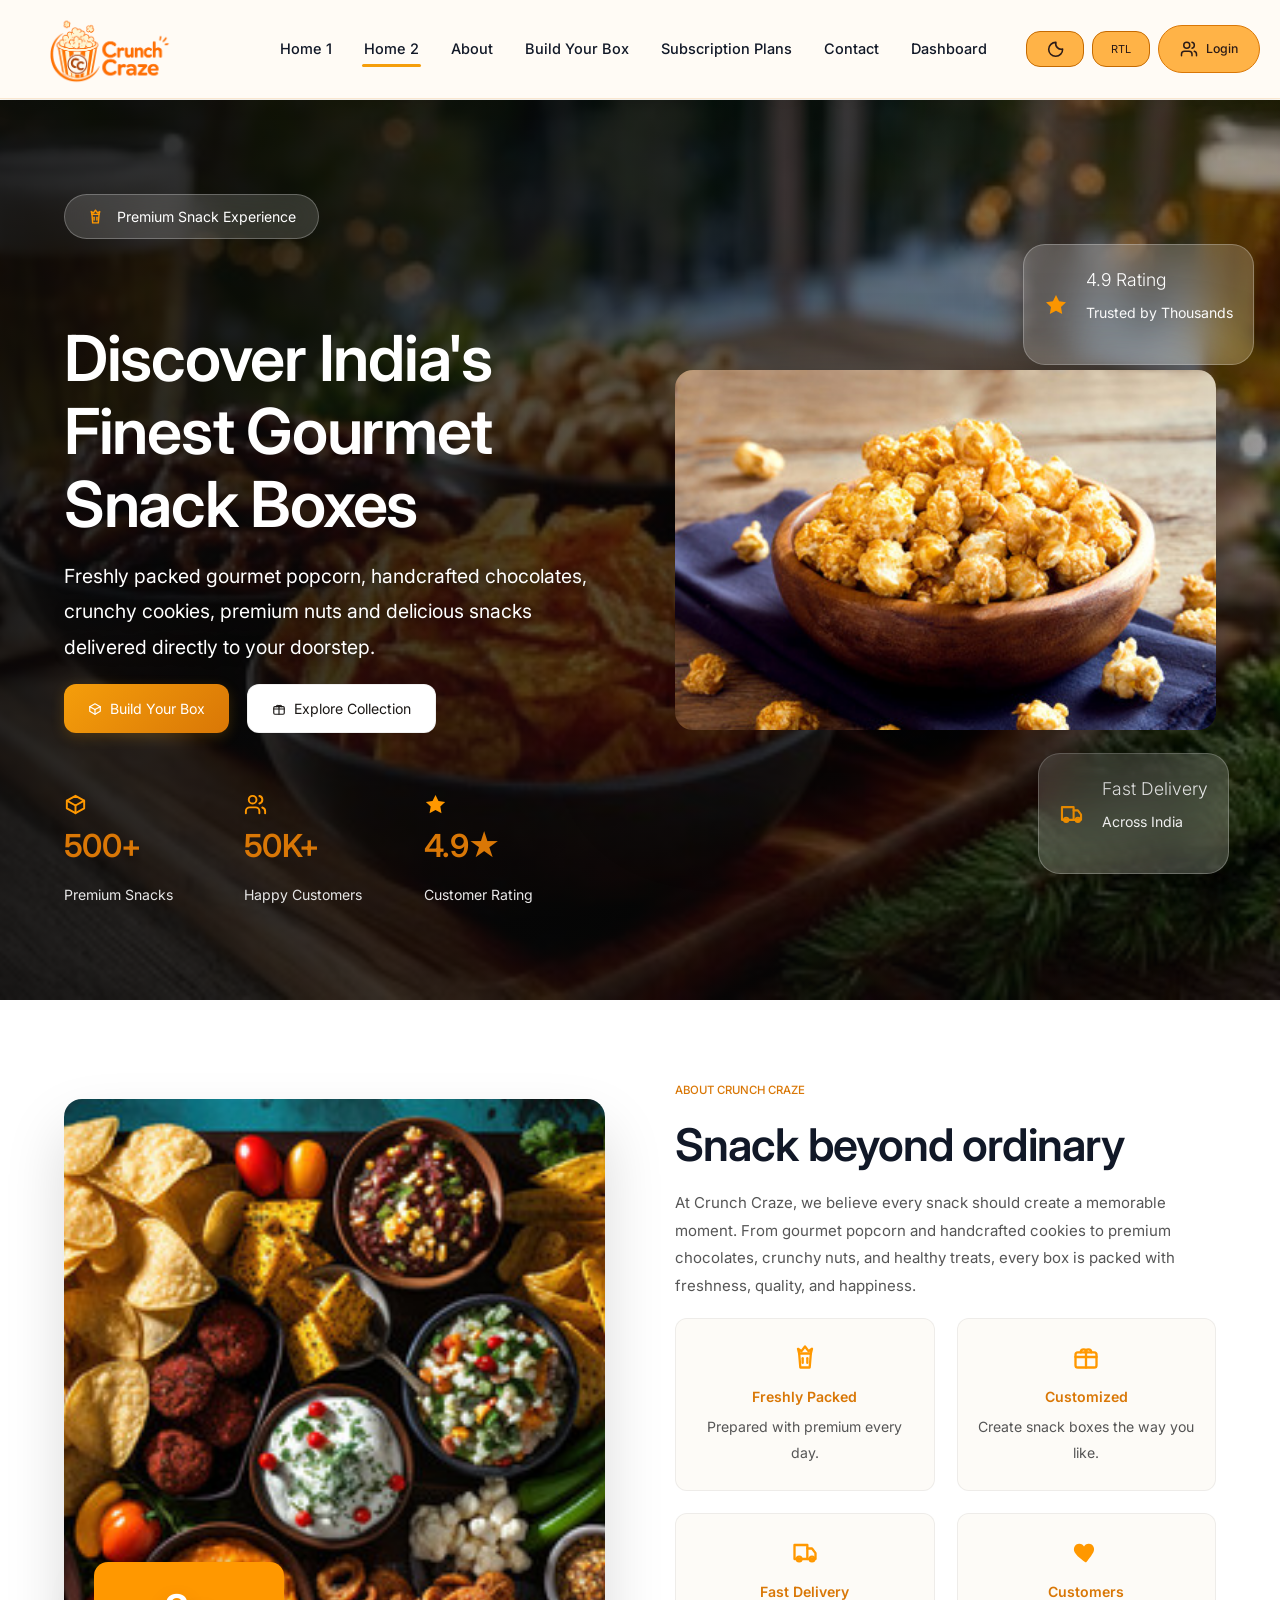
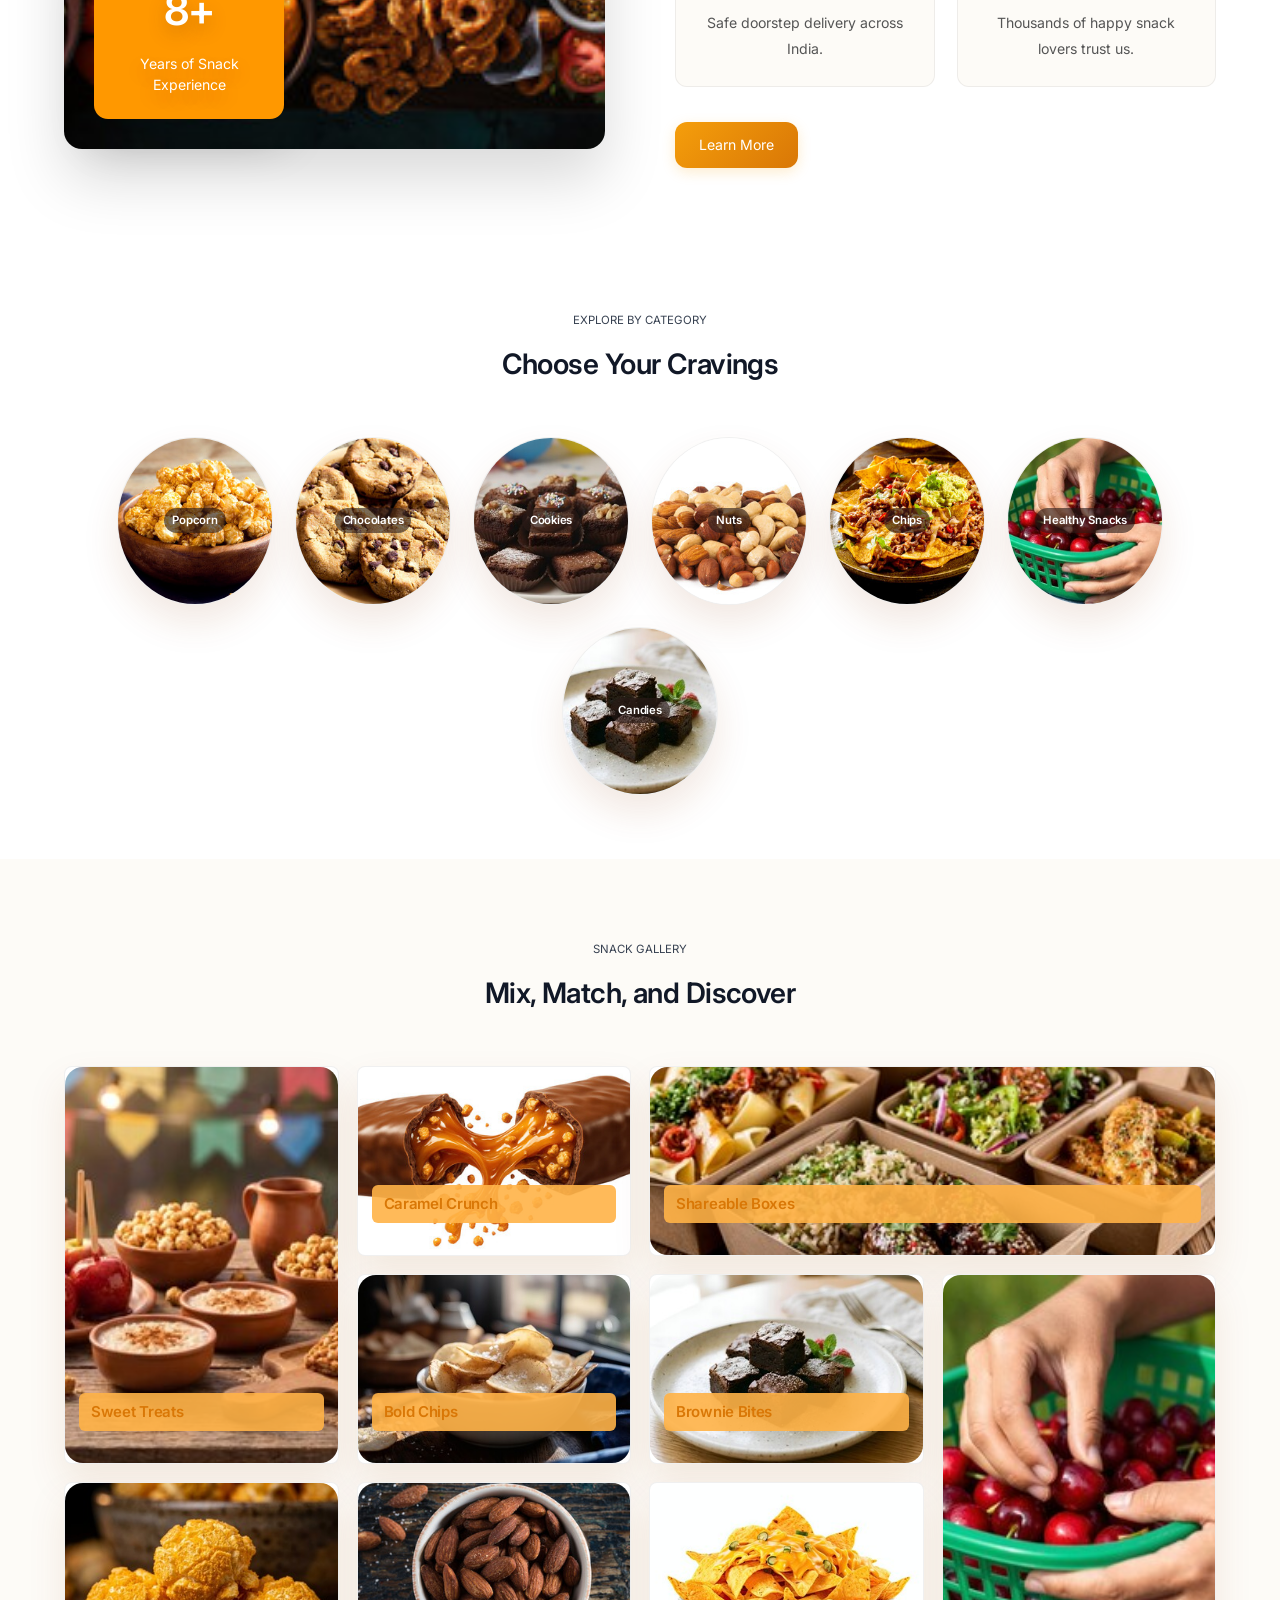
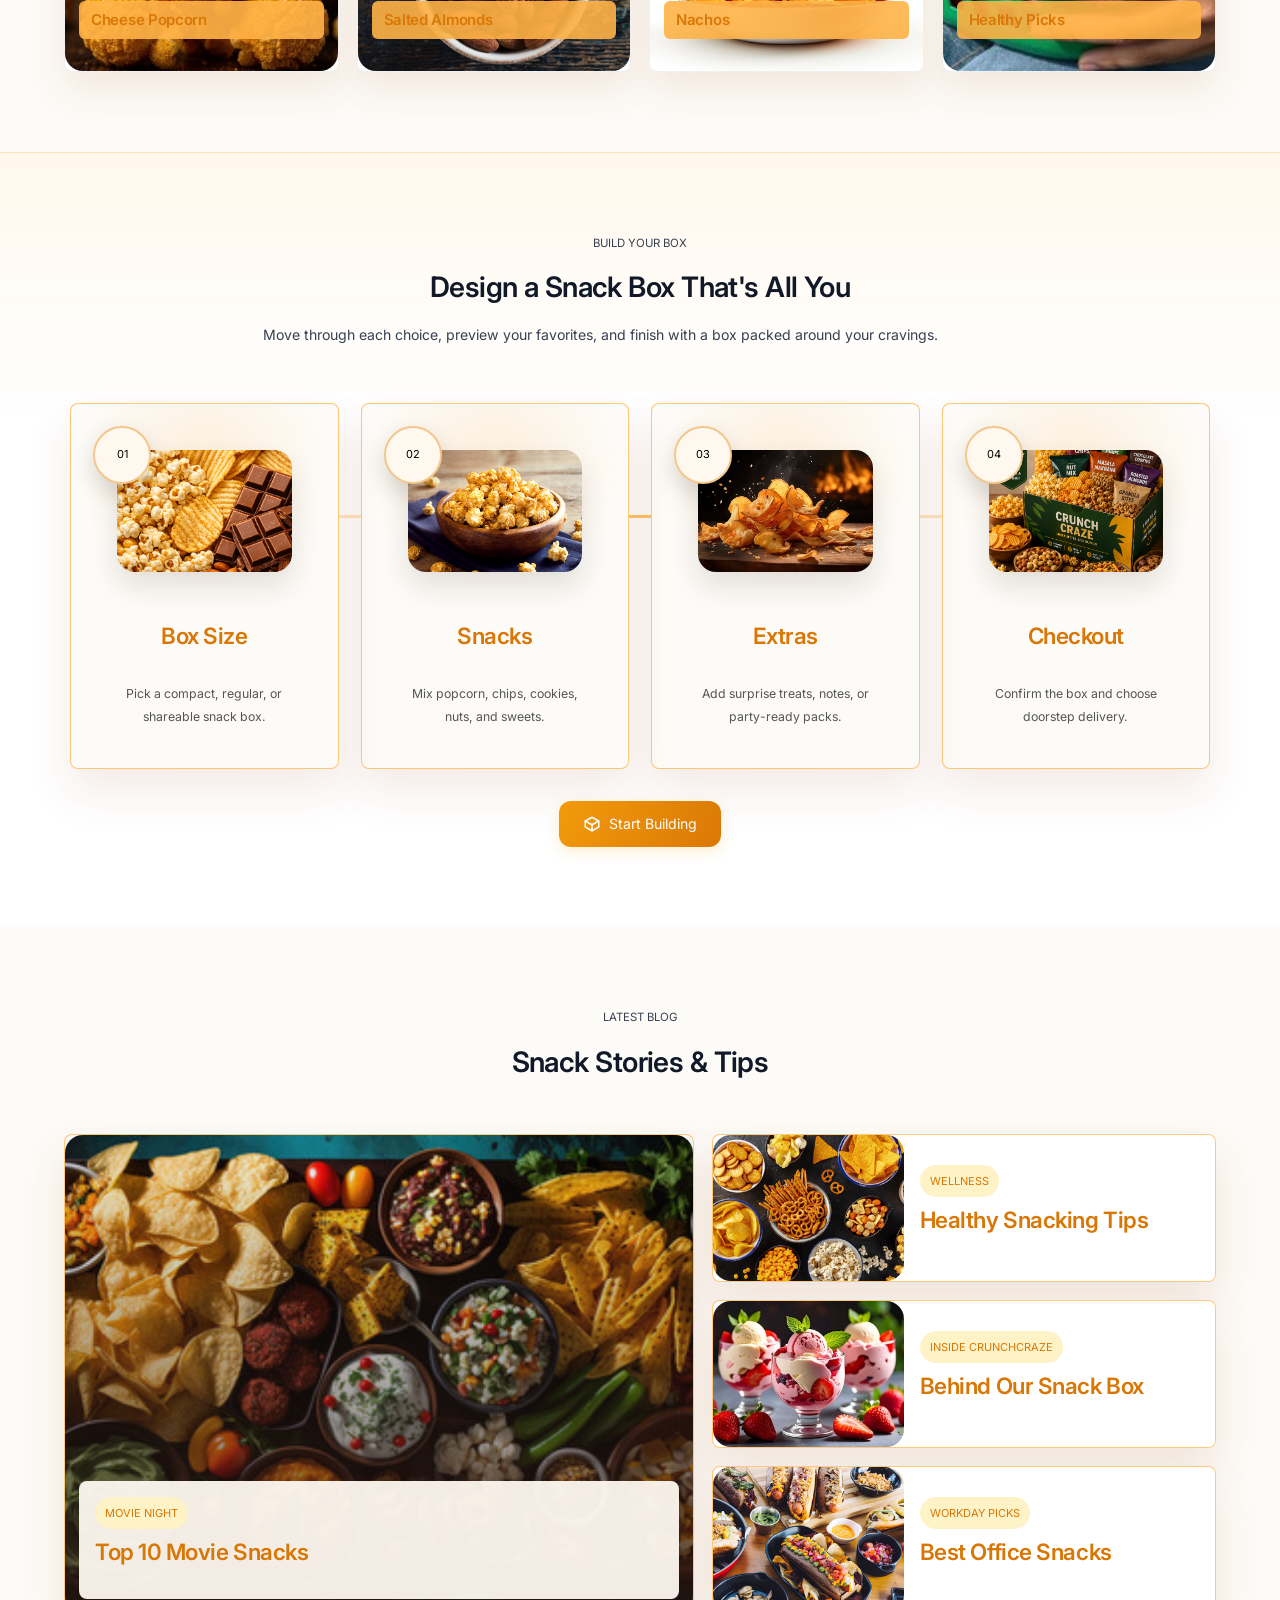
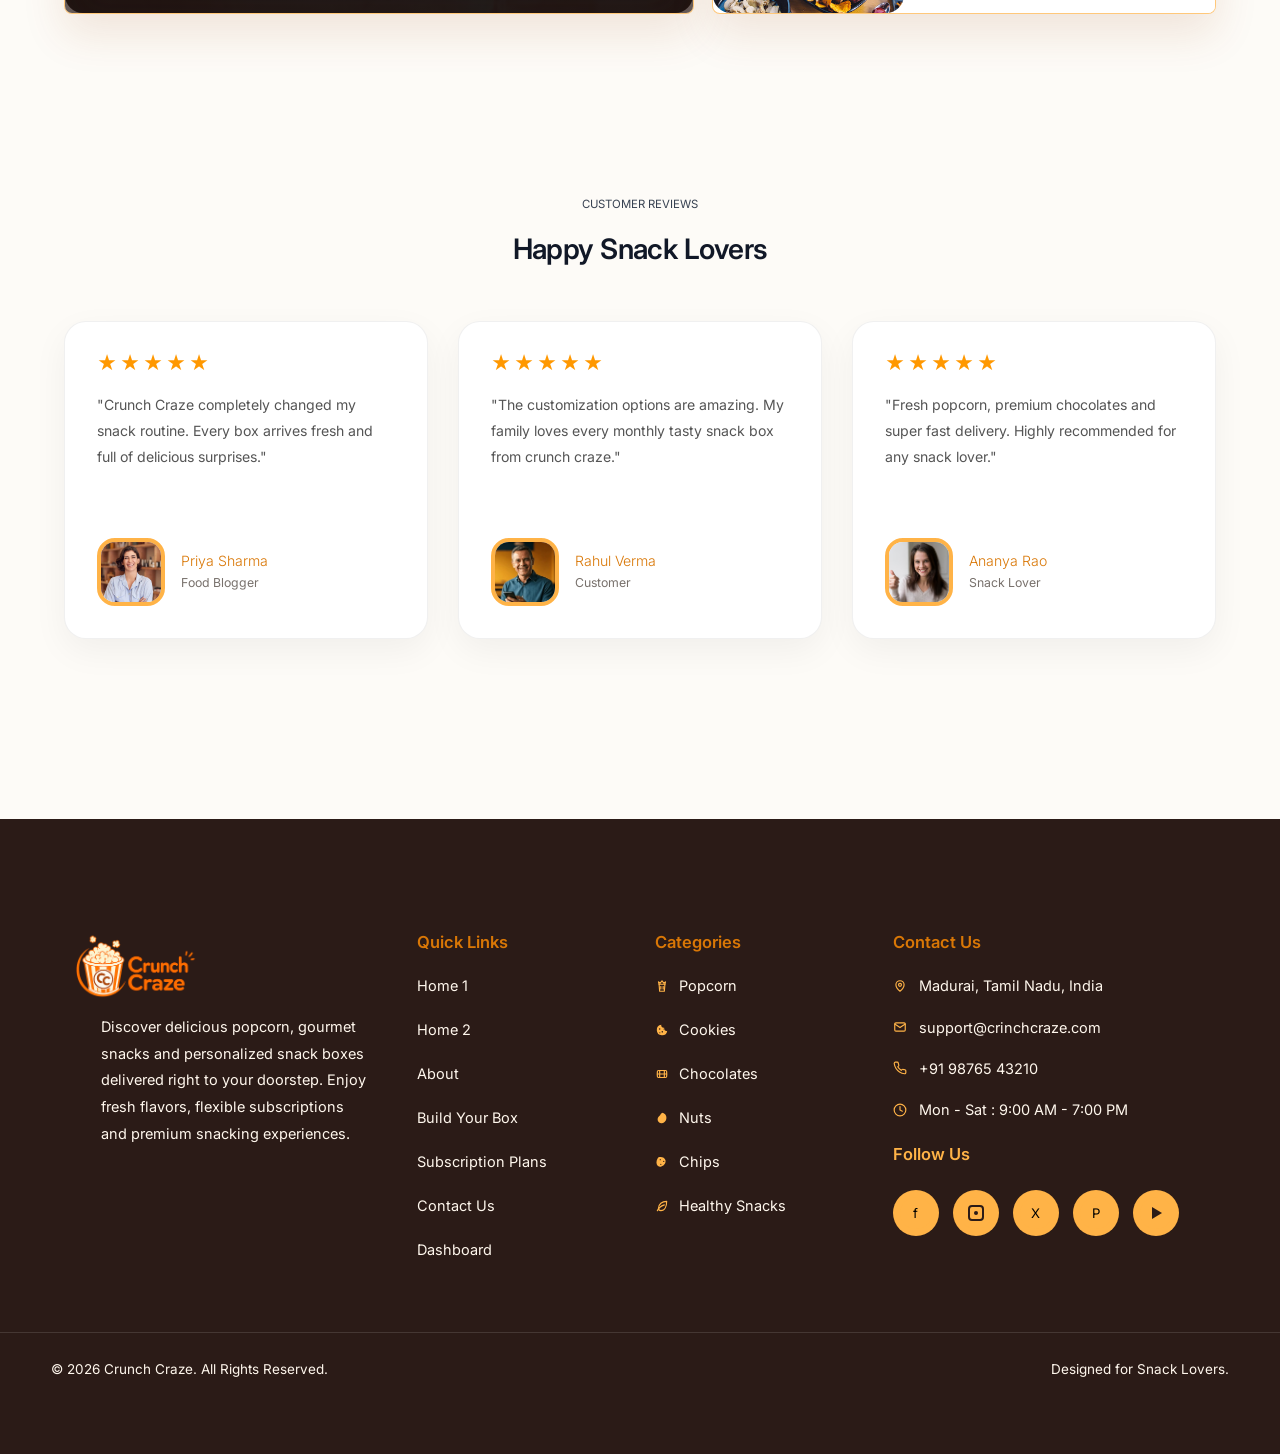
<file: home2.html>
<!DOCTYPE html>
<html lang="en">

<head>
  <meta charset="UTF-8">
  <meta name="viewport" content="width=device-width, initial-scale=1.0">
  <title>Home 2 | Crunch Craze</title>
  <link rel="preconnect" href="https://fonts.googleapis.com">
  <link rel="preconnect" href="https://fonts.gstatic.com" crossorigin>
  <link href="https://fonts.googleapis.com/css2?family=Inter:wght@300;400;500;600;700;800&display=swap"
    rel="stylesheet">
  <link rel="icon" type="image/png" href="image/logo.png">
  <link rel="stylesheet" href="css/style.css">
</head>

<body class="home2-page">
  <div class="page" id="top">
    <header>
      <a class="brand" href="index.html" aria-label="Crunch Craze home">
        <img class="logo" src="image/logo.png" alt="Crunch Craze logo">
      </a>
      <div class="header-controls">
        <button class="dark-toggle" type="button" aria-label="Switch to dark mode"><i class="cc-icon cc-icon-moon"
            aria-hidden="true"></i></button>
        <button class="rtl-toggle" type="button" aria-label="Switch to RTL layout">RTL</button>
        <a class="auth-link login-link" href="login.html"><i class="cc-icon cc-icon-users" aria-hidden="true"></i> <span>Login</span></a>
        <button class="nav-toggle" type="button" aria-label="Toggle menu" aria-expanded="false"
          aria-controls="main-nav">
          <span></span>
          <span></span>
          <span></span>
        </button>
      </div>
      <nav id="main-nav" aria-label="Main navigation">
        <a href="index.html">Home 1</a>
        <a href="home2.html" aria-current="page">Home 2</a>
        <a href="about.html">About</a>
        <a href="build-your-box.html">Build Your Box</a>
        <a href="subscription-plans.html">Subscription Plans</a>
        <a href="contact.html">Contact</a>
        <a href="dashboard.html">Dashboard</a>
        <div class="nav-actions" aria-label="Quick controls">
          <button class="dark-toggle" type="button" aria-label="Switch to dark mode"><i class="cc-icon cc-icon-moon"
              aria-hidden="true"></i></button>
          <button class="rtl-toggle" type="button" aria-label="Switch to RTL layout">RTL</button>
          <a class="auth-link login-link" href="login.html"><i class="cc-icon cc-icon-users" aria-hidden="true"></i> <span>Login</span></a>
        </div>
      </nav>
    </header>

    <main>
<section class="luxury-hero">

    <div class="luxury-overlay"></div>

    <div class="luxury-shape luxury-shape-1"></div>
    <div class="luxury-shape luxury-shape-2"></div>

    <div class="luxury-container">

        <div class="luxury-content">

            <span class="luxury-badge">

                <i class="cc-icon cc-icon-popcorn"></i>

                Premium Snack Experience

            </span>

            <h1 class="luxury-title">

                Discover India's
                Finest Gourmet
                Snack Boxes

            </h1>

            <p class="luxury-description">

                Freshly packed gourmet popcorn, handcrafted chocolates,
                crunchy cookies, premium nuts and delicious snacks
                delivered directly to your doorstep.

            </p>

            <div class="luxury-buttons">

                <a href="build-your-box.html" class="luxury-btn luxury-btn-primary">

                    <i class="cc-icon cc-icon-package"></i>

                    Build Your Box

                </a>

                <a href="subscription-plans.html" class="luxury-btn luxury-btn-secondary">

                    <i class="cc-icon cc-icon-gift"></i>

                    Explore Collection

                </a>

            </div>

            <div class="luxury-stats">

                <div class="luxury-stat">

                    <i class="cc-icon cc-icon-package"></i>

                    <h3>500+</h3>

                    <span>Premium Snacks</span>

                </div>

                <div class="luxury-stat">

                    <i class="cc-icon cc-icon-users"></i>

                    <h3>50K+</h3>

                    <span>Happy Customers</span>

                </div>

                <div class="luxury-stat">

                    <i class="cc-icon cc-icon-star"></i>

                    <h3>4.9★</h3>

                    <span>Customer Rating</span>

                </div>

            </div>

        </div>

        <div class="luxury-image">

    <img src="image/a9.jpg" alt="Premium Snack Box">

</div>

    </div>

    <!-- Floating Cards -->

    <div class="luxury-card luxury-card-rating">

        <i class="cc-icon cc-icon-star"></i>

        <div>

            <h4>4.9 Rating</h4>

            <p>Trusted by Thousands</p>

        </div>

    </div>

    <div class="luxury-card luxury-card-delivery">

        <i class="cc-icon cc-icon-truck"></i>

        <div>

            <h4>Fast Delivery</h4>

            <p>Across India</p>

        </div>

    </div>

</section>

      <section class="home2-about">

        <div class="home2-about-image reveal-on-scroll">

          <img src="image/a39.jpg" alt="Crunch Craze Team">

          <div class="experience-card">

            <h3>8+</h3>
            <span>Years of Snack Experience</span>

          </div>

        </div>

        <div class="home2-about-content reveal-on-scroll">

          <p class="section-kicker">
            ABOUT CRUNCH CRAZE
          </p>

          <h2>
            Snack beyond ordinary
          </h2>

          <p class="about-text">

            At Crunch Craze, we believe every snack should create a memorable moment.
            From gourmet popcorn and handcrafted cookies to premium chocolates,
            crunchy nuts, and healthy treats, every box is packed with freshness,
            quality, and happiness.

          </p>

          <div class="about-features">

            <div class="feature-box">

              <i class="cc-icon cc-icon-popcorn"></i>

              <div>

                <h4>Freshly Packed</h4>

                <p>Prepared with premium every day.</p>

              </div>

            </div>

            <div class="feature-box">

              <i class="cc-icon cc-icon-gift"></i>

              <div>

                <h4>Customized</h4>

                <p>Create snack boxes the way you like.</p>

              </div>

            </div>

            <div class="feature-box">

              <i class="cc-icon cc-icon-truck"></i>

              <div>

                <h4>Fast Delivery</h4>

                <p>Safe doorstep delivery across India.</p>

              </div>

            </div>

            <div class="feature-box">

              <i class="cc-icon cc-icon-heart"></i>

              <div>

                <h4> Customers</h4>

                <p>Thousands of happy snack lovers trust us.</p>

              </div>

            </div>

          </div>

          <a href="about.html" class="button primary">

            Learn More

          </a>

        </div>

      </section>

      <section class="category-explore" aria-labelledby="category-heading">
        <div class="section-header reveal-on-scroll">
          <p class="section-kicker">Explore by Category</p>
          <h2 id="category-heading">Choose Your Cravings</h2>
        </div>

        <div class="category-wheel">
          <article class="category-circle reveal-on-scroll">
            <img src="image/a9.jpg" alt="Popcorn">
            <i class="cc-icon cc-icon-popcorn" aria-hidden="true"></i>
            <h3>Popcorn</h3>
          </article>
          <article class="category-circle reveal-on-scroll">
            <img src="image/a11.jpg" alt="Chocolates">
            <i class="cc-icon cc-icon-bar" aria-hidden="true"></i>
            <h3>Chocolates</h3>
          </article>
          <article class="category-circle reveal-on-scroll">
            <img src="image/a14.jpg" alt="Cookies">
            <i class="cc-icon cc-icon-cookie" aria-hidden="true"></i>
            <h3>Cookies</h3>
          </article>
          <article class="category-circle reveal-on-scroll">
            <img src="image/a15.jpg" alt="Nuts">
            <i class="cc-icon cc-icon-nut" aria-hidden="true"></i>
            <h3>Nuts</h3>
          </article>
          <article class="category-circle reveal-on-scroll">
            <img src="image/a13.jpg" alt="Chips">
            <i class="cc-icon cc-icon-chip" aria-hidden="true"></i>
            <h3>Chips</h3>
          </article>
          <article class="category-circle reveal-on-scroll">
            <img src="image/a26.jpg" alt="Healthy snacks">
            <i class="cc-icon cc-icon-leaf" aria-hidden="true"></i>
            <h3>Healthy Snacks</h3>
          </article>
          <article class="category-circle reveal-on-scroll">
            <img src="image/a25.jpg" alt="Candies">
            <i class="cc-icon cc-icon-candy" aria-hidden="true"></i>
            <h3>Candies</h3>
          </article>
        </div>
      </section>

      <section class="snack-mosaic" aria-labelledby="mosaic-heading">
        <div class="section-header reveal-on-scroll">
          <p class="section-kicker">Snack Gallery</p>
          <h2 id="mosaic-heading">Mix, Match, and Discover</h2>
        </div>

        <div class="mosaic-grid">
          <article class="mosaic-card tall reveal-on-scroll">
            <img src="image/a21.jpg" alt="Sweet snack box">
            <h3>Sweet Treats</h3>
          </article>
          <article class="mosaic-card reveal-on-scroll">
            <img src="image/a22.jpg" alt="Caramel popcorn">
            <h3>Caramel Crunch</h3>
          </article>
          <article class="mosaic-card wide reveal-on-scroll">
            <img src="image/a23.jpg" alt="Family snack box">
            <h3>Shareable Boxes</h3>
          </article>
          <article class="mosaic-card reveal-on-scroll">
            <img src="image/a24.jpg" alt="BBQ chips">
            <h3>Bold Chips</h3>
          </article>
          <article class="mosaic-card reveal-on-scroll">
            <img src="image/a25.jpg" alt="Brownie bites">
            <h3>Brownie Bites</h3>
          </article>
          <article class="mosaic-card tall reveal-on-scroll">
            <img src="image/a26.jpg" alt="Healthy snack box">
            <h3>Healthy Picks</h3>
          </article>
          <article class="mosaic-card reveal-on-scroll">
            <img src="image/a27.jpg" alt="Cheese popcorn">
            <h3>Cheese Popcorn</h3>
          </article>
          <article class="mosaic-card reveal-on-scroll">
            <img src="image/a28.jpg" alt="Salted almonds">
            <h3>Salted Almonds</h3>
          </article>
          <article class="mosaic-card reveal-on-scroll">
            <img src="image/a29.jpg" alt="Nachos">
            <h3>Nachos</h3>
          </article>

        </div>
      </section>

      <section class="build-box-section" aria-labelledby="build-box-heading">
        <div class="section-header reveal-on-scroll">
          <p class="section-kicker">Build Your Box</p>
          <h2 id="build-box-heading">Design a Snack Box That's All You</h2>
          <p class="section-intro">Move through each choice, preview your favorites, and finish with a box packed around
            your cravings.</p>
        </div>

        <div class="build-step-grid" aria-label="Build your snack box steps">
          <article class="build-step-card reveal-on-scroll">
            <span class="build-step-number">01</span>
            <img class="build-step-image" src="image/a4.png" alt="Snack box size">
            <i class="build-step-icon cc-icon cc-icon-package" aria-hidden="true"></i>
            <h3>Box Size</h3>
            <p>Pick a compact, regular, or shareable snack box.</p>
          </article>

          <article class="build-step-card reveal-on-scroll">
            <span class="build-step-number">02</span>
            <img class="build-step-image" src="image/a9.jpg" alt="Snack selection">
            <i class="build-step-icon cc-icon cc-icon-popcorn" aria-hidden="true"></i>
            <h3>Snacks</h3>
            <p>Mix popcorn, chips, cookies, nuts, and sweets.</p>
          </article>

          <article class="build-step-card reveal-on-scroll">
            <span class="build-step-number">03</span>
            <img class="build-step-image" src="image/a10.jpg" alt="Extra treats">
            <i class="build-step-icon cc-icon cc-icon-gift" aria-hidden="true"></i>
            <h3>Extras</h3>
            <p>Add surprise treats, notes, or party-ready packs.</p>
          </article>

          <article class="build-step-card reveal-on-scroll">
            <span class="build-step-number">04</span>
            <img class="build-step-image" src="image/a7.png" alt="Checkout snack box">
            <i class="build-step-icon cc-icon cc-icon-cart" aria-hidden="true"></i>
            <h3>Checkout</h3>
            <p>Confirm the box and choose doorstep delivery.</p>
          </article>
        </div>

        <div class="build-box-action reveal-on-scroll">
          <a class="button primary" href="build-your-box.html">Start Building</a>
        </div>
      </section>


      <section class="latest-blog" aria-labelledby="blog-heading">
        <div class="section-header reveal-on-scroll">
          <p class="section-kicker">Latest Blog</p>
          <h2 id="blog-heading">Snack Stories &amp; Tips</h2>
        </div>

        <div class="blog-grid" aria-label="Latest snack blog posts">
          <article class="blog-card reveal-on-scroll">
            <img src="image/a39.jpg" alt="Movie snacks with popcorn">
            <div class="blog-body">
              <span>Movie Night</span>
              <h3>Top 10 Movie Snacks</h3>
            </div>
          </article>

          <article class="blog-card reveal-on-scroll">
            <img src="image/a40.jpg" alt="Healthy snack ideas">
            <div class="blog-body">
              <span>Wellness</span>
              <h3>Healthy Snacking Tips</h3>
            </div>
          </article>

          <article class="blog-card reveal-on-scroll">
            <img src="image/a41.jpg" alt="Snack box packing process">
            <div class="blog-body">
              <span>Inside CrunchCraze</span>
              <h3>Behind Our Snack Box</h3>
            </div>
          </article>

          <article class="blog-card reveal-on-scroll">
            <img src="image/a42.jpg" alt="Office snacks and popcorn">
            <div class="blog-body">
              <span>Workday Picks</span>
              <h3>Best Office Snacks</h3>
            </div>
          </article>
        </div>
      </section>
    </main>
  </div>

  <section class="home2-testimonials">

    <div class="section-header reveal-on-scroll">

      <p class="section-kicker">
        CUSTOMER REVIEWS
      </p>

      <h2>
        Happy Snack Lovers
      </h2>

    </div>

    <div class="testimonial-grid">

      <article class="testimonial-card reveal-on-scroll">

        <div class="stars">
          ★★★★★
        </div>

        <p>

          "Crunch Craze completely changed my snack routine.
          Every box arrives fresh and full of delicious surprises."

        </p>

        <div class="testimonial-user">

          <img src="image/user1.jpg" alt="">

          <div>

            <h4>Priya Sharma</h4>

            <span>Food Blogger</span>

          </div>

        </div>

      </article>

      <article class="testimonial-card reveal-on-scroll">

        <div class="stars">
          ★★★★★
        </div>

        <p>

          "The customization options are amazing.
          My family loves every monthly tasty snack box from crunch craze."

        </p>

        <div class="testimonial-user">

          <img src="image/user2.jpg" alt="">

          <div>

            <h4>Rahul Verma</h4>

            <span>Customer</span>

          </div>

        </div>

      </article>

      <article class="testimonial-card reveal-on-scroll">

        <div class="stars">
          ★★★★★
        </div>

        <p>

          "Fresh popcorn, premium chocolates and super fast
          delivery. Highly recommended for any snack lover."

        </p>

        <div class="testimonial-user">

          <img src="image/user3.jpg" alt="">

          <div>

            <h4>Ananya Rao</h4>

            <span>Snack Lover</span>

          </div>

        </div>

      </article>

    </div>

  </section>


  <footer class="ccf-footer">

    <div class="ccf-container">

      <!-- Brand -->
      <div class="ccf-brand">

        <a href="index.html" class="ccf-logo-wrap">
          <img src="image/logo.png" alt="Crunch Craze" class="ccf-logo">
        </a>


        <p class="ccf-desc">
          Discover delicious popcorn, gourmet snacks and personalized snack
          boxes delivered right to your doorstep. Enjoy fresh flavors,
          flexible subscriptions and premium snacking experiences.
        </p>

      </div>

      <!-- Quick Links -->
      <div class="ccf-column">

        <h3>Quick Links</h3>

        <ul>

          <li><a href="index.html">Home 1</a></li>

          <li><a href="home2.html">Home 2</a></li>

          <li><a href="about.html">About</a></li>

          <li><a href="build-your-box.html">Build Your Box</a></li>

          <li><a href="subscription-plans.html">Subscription Plans</a></li>

          <li><a href="contact.html">Contact Us</a></li>

          <li><a href="dashboard.html">Dashboard</a></li>

        </ul>

      </div>

      <!-- Categories -->

      <div class="ccf-column">

        <h3>Categories</h3>

        <ul>

          <li><i class="cc-icon cc-icon-popcorn"></i> Popcorn</li>

          <li><i class="cc-icon cc-icon-cookie"></i> Cookies</li>

          <li><i class="cc-icon cc-icon-bar"></i> Chocolates</li>

          <li><i class="cc-icon cc-icon-nut"></i> Nuts</li>

          <li><i class="cc-icon cc-icon-chip"></i> Chips</li>

          <li><i class="cc-icon cc-icon-leaf"></i> Healthy Snacks</li>

        </ul>

      </div>

      <!-- Contact -->

      <div class="ccf-column">

        <h3>Contact Us</h3>

        <div class="ccf-contact">

          <span>
            <i class="cc-icon cc-icon-map-pin"></i>
            Madurai, Tamil Nadu, India
          </span>

          <span>
            <i class="cc-icon cc-icon-mail"></i>
            support@crinchcraze.com
          </span>

          <span>
            <i class="cc-icon cc-icon-phone"></i>
            +91 98765 43210
          </span>

          <span>
            <i class="cc-icon cc-icon-clock"></i>
            Mon - Sat : 9:00 AM - 7:00 PM
          </span>

        </div>

        <h4>Follow Us</h4>

        <div class="ccf-social">

          <a href="#"><span class="social-icon">f</span></a>

          <a href="#"><span class="social-icon camera-icon"></span></a>

          <a href="#"><span class="social-icon">X</span></a>

          <a href="#"><span class="social-icon">P</span></a>

          <a href="#"><span class="social-icon play-icon"></span></a>

        </div>

      </div>

    </div>

    <div class="ccf-bottom">

      <p>© 2026 Crunch Craze. All Rights Reserved.</p>

      <p>Designed for Snack Lovers.</p>

    </div>

  </footer>

  <a class="back-to-top" href="#top" aria-label="Back to top">&uarr;</a>
  <script src="js/script.js"></script>
</body>

</html>
</file>
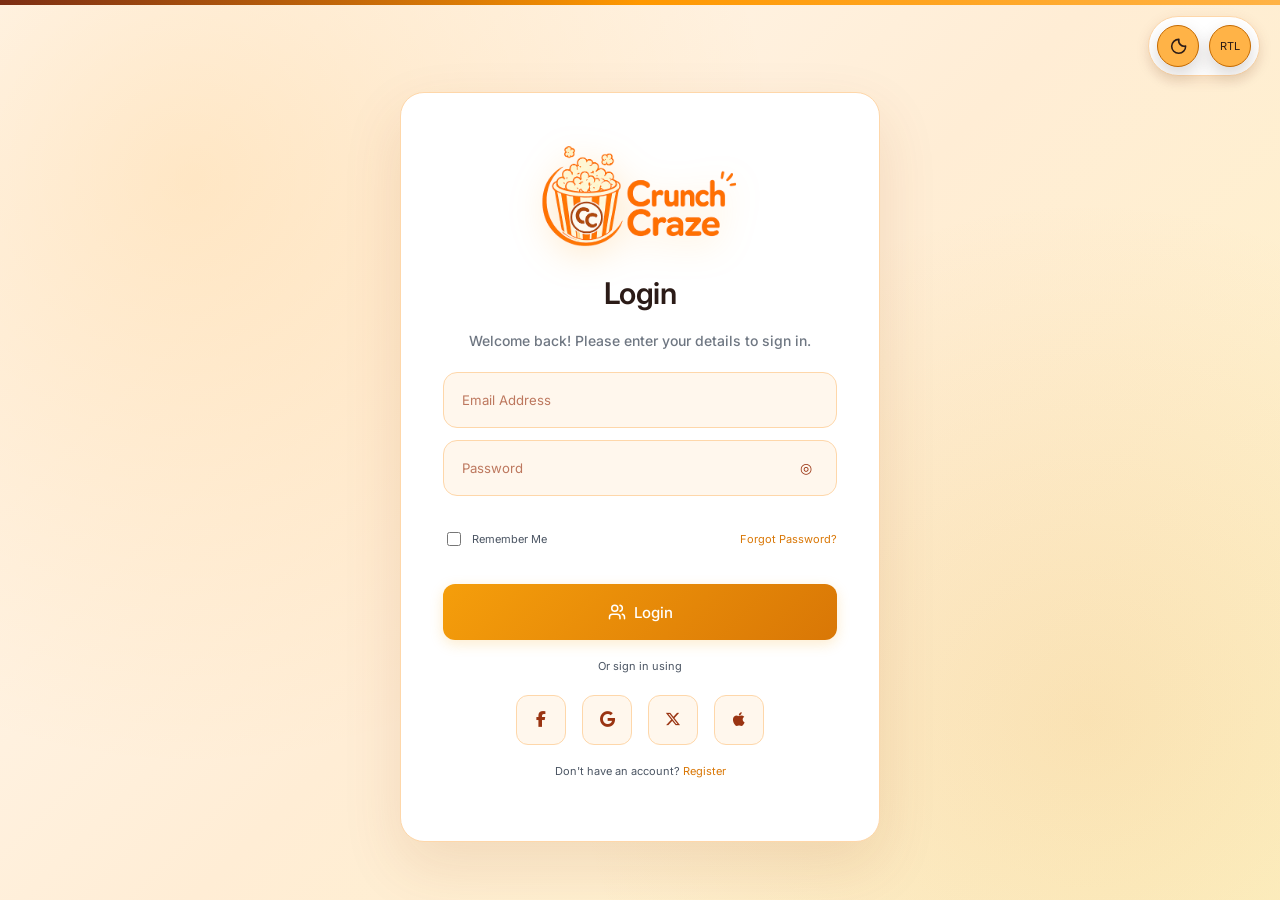
<file: login.html>
<!DOCTYPE html>
<html lang="en">

<head>
  <meta charset="UTF-8">
  <meta name="viewport" content="width=device-width, initial-scale=1.0">
  <title>Login | Crunch Craze</title>
  <link rel="preconnect" href="https://fonts.googleapis.com">
  <link rel="preconnect" href="https://fonts.gstatic.com" crossorigin>
  <link href="https://fonts.googleapis.com/css2?family=Inter:wght@300;400;500;600;700;800&display=swap"
    rel="stylesheet">

  <link rel="stylesheet" href="https://cdnjs.cloudflare.com/ajax/libs/font-awesome/6.7.2/css/all.min.css">
  <link rel="icon" type="image/png" href="image/logo.png">
  <link rel="stylesheet" href="css/style.css">
</head>

<body class="login-only-page login-auth-page">
  <main class="login-page" aria-labelledby="login-heading">
    <div class="page-tools" aria-label="Page display controls">
      <button class="dark-toggle" type="button" aria-label="Switch to dark mode"><i class="cc-icon cc-icon-moon"
          aria-hidden="true"></i></button>
      <button class="rtl-toggle" type="button" aria-label="Switch to RTL layout">RTL</button>
    </div>

    <section class="login-card auth-card">
      <a class="login-brand auth-logo" href="index.html" aria-label="Crunch Craze home">
        <img class="logo" src="image/logo.png" alt="Crunch Craze logo">
      </a>

      <h1 id="login-heading">Login</h1>
      <p class="auth-subtitle">Welcome back! Please enter your details to sign in.</p>

      <form class="signin-form">
        <label class="sr-only" for="login-email">Email Address</label>
        <input id="login-email" type="email" placeholder="Email Address" autocomplete="email">

        <label class="sr-only" for="login-password">Password</label>
        <div class="password-field">
          <input id="login-password" type="password" placeholder="Password" autocomplete="current-password">
          <button type="button" aria-label="Show password">◎</button>
        </div>

        <div class="login-options">
          <label class="remember-option">
            <input type="checkbox">
            <span>Remember Me</span>
          </label>
          <a href="#">Forgot Password?</a>
        </div>

        <button class="button primary" type="submit">Login</button>
      </form>

      <p class="auth-divider">Or sign in using</p>
      <div class="auth-social" aria-label="Social login options">

        <a href="#" aria-label="Facebook">
          <i class="fa-brands fa-facebook-f"></i>
        </a>

        <a href="#" aria-label="Google">
          <i class="fa-brands fa-google"></i>
        </a>

        <a href="#" aria-label="Twitter">
          <i class="fa-brands fa-x-twitter"></i>
        </a>

        <a href="#" aria-label="Apple">
          <i class="fa-brands fa-apple"></i>
        </a>

      </div>

      <p class="signup-note">Don't have an account? <a href="signin.html">Register</a></p>
    </section>
  </main>
  <script src="js/script.js"></script>
</body>

</html>
</file>
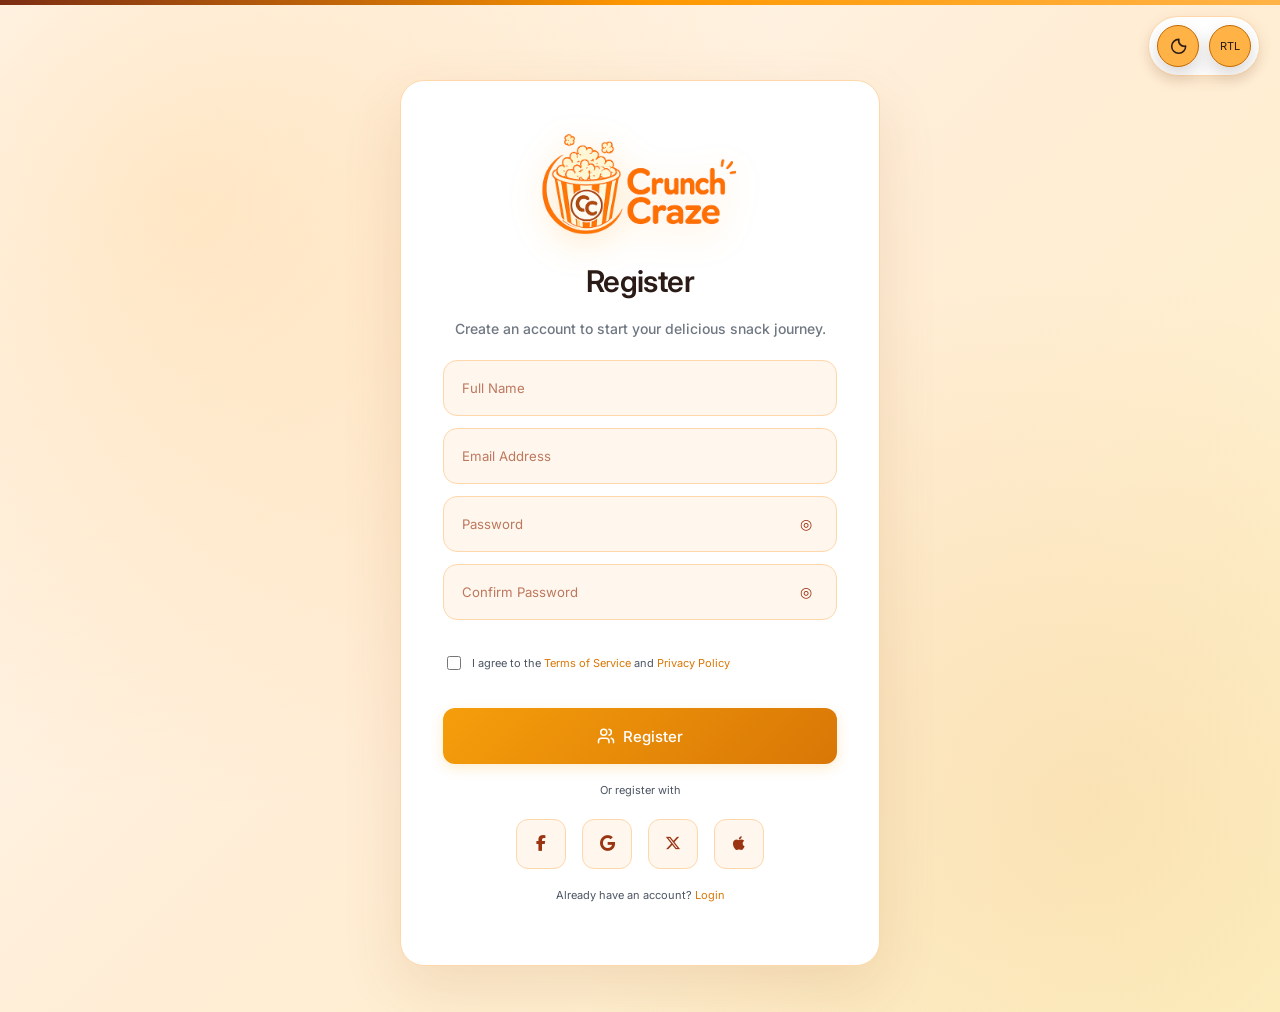
<file: signin.html>
<!DOCTYPE html>
<html lang="en">

<head>
  <meta charset="UTF-8">
  <meta name="viewport" content="width=device-width, initial-scale=1.0">
  <title>Register | Crunch Craze</title>
  <link rel="preconnect" href="https://fonts.googleapis.com">
  <link rel="preconnect" href="https://fonts.gstatic.com" crossorigin>
  <link href="https://fonts.googleapis.com/css2?family=Inter:wght@300;400;500;600;700;800&display=swap"
    rel="stylesheet">

  <link rel="stylesheet" href="https://cdnjs.cloudflare.com/ajax/libs/font-awesome/6.7.2/css/all.min.css">
  <link rel="icon" type="image/png" href="image/logo.png">
  <link rel="stylesheet" href="css/style.css">
</head>

<body class="login-only-page signin-auth-page">
  <main class="login-page" aria-labelledby="signin-heading">
    <div class="page-tools" aria-label="Page display controls">
      <button class="dark-toggle" type="button" aria-label="Switch to dark mode"><i class="cc-icon cc-icon-moon"
          aria-hidden="true"></i></button>
      <button class="rtl-toggle" type="button" aria-label="Switch to RTL layout">RTL</button>
    </div>

    <section class="login-card auth-card register-card">
      <a class="login-brand auth-logo" href="index.html" aria-label="Crunch Craze home">
        <img class="logo" src="image/logo.png" alt="Crunch Craze logo">
      </a>

      <h1 id="signin-heading">Register</h1>
      <p class="auth-subtitle">Create an account to start your delicious snack journey.</p>

      <form class="signin-form">
        <label class="sr-only" for="signin-name">Full Name</label>
        <input id="signin-name" type="text" placeholder="Full Name" autocomplete="name">

        <label class="sr-only" for="signin-email">Email Address</label>
        <input id="signin-email" type="email" placeholder="Email Address" autocomplete="email">

        <label class="sr-only" for="signin-password">Password</label>
        <div class="password-field">
          <input id="signin-password" type="password" placeholder="Password" autocomplete="new-password">
          <button type="button" aria-label="Show password">◎</button>
        </div>

        <label class="sr-only" for="signin-confirm">Confirm Password</label>
        <div class="password-field">
          <input id="signin-confirm" type="password" placeholder="Confirm Password" autocomplete="new-password">
          <button type="button" aria-label="Show password">◎</button>
        </div>

        <label class="remember-option terms-option">
          <input type="checkbox">
          <span>I agree to the <a href="#">Terms of Service</a> and <a href="#">Privacy Policy</a></span>
        </label>

        <button class="button primary" type="submit">Register</button>
      </form>

      <p class="auth-divider">Or register with</p>
      <div class="auth-social" aria-label="Social login options">

        <a href="#" aria-label="Facebook">
          <i class="fa-brands fa-facebook-f"></i>
        </a>

        <a href="#" aria-label="Google">
          <i class="fa-brands fa-google"></i>
        </a>

        <a href="#" aria-label="Twitter">
          <i class="fa-brands fa-x-twitter"></i>
        </a>

        <a href="#" aria-label="Apple">
          <i class="fa-brands fa-apple"></i>
        </a>

      </div>

      <p class="signup-note">Already have an account? <a href="login.html">Login</a></p>
    </section>
  </main>
  <script src="js/script.js"></script>
</body>

</html>
</file>
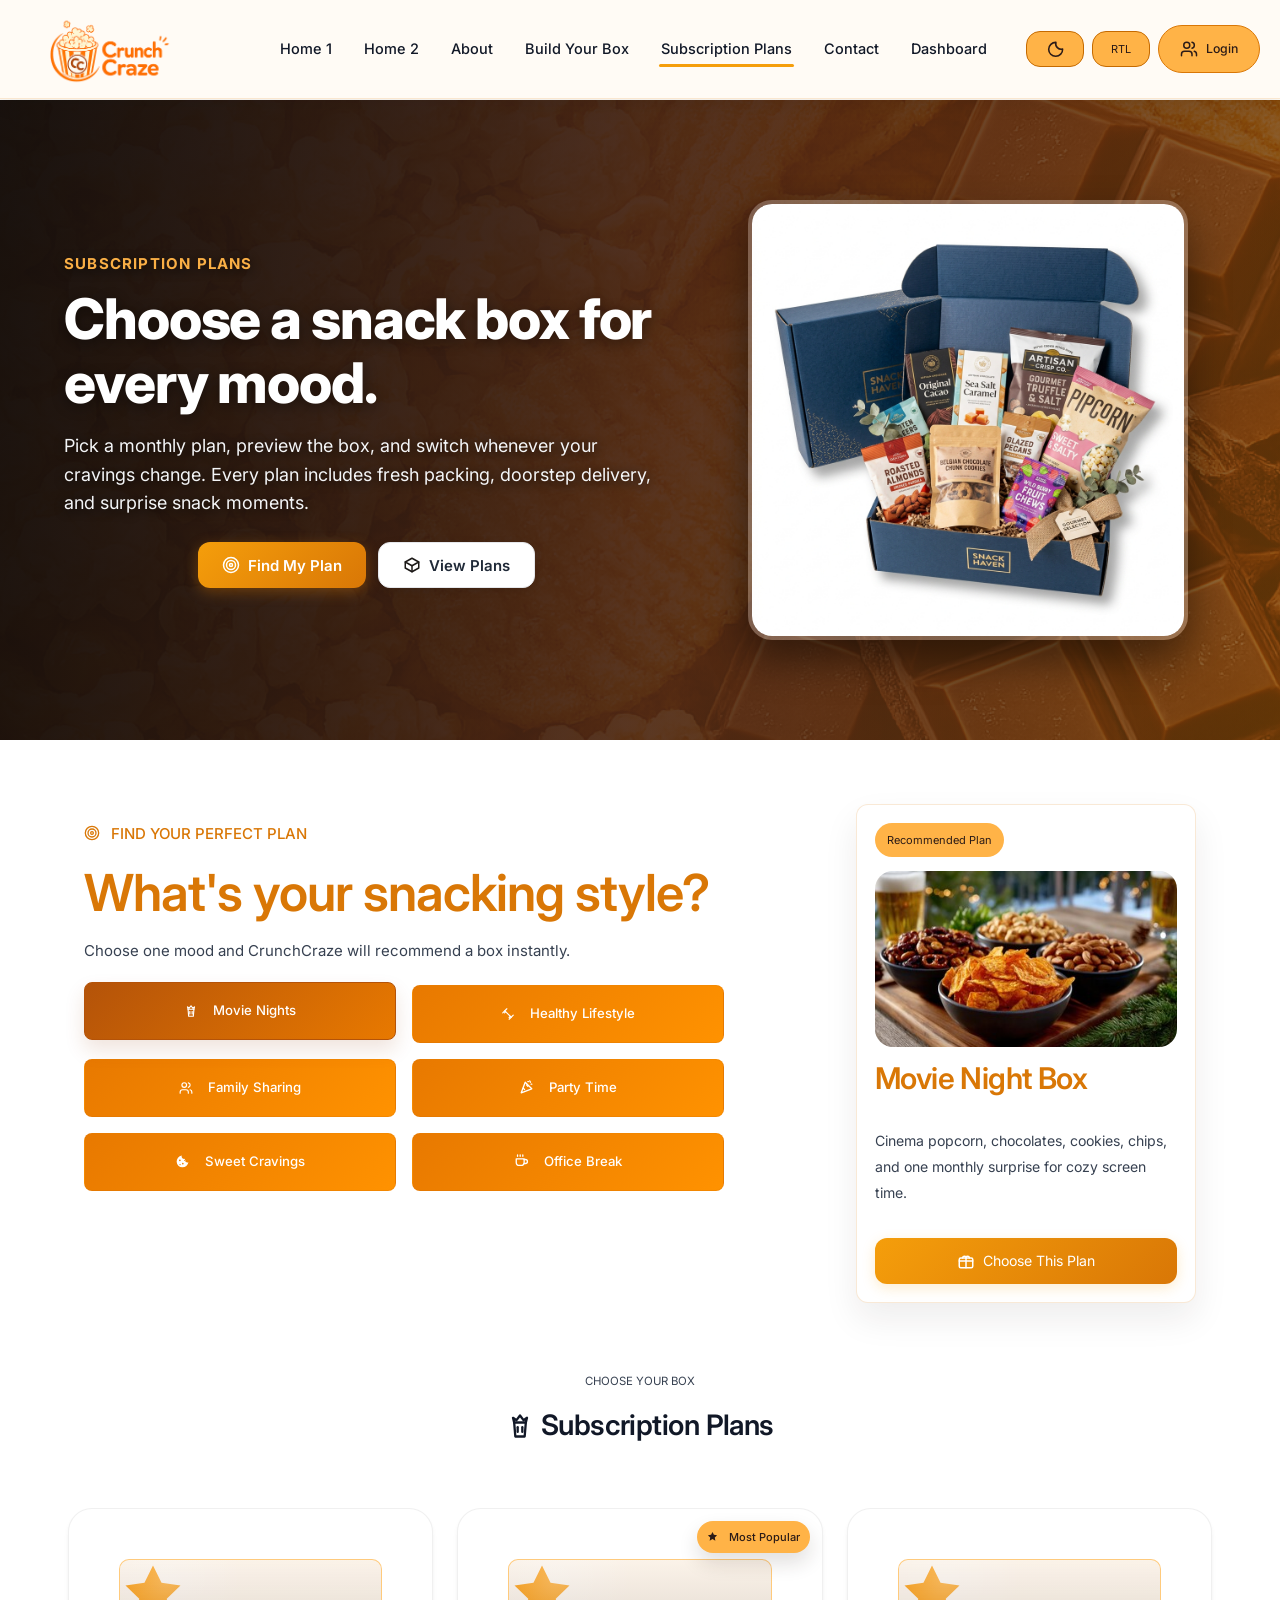
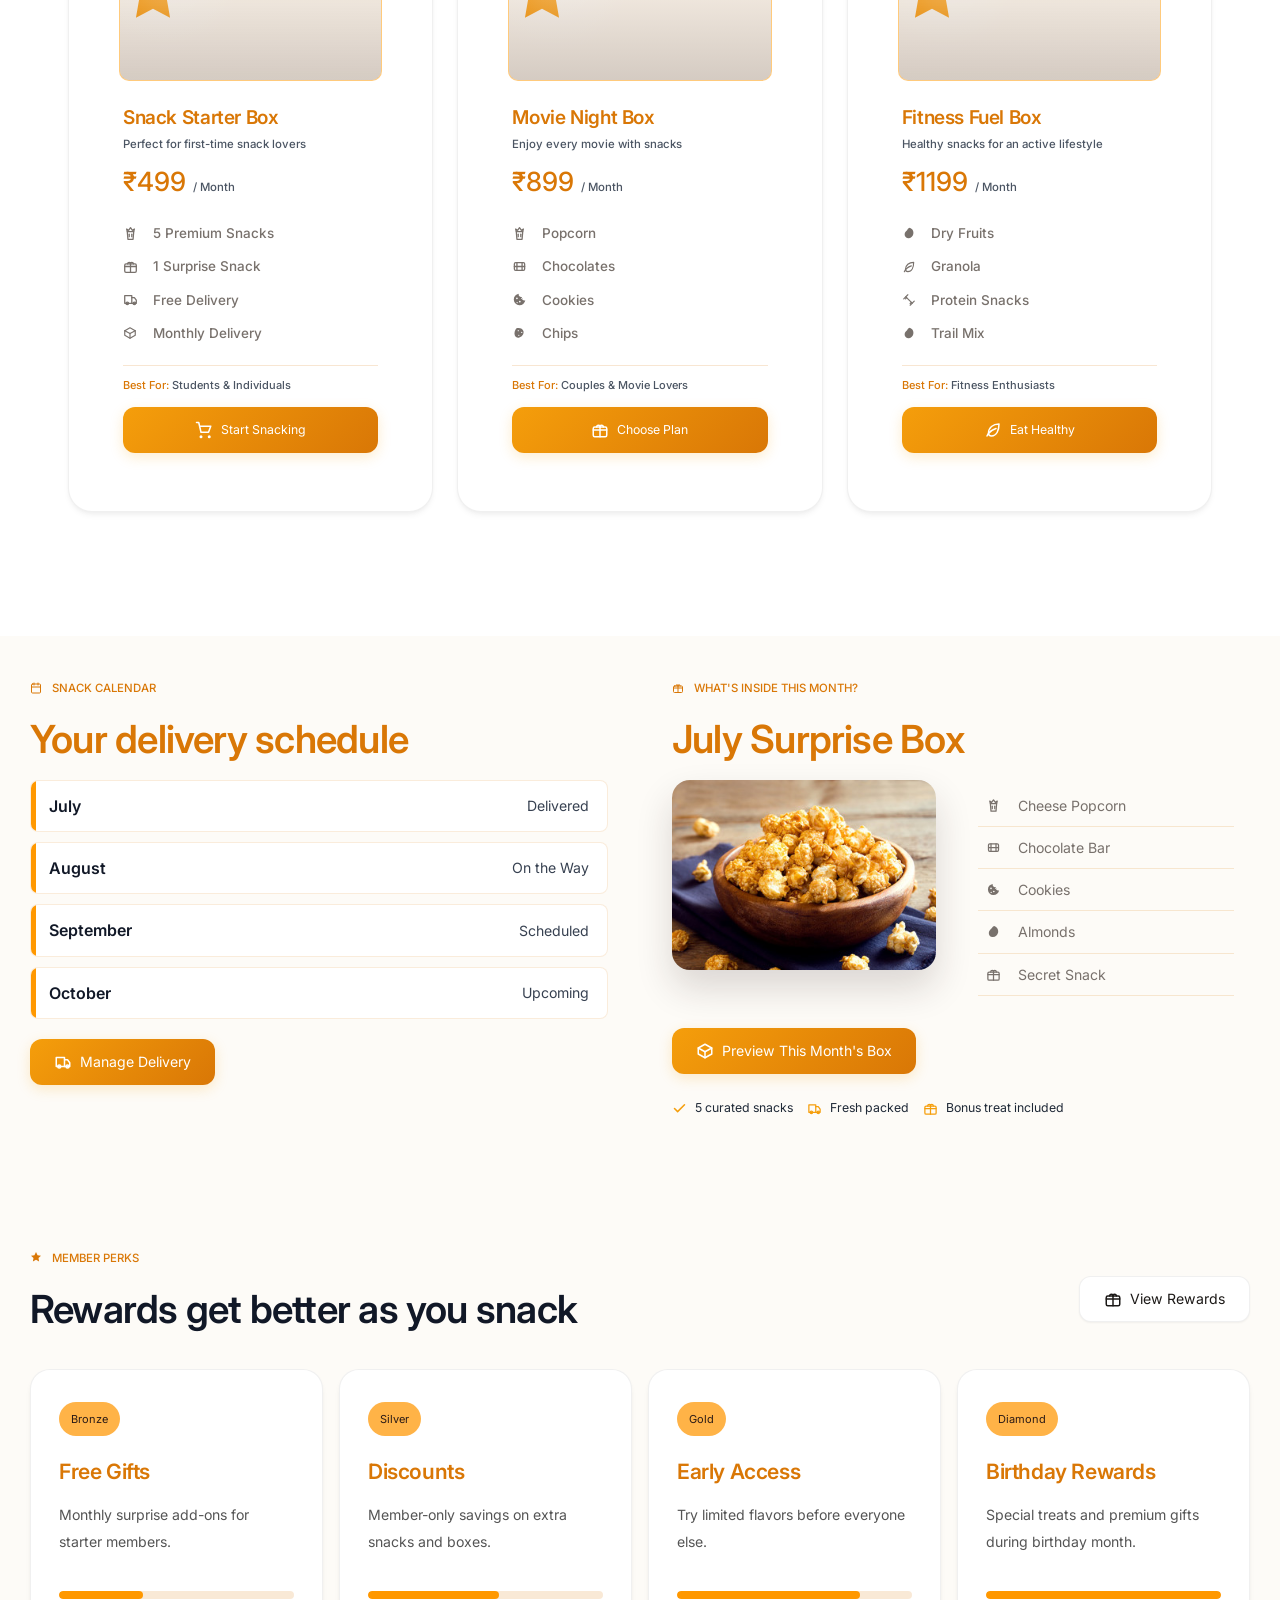
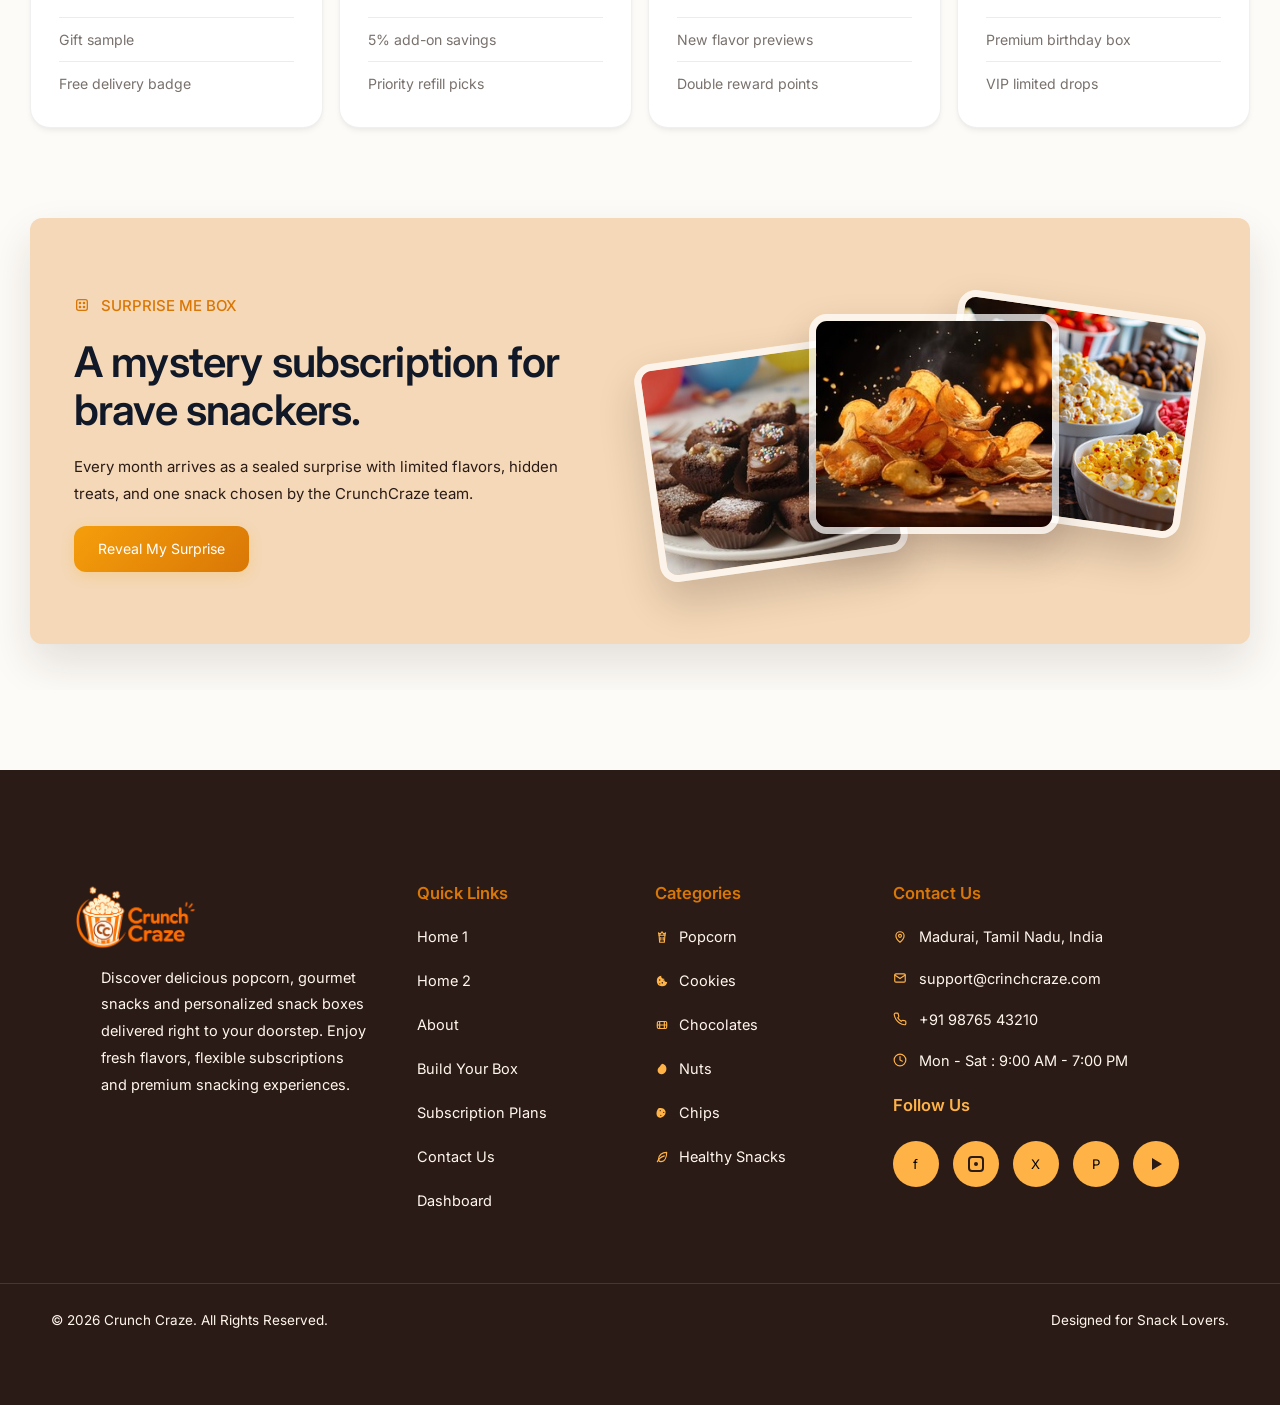
<file: subscription-plans.html>
<!DOCTYPE html>
<html lang="en">

<head>
  <meta charset="UTF-8">
  <meta name="viewport" content="width=device-width, initial-scale=1.0">
  <title>Subscription Plans | Crinch Craze</title>
  <link rel="preconnect" href="https://fonts.googleapis.com">
  <link rel="preconnect" href="https://fonts.gstatic.com" crossorigin>
  <link href="https://fonts.googleapis.com/css2?family=Inter:wght@300;400;500;600;700;800&display=swap"
    rel="stylesheet">
  <link rel="icon" type="image/png" href="image/logo.png">
  <link rel="stylesheet" href="css/style.css">
</head>

<body>
  <div class="page" id="top">
    <header>
      <a class="brand" href="index.html" aria-label="Crunch Craze home">
        <img class="logo" src="image/logo.png" alt="Crunch Craze logo">
      </a>
      <div class="header-controls">
        <button class="dark-toggle" type="button" aria-label="Switch to dark mode"><i class="cc-icon cc-icon-moon"
            aria-hidden="true"></i></button>
        <button class="rtl-toggle" type="button" aria-label="Switch to RTL layout">RTL</button>
        <a class="auth-link login-link" href="login.html"><i class="cc-icon cc-icon-users" aria-hidden="true"></i> <span>Login</span></a>
        <button class="nav-toggle" type="button" aria-label="Toggle menu" aria-expanded="false"
          aria-controls="main-nav">
          <span></span>
          <span></span>
          <span></span>
        </button>
      </div>
      <nav id="main-nav" aria-label="Main navigation">
        <a href="index.html">Home 1</a>
        <a href="home2.html">Home 2</a>
        <a href="about.html">About</a>
        <a href="build-your-box.html">Build Your Box</a>
        <a href="subscription-plans.html" aria-current="page">Subscription Plans</a>
        <a href="contact.html">Contact</a>
        <a href="dashboard.html">Dashboard</a>
        <div class="nav-actions" aria-label="Quick controls">
          <button class="dark-toggle" type="button" aria-label="Switch to dark mode"><i class="cc-icon cc-icon-moon"
              aria-hidden="true"></i></button>
          <button class="rtl-toggle" type="button" aria-label="Switch to RTL layout">RTL</button>
          <a class="auth-link login-link" href="login.html"><i class="cc-icon cc-icon-users" aria-hidden="true"></i> <span>Login</span></a>
        </div>
      </nav>
    </header>

    <main>
      <section class="subscription-plans" id="plans" aria-labelledby="plans-heading">
        <div class="subscription-hero-panel reveal-on-scroll">
          <div class="subscription-hero-copy">
            <p class="section-kicker">Subscription Plans</p>
            <h1 id="plans-heading">Choose a snack box for every mood.</h1>
            <p>
              Pick a monthly plan, preview the box, and switch whenever your cravings change.
              Every plan includes fresh packing, doorstep delivery, and surprise snack moments.
            </p>
            <div class="actions">
              <a class="button primary" href="#plan-quiz"><i class="cc-icon cc-icon-target" aria-hidden="true"></i> Find My Plan</a>
              <a class="button" href="#all-plans"><i class="cc-icon cc-icon-package" aria-hidden="true"></i> View Plans</a>
            </div>
          </div>

          <div class="subscription-hero-media reveal-on-scroll">
            <img class="subscription-hero-main" src="image/subscription-hero.png" alt="Curated Crunch Craze Monthly Snack Box Subscription">
          </div>

        </div>

        <div class="plan-quiz reveal-on-scroll" id="plan-quiz" aria-labelledby="quiz-heading">
          <div class="quiz-copy">
            <p class="section-kicker"><i class="cc-icon cc-icon-target" aria-hidden="true"></i> Find Your Perfect Plan
            </p>
            <h3 id="quiz-heading">What's your snacking style?</h3>
            <p>Choose one mood and CrunchCraze will recommend a box instantly.</p>
            <div class="quiz-options" role="group" aria-label="Choose your snacking style">
              <button class="quiz-option is-selected" type="button" data-plan="Movie Night Box"
                data-text="Cinema popcorn, chocolates, cookies, chips, and one monthly surprise for cozy screen time."
                data-image="image/a4.png"><i class="cc-icon cc-icon-popcorn" aria-hidden="true"></i> Movie
                Nights</button>
              <button class="quiz-option" type="button" data-plan="Fitness Fuel Box"
                data-text="Dry fruits, granola, protein snacks, trail mix, and roasted nuts for active snackers."
                data-image="image/a6.png"><i class="cc-icon cc-icon-dumbbell" aria-hidden="true"></i> Healthy
                Lifestyle</button>
              <button class="quiz-option" type="button" data-plan="Family Feast Box"
                data-text="Large sharing packs, cookies, chocolates, chips, mixed nuts, and a family surprise snack."
                data-image="image/a7.png"><i class="cc-icon cc-icon-users" aria-hidden="true"></i> Family
                Sharing</button>
              <button class="quiz-option" type="button" data-plan="Party Celebration Box"
                data-text="A big celebration mix with 30+ snack packs, candies, gourmet popcorn, and party favorites."
                data-image="image/a10.jpg"><i class="cc-icon cc-icon-party" aria-hidden="true"></i> Party Time</button>
              <button class="quiz-option" type="button" data-plan="Sweet Cravings Box"
                data-text="Cookies, brownies, chocolate bites, caramel popcorn, and a sweet surprise for dessert lovers."
                data-image="image/c11.jpg"><i class="cc-icon cc-icon-cookie" aria-hidden="true"></i> Sweet
                Cravings</button>
              <button class="quiz-option" type="button" data-plan="Office Break Box"
                data-text="Crunchy chips, coffee-pair snacks, roasted nuts, mini cookies, and quick desk-friendly treats."
                data-image="image/c12.jpg"><i class="cc-icon cc-icon-coffee" aria-hidden="true"></i> Office
                Break</button>
            </div>
          </div>

          <article class="quiz-result" aria-live="polite">
            <span class="recommended-label">Recommended Plan</span>
            <img id="plan-result-image" src="image/c17.jpg" alt="Recommended snack subscription box">
            <h3 id="plan-result-title">Movie Night Box</h3>
            <p id="plan-result-text">Cinema popcorn, chocolates, cookies, chips, and one monthly surprise for cozy
              screen time.</p>
            <a class="button primary" href="#plan-2">Choose This Plan</a>
          </article>
        </div>

        <div class="section-header reveal-on-scroll" id="all-plans">
          <p class="section-kicker">Choose Your Box</p>
          <h2><i class="cc-icon cc-icon-popcorn" aria-hidden="true"></i> Subscription Plans</h2>
        </div>

        <div class="plan-cards" aria-label="Swipe subscription plans">
          <article class="plan-card reveal-on-scroll" id="plan-1">
            <div class="plan-visual starter-plan" aria-hidden="true"><i class="cc-icon cc-icon-star"
                aria-hidden="true"></i></div>
            <div class="plan-body">
              <h3>Snack Starter Box</h3>
              <p class="plan-tagline">Perfect for first-time snack lovers</p>
              <div class="plan-price">&#8377;499 <span>/ Month</span></div>
              <ul>
                <li><i class="cc-icon cc-icon-popcorn" aria-hidden="true"></i> 5 Premium Snacks</li>
                <li><i class="cc-icon cc-icon-gift" aria-hidden="true"></i> 1 Surprise Snack</li>
                <li><i class="cc-icon cc-icon-truck" aria-hidden="true"></i> Free Delivery</li>
                <li><i class="cc-icon cc-icon-package" aria-hidden="true"></i> Monthly Delivery</li>
              </ul>
              <p class="best-for"><strong>Best For:</strong> Students &amp; Individuals</p>
              <a class="button primary" href="build-your-box.html"><i class="cc-icon cc-icon-cart" aria-hidden="true"></i> Start Snacking</a>
            </div>
          </article>

          <article class="plan-card premium-plan-card reveal-on-scroll" id="plan-2">
            <div class="popular-badge"><i class="cc-icon cc-icon-star" aria-hidden="true"></i> Most Popular</div>
            <div class="plan-visual premium-plan" aria-hidden="true"><i class="cc-icon cc-icon-star"
                aria-hidden="true"></i></div>
            <div class="plan-body">
              <h3>Movie Night Box</h3>
              <p class="plan-tagline">Enjoy every movie with snacks</p>
              <div class="plan-price">&#8377;899 <span>/ Month</span></div>
              <ul>
                <li><i class="cc-icon cc-icon-popcorn" aria-hidden="true"></i> Popcorn</li>
                <li><i class="cc-icon cc-icon-bar" aria-hidden="true"></i> Chocolates</li>
                <li><i class="cc-icon cc-icon-cookie" aria-hidden="true"></i> Cookies</li>
                <li><i class="cc-icon cc-icon-chip" aria-hidden="true"></i> Chips</li>
              </ul>
              <p class="best-for"><strong>Best For:</strong> Couples &amp; Movie Lovers</p>
              <a class="button primary" href="build-your-box.html"><i class="cc-icon cc-icon-gift" aria-hidden="true"></i> Choose Plan</a>
            </div>
          </article>

          <article class="plan-card reveal-on-scroll" id="plan-3">
            <div class="plan-visual fitness-plan" aria-hidden="true"><i class="cc-icon cc-icon-star"
                aria-hidden="true"></i></div>
            <div class="plan-body">
              <h3>Fitness Fuel Box</h3>
              <p class="plan-tagline">Healthy snacks for an active lifestyle</p>
              <div class="plan-price">&#8377;1199 <span>/ Month</span></div>
              <ul>
                <li><i class="cc-icon cc-icon-nut" aria-hidden="true"></i> Dry Fruits</li>
                <li><i class="cc-icon cc-icon-leaf" aria-hidden="true"></i> Granola</li>
                <li><i class="cc-icon cc-icon-dumbbell" aria-hidden="true"></i> Protein Snacks</li>
                <li><i class="cc-icon cc-icon-nut" aria-hidden="true"></i> Trail Mix</li>
              </ul>
              <p class="best-for"><strong>Best For:</strong> Fitness Enthusiasts</p>
              <a class="button primary" href="build-your-box.html"><i class="cc-icon cc-icon-leaf" aria-hidden="true"></i> Eat Healthy</a>
            </div>
          </article>
        </div>
      </section>




      <div class="subscription-feature-grid">
        <section class="snack-calendar reveal-on-scroll" aria-labelledby="calendar-heading">
          <div>
            <p class="section-kicker"><i class="cc-icon cc-icon-calendar" aria-hidden="true"></i> Snack Calendar</p>
            <h3 id="calendar-heading">Your delivery schedule</h3>
          </div>
          <div class="calendar-track">
            <span><strong>July</strong> <em><i class="cc-icon cc-icon-check" aria-hidden="true"></i>
                Delivered</em></span>
            <span><strong>August</strong> <em><i class="cc-icon cc-icon-truck" aria-hidden="true"></i> On the
                Way</em></span>
            <span><strong>September</strong> <em><i class="cc-icon cc-icon-package" aria-hidden="true"></i>
                Scheduled</em></span>
            <span><strong>October</strong> <em><i class="cc-icon cc-icon-calendar" aria-hidden="true"></i>
                Upcoming</em></span>
          </div>
          <a class="button primary" href="track-delivery.html">Manage Delivery</a>
        </section>

        <section class="monthly-box reveal-on-scroll" id="monthly-box" aria-labelledby="monthly-heading">
          <div>
            <p class="section-kicker"><i class="cc-icon cc-icon-gift" aria-hidden="true"></i> What's Inside This Month?
            </p>
            <h3 id="monthly-heading">July Surprise Box</h3>
          </div>
          <div class="box-preview">
            <img src="image/a9.jpg" alt="Caramel popcorn in the monthly snack box">
            <ul>
              <li><i class="cc-icon cc-icon-popcorn" aria-hidden="true"></i> Cheese Popcorn</li>
              <li><i class="cc-icon cc-icon-bar" aria-hidden="true"></i> Chocolate Bar</li>
              <li><i class="cc-icon cc-icon-cookie" aria-hidden="true"></i> Cookies</li>
              <li><i class="cc-icon cc-icon-nut" aria-hidden="true"></i> Almonds</li>
              <li><i class="cc-icon cc-icon-gift" aria-hidden="true"></i> Secret Snack</li>
            </ul>
          </div>
          <a class="button primary" href="snack-box.html">Preview This Month's Box</a>
          <div class="monthly-box-points" aria-label="Monthly box highlights">
            <span><i class="cc-icon cc-icon-check" aria-hidden="true"></i> 5 curated snacks</span>
            <span><i class="cc-icon cc-icon-truck" aria-hidden="true"></i> Fresh packed</span>
            <span><i class="cc-icon cc-icon-gift" aria-hidden="true"></i> Bonus treat included</span>
          </div>
        </section>
      </div>

      <section class="member-perks reveal-on-scroll" aria-labelledby="perks-heading">
        <div class="perks-heading-block">
          <div>
            <p class="section-kicker"><i class="cc-icon cc-icon-star" aria-hidden="true"></i> Member Perks</p>
            <h2 id="perks-heading">Rewards get better as you snack</h2>
          </div>
          <a class="button" href="rewards.html">View Rewards</a>
        </div>

        <div class="perk-grid">
          <article class="perk-card bronze-tier">
            <span>Bronze</span>
            <h3>Free Gifts</h3>
            <p>Monthly surprise add-ons for starter members.</p>
            <div class="perk-meter"><i></i></div>
            <ul>
              <li>Gift sample</li>
              <li>Free delivery badge</li>
            </ul>
          </article>
          <article class="perk-card silver-tier">
            <span>Silver</span>
            <h3>Discounts</h3>
            <p>Member-only savings on extra snacks and boxes.</p>
            <div class="perk-meter"><i></i></div>
            <ul>
              <li>5% add-on savings</li>
              <li>Priority refill picks</li>
            </ul>
          </article>
          <article class="perk-card gold-tier">
            <span>Gold</span>
            <h3>Early Access</h3>
            <p>Try limited flavors before everyone else.</p>
            <div class="perk-meter"><i></i></div>
            <ul>
              <li>New flavor previews</li>
              <li>Double reward points</li>
            </ul>
          </article>
          <article class="perk-card diamond-tier">
            <span>Diamond</span>
            <h3>Birthday Rewards</h3>
            <p>Special treats and premium gifts during birthday month.</p>
            <div class="perk-meter"><i></i></div>
            <ul>
              <li>Premium birthday box</li>
              <li>VIP limited drops</li>
            </ul>
          </article>
        </div>
      </section>

      <section class="surprise-box-panel reveal-on-scroll" id="surprise-box" aria-labelledby="surprise-heading">
        <div>
          <p class="section-kicker"><i class="cc-icon cc-icon-dice" aria-hidden="true"></i> Surprise Me Box</p>
          <h2 id="surprise-heading">A mystery subscription for brave snackers.</h2>
          <p>Every month arrives as a sealed surprise with limited flavors, hidden treats, and one snack chosen by the
            CrunchCraze team.</p>
          <a class="button primary" href="build-your-box.html">Reveal My Surprise</a>
        </div>
        <div class="surprise-stack" aria-label="Mystery snack box images">
          <img src="image/a14.jpg" alt="Brownie bites mystery snack">
          <img src="image/a10.jpg" alt="BBQ chips mystery snack">
          <img src="image/a5.png" alt="Sweet treat mystery box">
        </div>
      </section>
    </main>


    <footer class="ccf-footer">

      <div class="ccf-container">

        <!-- Brand -->
        <div class="ccf-brand">

          <a href="index.html" class="ccf-logo-wrap">
            <img src="image/logo.png" alt="Crunch Craze" class="ccf-logo">
          </a>


          <p class="ccf-desc">
            Discover delicious popcorn, gourmet snacks and personalized snack
            boxes delivered right to your doorstep. Enjoy fresh flavors,
            flexible subscriptions and premium snacking experiences.
          </p>

        </div>

        <!-- Quick Links -->
        <div class="ccf-column">

          <h3>Quick Links</h3>

          <ul>

            <li><a href="index.html">Home 1</a></li>

            <li><a href="home2.html">Home 2</a></li>

            <li><a href="about.html">About</a></li>

            <li><a href="build-your-box.html">Build Your Box</a></li>

            <li><a href="subscription-plans.html">Subscription Plans</a></li>

            <li><a href="contact.html">Contact Us</a></li>

            <li><a href="dashboard.html">Dashboard</a></li>

          </ul>

        </div>

        <!-- Categories -->

        <div class="ccf-column">

          <h3>Categories</h3>

          <ul>

            <li><i class="cc-icon cc-icon-popcorn"></i> Popcorn</li>

            <li><i class="cc-icon cc-icon-cookie"></i> Cookies</li>

            <li><i class="cc-icon cc-icon-bar"></i> Chocolates</li>

            <li><i class="cc-icon cc-icon-nut"></i> Nuts</li>

            <li><i class="cc-icon cc-icon-chip"></i> Chips</li>

            <li><i class="cc-icon cc-icon-leaf"></i> Healthy Snacks</li>

          </ul>

        </div>

        <!-- Contact -->

        <div class="ccf-column">

          <h3>Contact Us</h3>

          <div class="ccf-contact">

            <span>
              <i class="cc-icon cc-icon-map-pin"></i>
              Madurai, Tamil Nadu, India
            </span>

            <span>
              <i class="cc-icon cc-icon-mail"></i>
              support@crinchcraze.com
            </span>

            <span>
              <i class="cc-icon cc-icon-phone"></i>
              +91 98765 43210
            </span>

            <span>
              <i class="cc-icon cc-icon-clock"></i>
              Mon - Sat : 9:00 AM - 7:00 PM
            </span>

          </div>

          <h4>Follow Us</h4>

          <div class="ccf-social">

            <a href="#"><span class="social-icon">f</span></a>

            <a href="#"><span class="social-icon camera-icon"></span></a>

            <a href="#"><span class="social-icon">X</span></a>

            <a href="#"><span class="social-icon">P</span></a>

            <a href="#"><span class="social-icon play-icon"></span></a>

          </div>

        </div>

      </div>

      <div class="ccf-bottom">

        <p>© 2026 Crunch Craze. All Rights Reserved.</p>

        <p>Designed for Snack Lovers.</p>

      </div>

    </footer>

    <a class="back-to-top" href="#top" aria-label="Back to top">&uarr;</a>
    <script src="js/script.js"></script>
</body>

</html>
</file>
